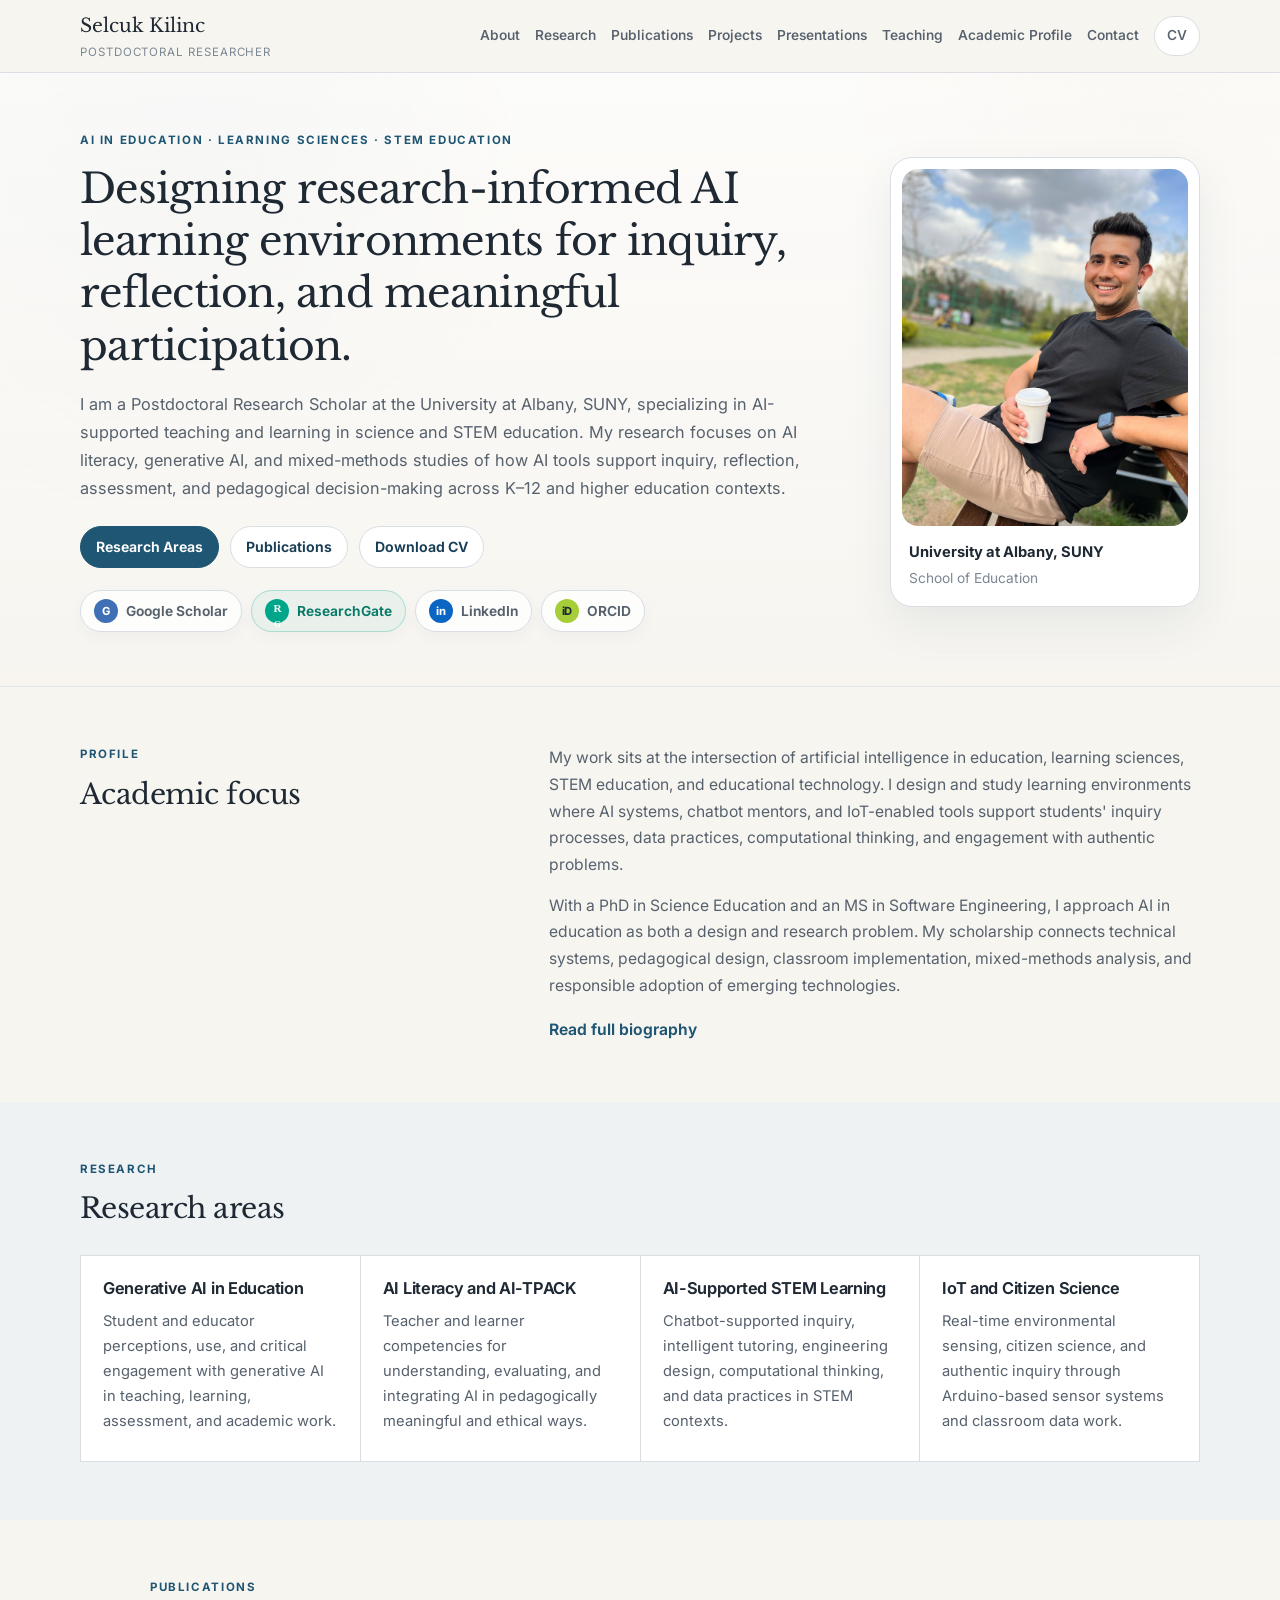
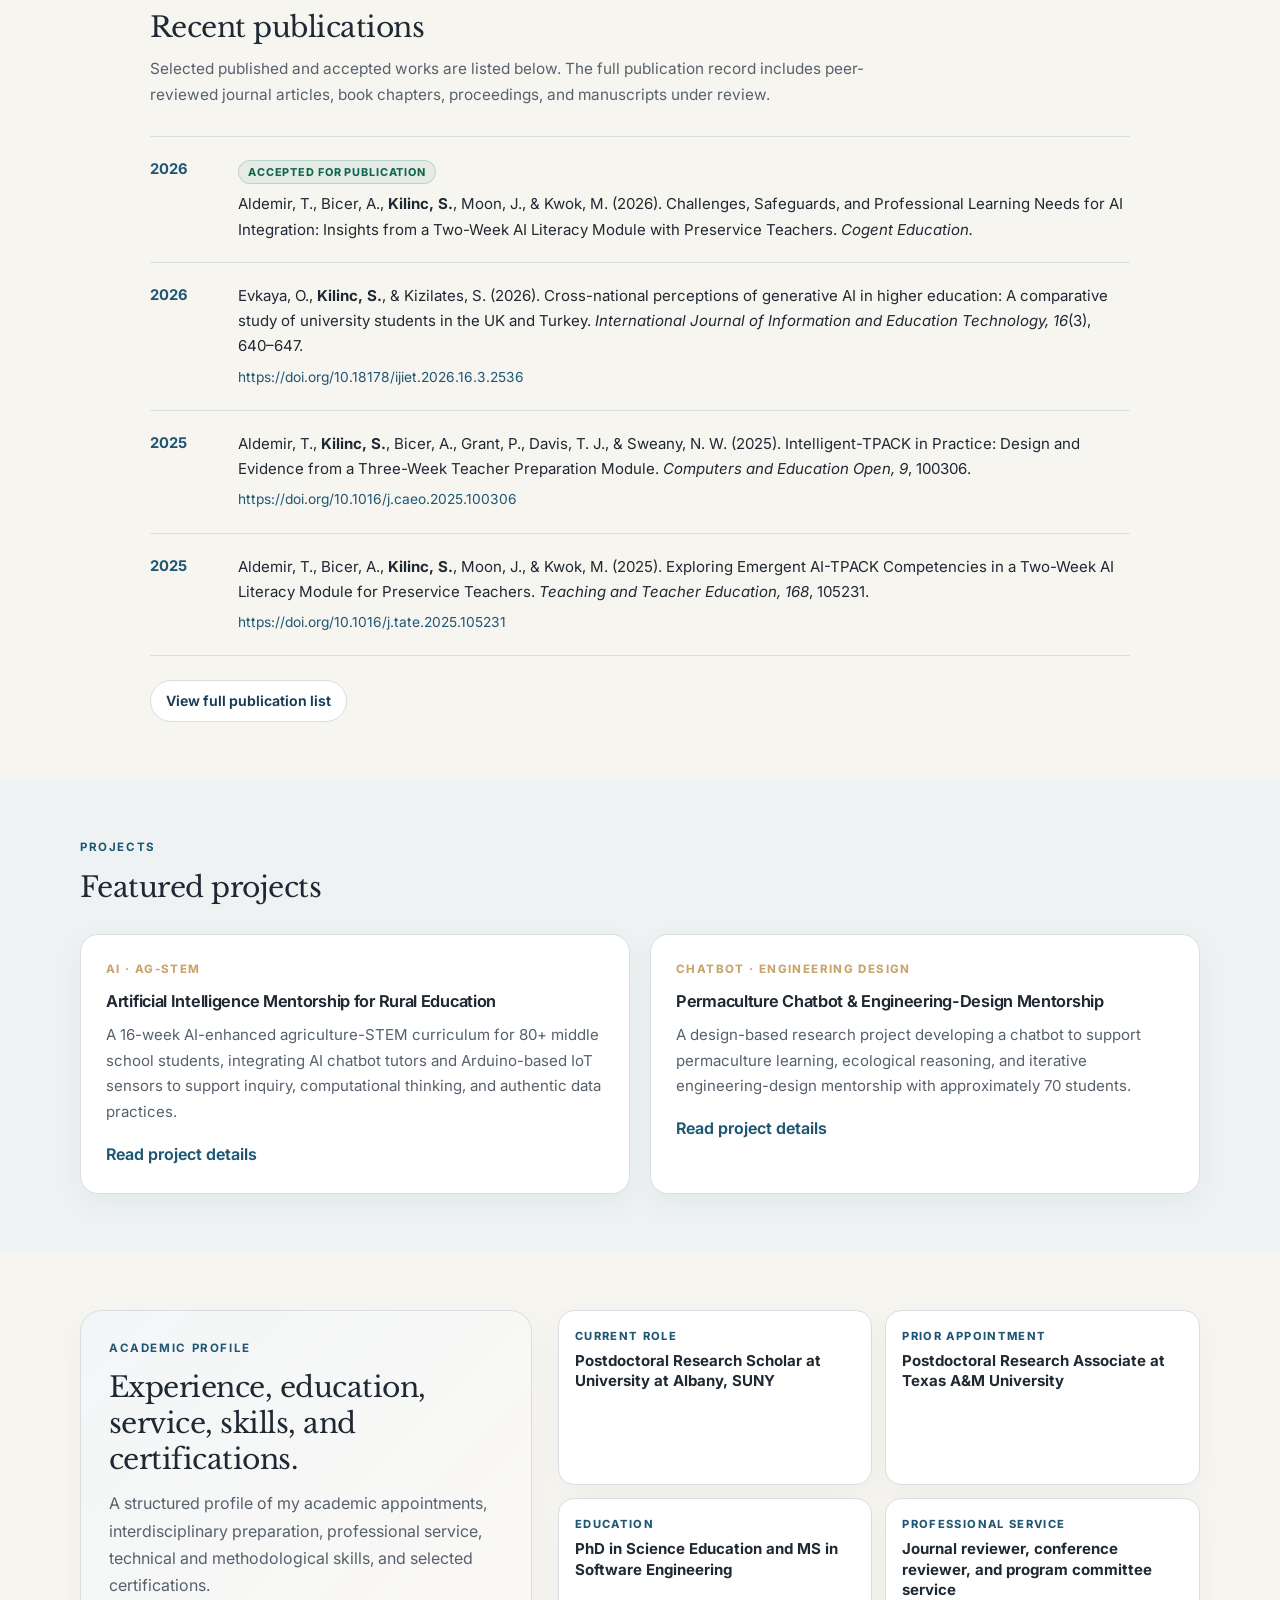
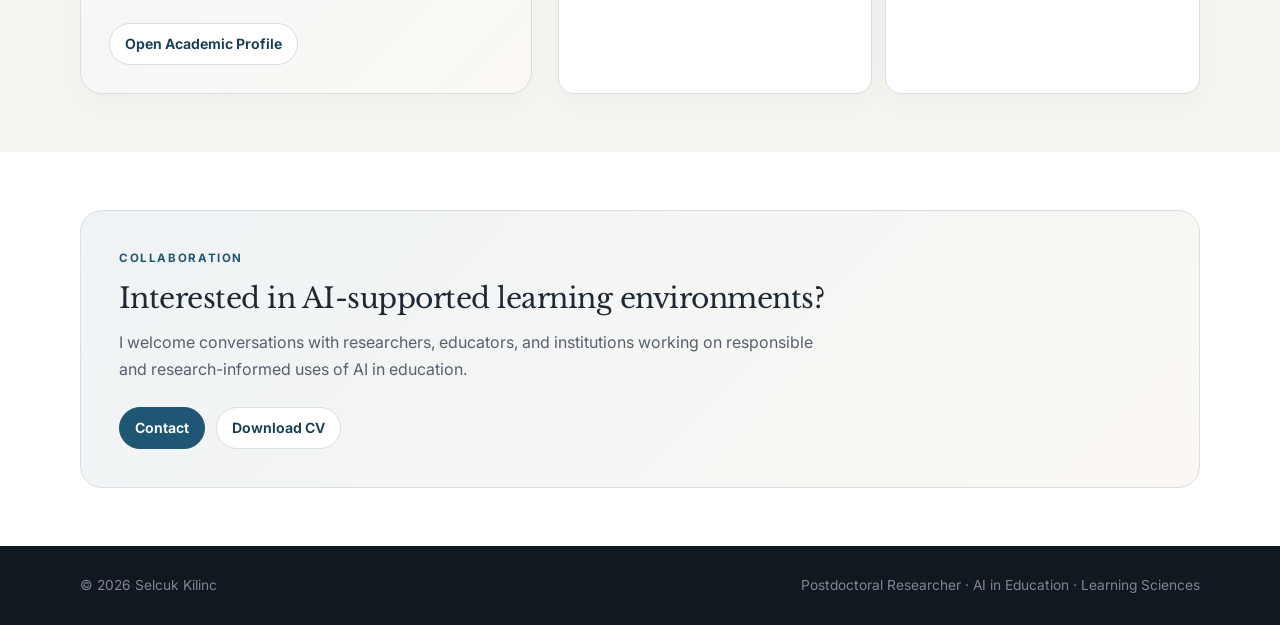
<file: index.html>
<!DOCTYPE html>
<html lang="en">
<head>
  <meta charset="UTF-8" />
  <meta name="viewport" content="width=device-width, initial-scale=1.0" />

  <title>Selcuk Kilinc | Postdoctoral Researcher</title>
  <meta name="description" content="Academic website of Selcuk Kilinc, Postdoctoral Researcher in science and STEM education specializing in AI-supported teaching and learning." />
  <meta name="author" content="Selcuk Kilinc" />

  <meta property="og:title" content="Selcuk Kilinc | Postdoctoral Researcher" />
  <meta property="og:description" content="Academic portfolio of Selcuk Kilinc, Postdoctoral Researcher in science and STEM education specializing in AI-supported teaching and learning." />
  <meta property="og:type" content="website" />
  <meta property="og:image" content="assets/img/profile.jpg" />

  <link rel="preconnect" href="https://fonts.googleapis.com" />
  <link rel="preconnect" href="https://fonts.gstatic.com" crossorigin />
  <link href="https://fonts.googleapis.com/css2?family=Libre+Baskerville:wght@400;700&family=Inter:wght@400;500;600;700&display=swap" rel="stylesheet" />

  <link rel="stylesheet" href="assets/css/style.css" />
</head>

<body data-page="home">
  <header class="site-header" id="site-header">
    <nav class="nav container">
      <a class="brand" href="index.html">
        <span class="brand-name">Selcuk Kilinc</span>
        <span class="brand-subtitle">Postdoctoral Researcher</span>
      </a>

      <button class="nav-toggle" id="nav-toggle" type="button" aria-label="Open navigation">
        <span></span>
        <span></span>
      </button>

      <div class="nav-menu" id="nav-menu">
        <a href="about.html">About</a>
        <a href="research.html">Research</a>
        <a href="publications.html">Publications</a>
        <a href="projects.html">Projects</a>
        <a href="presentations.html">Presentations</a>
        <a href="teaching.html">Teaching</a>
        <a href="academic-profile.html">Academic Profile</a>
        <a href="contact.html">Contact</a>
        <a class="cv-link" href="assets/docs/Selcuk_Kilinc_CV.pdf" target="_blank" rel="noopener">CV</a>
      </div>
    </nav>
  </header>

  <main>
    <section class="hero">
      <div class="container hero-grid">
        <div class="hero-text">
          <p class="section-label">AI in Education · Learning Sciences · STEM Education</p>

          <h1>Designing research-informed AI learning environments for inquiry, reflection, and meaningful participation.</h1>

          <p class="hero-summary">
            I am a Postdoctoral Research Scholar at the University at Albany, SUNY, specializing in AI-supported teaching and learning in science and STEM education. My research focuses on AI literacy, generative AI, and mixed-methods studies of how AI tools support inquiry, reflection, assessment, and pedagogical decision-making across K–12 and higher education contexts.
          </p>

          <div class="hero-actions">
            <a class="button primary" href="research.html">Research Areas</a>
            <a class="button secondary" href="publications.html">Publications</a>
            <a class="button secondary" href="assets/docs/Selcuk_Kilinc_CV.pdf" target="_blank" rel="noopener">Download CV</a>
          </div>

          <div class="social-button-row">
            <a class="social-button scholar" href="https://scholar.google.com/citations?user=oghAi08AAAAJ&amp;hl=tr" target="_blank" rel="noopener">
              <span class="social-icon">G</span>
              <span>Google Scholar</span>
            </a>

            <a class="social-button rg-link" href="https://www.researchgate.net/profile/Selcuk-Kilinc-3" target="_blank" rel="noopener">
              <span class="social-icon rg">R<sup>G</sup></span>
              <span>ResearchGate</span>
            </a>

            <a class="social-button linkedin" href="https://www.linkedin.com/in/selcukilinc/" target="_blank" rel="noopener">
              <span class="social-icon">in</span>
              <span>LinkedIn</span>
            </a>

            <a class="social-button orcid" href="https://orcid.org/0000-0001-8846-7243" target="_blank" rel="noopener">
              <span class="social-icon">iD</span>
              <span>ORCID</span>
            </a>
          </div>
        </div>

        <aside class="profile-panel">
          <img src="assets/img/profile.jpg" alt="Selcuk Kilinc" />
          <div class="profile-meta">
            <strong>University at Albany, SUNY</strong>
            <span>School of Education</span>
          </div>
        </aside>
      </div>
    </section>

    <section class="section">
      <div class="container intro-grid">
        <div>
          <p class="section-label">Profile</p>
          <h2>Academic focus</h2>
        </div>

        <div class="prose">
          <p>
            My work sits at the intersection of artificial intelligence in education, learning sciences, STEM education, and educational technology. I design and study learning environments where AI systems, chatbot mentors, and IoT-enabled tools support students' inquiry processes, data practices, computational thinking, and engagement with authentic problems.
          </p>
          <p>
            With a PhD in Science Education and an MS in Software Engineering, I approach AI in education as both a design and research problem. My scholarship connects technical systems, pedagogical design, classroom implementation, mixed-methods analysis, and responsible adoption of emerging technologies.
          </p>
          <a class="text-link" href="about.html">Read full biography</a>
        </div>
      </div>
    </section>

    <section class="section soft">
      <div class="container">
        <div class="section-heading">
          <p class="section-label">Research</p>
          <h2>Research areas</h2>
        </div>

        <div class="quiet-grid">
          <article>
            <h3>Generative AI in Education</h3>
            <p>Student and educator perceptions, use, and critical engagement with generative AI in teaching, learning, assessment, and academic work.</p>
          </article>

          <article>
            <h3>AI Literacy and AI-TPACK</h3>
            <p>Teacher and learner competencies for understanding, evaluating, and integrating AI in pedagogically meaningful and ethical ways.</p>
          </article>

          <article>
            <h3>AI-Supported STEM Learning</h3>
            <p>Chatbot-supported inquiry, intelligent tutoring, engineering design, computational thinking, and data practices in STEM contexts.</p>
          </article>

          <article>
            <h3>IoT and Citizen Science</h3>
            <p>Real-time environmental sensing, citizen science, and authentic inquiry through Arduino-based sensor systems and classroom data work.</p>
          </article>
        </div>
      </div>
    </section>

    <section class="section">
      <div class="container publication-preview">
        <div class="section-heading">
          <p class="section-label">Publications</p>
          <h2>Recent publications</h2>
          <p class="section-note">
            Selected published and accepted works are listed below. The full publication record includes peer-reviewed journal articles, book chapters, proceedings, and manuscripts under review.
          </p>
        </div>

        <div class="citation-list">
          <article class="citation-item">
            <div class="citation-year">2026</div>
            <div>
              <span class="status-badge accepted">Accepted for publication</span>
              <p class="citation-text">
                Aldemir, T., Bicer, A., <strong>Kilinc, S.</strong>, Moon, J., &amp; Kwok, M. (2026). Challenges, Safeguards, and Professional Learning Needs for AI Integration: Insights from a Two-Week AI Literacy Module with Preservice Teachers. <em>Cogent Education.</em>
              </p>
            </div>
          </article>

          <article class="citation-item">
            <div class="citation-year">2026</div>
            <div>
              <p class="citation-text">
                Evkaya, O., <strong>Kilinc, S.</strong>, &amp; Kizilates, S. (2026). Cross-national perceptions of generative AI in higher education: A comparative study of university students in the UK and Turkey. <em>International Journal of Information and Education Technology, 16</em>(3), 640–647.
              </p>
              <a href="https://doi.org/10.18178/ijiet.2026.16.3.2536" target="_blank" rel="noopener">https://doi.org/10.18178/ijiet.2026.16.3.2536</a>
            </div>
          </article>

          <article class="citation-item">
            <div class="citation-year">2025</div>
            <div>
              <p class="citation-text">
                Aldemir, T., <strong>Kilinc, S.</strong>, Bicer, A., Grant, P., Davis, T. J., &amp; Sweany, N. W. (2025). Intelligent-TPACK in Practice: Design and Evidence from a Three-Week Teacher Preparation Module. <em>Computers and Education Open, 9</em>, 100306.
              </p>
              <a href="https://doi.org/10.1016/j.caeo.2025.100306" target="_blank" rel="noopener">https://doi.org/10.1016/j.caeo.2025.100306</a>
            </div>
          </article>

          <article class="citation-item">
            <div class="citation-year">2025</div>
            <div>
              <p class="citation-text">
                Aldemir, T., Bicer, A., <strong>Kilinc, S.</strong>, Moon, J., &amp; Kwok, M. (2025). Exploring Emergent AI-TPACK Competencies in a Two-Week AI Literacy Module for Preservice Teachers. <em>Teaching and Teacher Education, 168</em>, 105231.
              </p>
              <a href="https://doi.org/10.1016/j.tate.2025.105231" target="_blank" rel="noopener">https://doi.org/10.1016/j.tate.2025.105231</a>
            </div>
          </article>
        </div>

        <a class="button secondary small-button" href="publications.html">View full publication list</a>
      </div>
    </section>

    <section class="section soft">
      <div class="container">
        <div class="section-heading">
          <p class="section-label">Projects</p>
          <h2>Featured projects</h2>
        </div>

        <div class="project-grid">
          <article class="project-card">
            <span class="project-type">AI · Ag-STEM</span>
            <h3>Artificial Intelligence Mentorship for Rural Education</h3>
            <p>
              A 16-week AI-enhanced agriculture-STEM curriculum for 80+ middle school students, integrating AI chatbot tutors and Arduino-based IoT sensors to support inquiry, computational thinking, and authentic data practices.
            </p>
            <a href="projects.html#ai-mentorship">Read project details</a>
          </article>

          <article class="project-card">
            <span class="project-type">Chatbot · Engineering Design</span>
            <h3>Permaculture Chatbot & Engineering-Design Mentorship</h3>
            <p>
              A design-based research project developing a chatbot to support permaculture learning, ecological reasoning, and iterative engineering-design mentorship with approximately 70 students.
            </p>
            <a href="projects.html#permaculture-chatbot">Read project details</a>
          </article>
        </div>
      </div>
    </section>

    <section class="section">
      <div class="container profile-preview-grid">
        <article class="profile-preview-card">
          <p class="section-label">Academic Profile</p>
          <h2>Experience, education, service, skills, and certifications.</h2>
          <p>
            A structured profile of my academic appointments, interdisciplinary preparation, professional service, technical and methodological skills, and selected certifications.
          </p>
          <a class="button secondary small-button" href="academic-profile.html">Open Academic Profile</a>
        </article>

        <div class="profile-preview-list">
          <div class="profile-preview-item">
            <span>Current role</span>
            <strong>Postdoctoral Research Scholar at University at Albany, SUNY</strong>
          </div>

          <div class="profile-preview-item">
            <span>Prior appointment</span>
            <strong>Postdoctoral Research Associate at Texas A&M University</strong>
          </div>

          <div class="profile-preview-item">
            <span>Education</span>
            <strong>PhD in Science Education and MS in Software Engineering</strong>
          </div>

          <div class="profile-preview-item">
            <span>Professional service</span>
            <strong>Journal reviewer, conference reviewer, and program committee service</strong>
          </div>
        </div>
      </div>
    </section>

    <section class="section closing">
      <div class="container closing-box">
        <p class="section-label">Collaboration</p>
        <h2>Interested in AI-supported learning environments?</h2>
        <p>
          I welcome conversations with researchers, educators, and institutions working on responsible and research-informed uses of AI in education.
        </p>
        <div class="hero-actions">
          <a class="button primary" href="contact.html">Contact</a>
          <a class="button secondary" href="assets/docs/Selcuk_Kilinc_CV.pdf" target="_blank" rel="noopener">Download CV</a>
        </div>
      </div>
    </section>
  </main>

  <footer class="site-footer">
    <div class="container footer-inner">
      <p>© <span id="year"></span> Selcuk Kilinc</p>
      <p>Postdoctoral Researcher · AI in Education · Learning Sciences</p>
    </div>
  </footer>

  <script src="assets/js/main.js"></script>
</body>
</html>
</file>
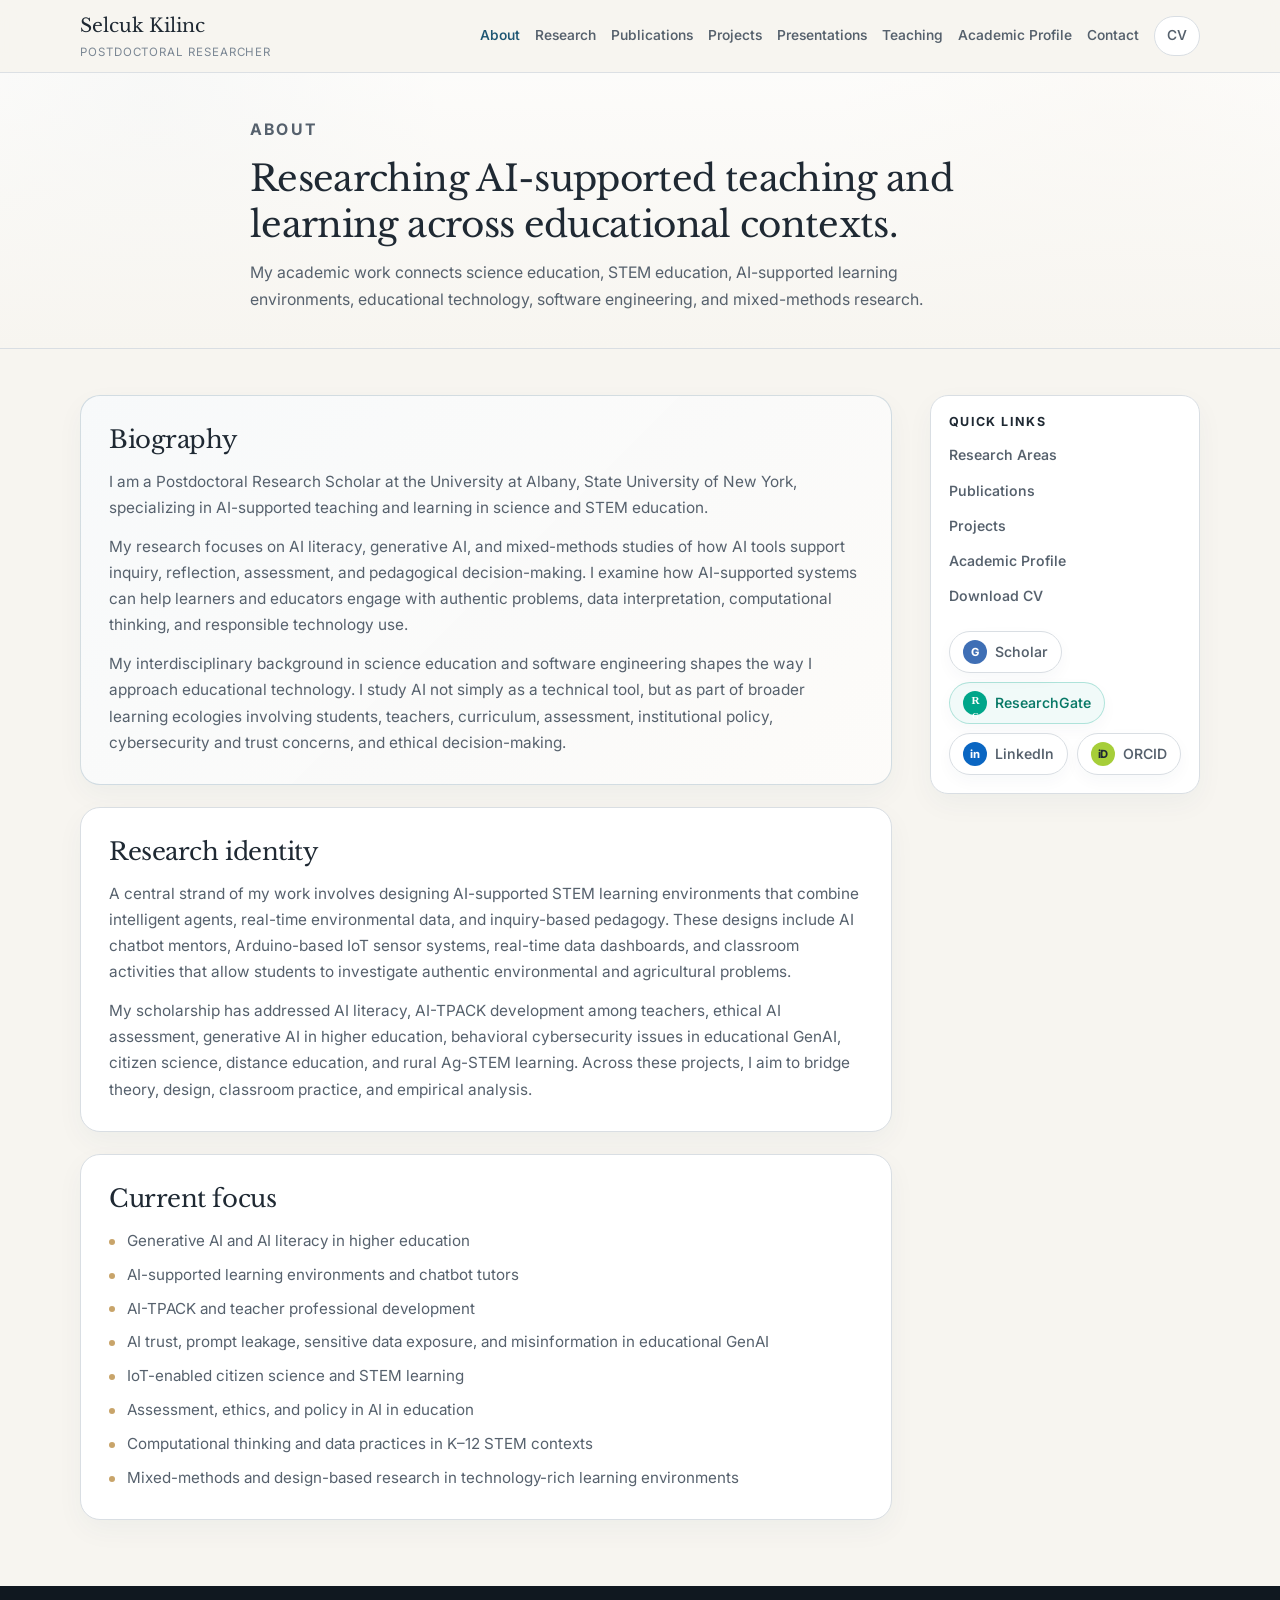
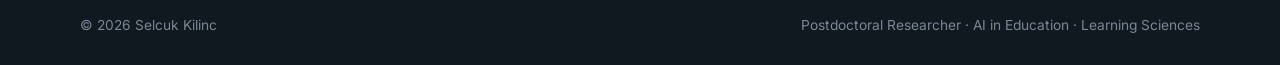
<file: about.html>
<!DOCTYPE html>
<html lang="en">
<head>
  <meta charset="UTF-8" />
  <meta name="viewport" content="width=device-width, initial-scale=1.0" />

  <title>About | Selcuk Kilinc</title>
  <meta name="description" content="About Selcuk Kilinc, Postdoctoral Researcher in science and STEM education specializing in AI-supported teaching and learning." />

  <link rel="preconnect" href="https://fonts.googleapis.com" />
  <link rel="preconnect" href="https://fonts.gstatic.com" crossorigin />
  <link href="https://fonts.googleapis.com/css2?family=Libre+Baskerville:wght@400;700&family=Inter:wght@400;500;600;700&display=swap" rel="stylesheet" />
  <link rel="stylesheet" href="assets/css/style.css" />
</head>

<body data-page="about">
  <header class="site-header" id="site-header">
    <nav class="nav container">
      <a class="brand" href="index.html">
        <span class="brand-name">Selcuk Kilinc</span>
        <span class="brand-subtitle">Postdoctoral Researcher</span>
      </a>

      <button class="nav-toggle" id="nav-toggle" type="button" aria-label="Open navigation">
        <span></span>
        <span></span>
      </button>

      <div class="nav-menu" id="nav-menu">
        <a href="about.html">About</a>
        <a href="research.html">Research</a>
        <a href="publications.html">Publications</a>
        <a href="projects.html">Projects</a>
        <a href="presentations.html">Presentations</a>
        <a href="teaching.html">Teaching</a>
        <a href="academic-profile.html">Academic Profile</a>
        <a href="contact.html">Contact</a>
        <a class="cv-link" href="assets/docs/Selcuk_Kilinc_CV.pdf" target="_blank" rel="noopener">CV</a>
      </div>
    </nav>
  </header>

  <main>
    <section class="page-hero">
      <div class="container page-hero-inner">
        <p class="section-label">About</p>
        <h1>Researching AI-supported teaching and learning across educational contexts.</h1>
        <p>
          My academic work connects science education, STEM education, AI-supported learning environments, educational technology, software engineering, and mixed-methods research.
        </p>
      </div>
    </section>

    <section class="page-main">
      <div class="container page-grid">
        <div class="content-stack">
          <article class="content-block featured-block">
            <h2>Biography</h2>
            <p>
              I am a Postdoctoral Research Scholar at the University at Albany, State University of New York, specializing in AI-supported teaching and learning in science and STEM education.
            </p>
            <p>
              My research focuses on AI literacy, generative AI, and mixed-methods studies of how AI tools support inquiry, reflection, assessment, and pedagogical decision-making. I examine how AI-supported systems can help learners and educators engage with authentic problems, data interpretation, computational thinking, and responsible technology use.
            </p>
            <p>
              My interdisciplinary background in science education and software engineering shapes the way I approach educational technology. I study AI not simply as a technical tool, but as part of broader learning ecologies involving students, teachers, curriculum, assessment, institutional policy, cybersecurity and trust concerns, and ethical decision-making.
            </p>
          </article>

          <article class="content-block">
            <h2>Research identity</h2>
            <p>
              A central strand of my work involves designing AI-supported STEM learning environments that combine intelligent agents, real-time environmental data, and inquiry-based pedagogy. These designs include AI chatbot mentors, Arduino-based IoT sensor systems, real-time data dashboards, and classroom activities that allow students to investigate authentic environmental and agricultural problems.
            </p>
            <p>
              My scholarship has addressed AI literacy, AI-TPACK development among teachers, ethical AI assessment, generative AI in higher education, behavioral cybersecurity issues in educational GenAI, citizen science, distance education, and rural Ag-STEM learning. Across these projects, I aim to bridge theory, design, classroom practice, and empirical analysis.
            </p>
          </article>

          <article class="content-block">
            <h2>Current focus</h2>
            <ul class="detail-list">
              <li>Generative AI and AI literacy in higher education</li>
              <li>AI-supported learning environments and chatbot tutors</li>
              <li>AI-TPACK and teacher professional development</li>
              <li>AI trust, prompt leakage, sensitive data exposure, and misinformation in educational GenAI</li>
              <li>IoT-enabled citizen science and STEM learning</li>
              <li>Assessment, ethics, and policy in AI in education</li>
              <li>Computational thinking and data practices in K–12 STEM contexts</li>
              <li>Mixed-methods and design-based research in technology-rich learning environments</li>
            </ul>
          </article>
        </div>

        <aside class="sidebar">
          <h2>Quick links</h2>
          <ul>
            <li><a href="research.html">Research Areas</a></li>
            <li><a href="publications.html">Publications</a></li>
            <li><a href="projects.html">Projects</a></li>
            <li><a href="academic-profile.html">Academic Profile</a></li>
            <li><a href="assets/docs/Selcuk_Kilinc_CV.pdf" target="_blank" rel="noopener">Download CV</a></li>
          </ul>

          <div class="social-button-row">
            <a class="social-button scholar" href="https://scholar.google.com/citations?user=oghAi08AAAAJ&amp;hl=tr" target="_blank" rel="noopener"><span class="social-icon">G</span><span>Scholar</span></a>
            <a class="social-button rg-link" href="https://www.researchgate.net/profile/Selcuk-Kilinc-3" target="_blank" rel="noopener"><span class="social-icon rg">R<sup>G</sup></span><span>ResearchGate</span></a>
            <a class="social-button linkedin" href="https://www.linkedin.com/in/selcukilinc/" target="_blank" rel="noopener"><span class="social-icon">in</span><span>LinkedIn</span></a>
            <a class="social-button orcid" href="https://orcid.org/0000-0001-8846-7243" target="_blank" rel="noopener"><span class="social-icon">iD</span><span>ORCID</span></a>
          </div>
        </aside>
      </div>
    </section>
  </main>

  <footer class="site-footer">
    <div class="container footer-inner">
      <p>© <span id="year"></span> Selcuk Kilinc</p>
      <p>Postdoctoral Researcher · AI in Education · Learning Sciences</p>
    </div>
  </footer>

  <script src="assets/js/main.js"></script>
</body>
</html>
</file>
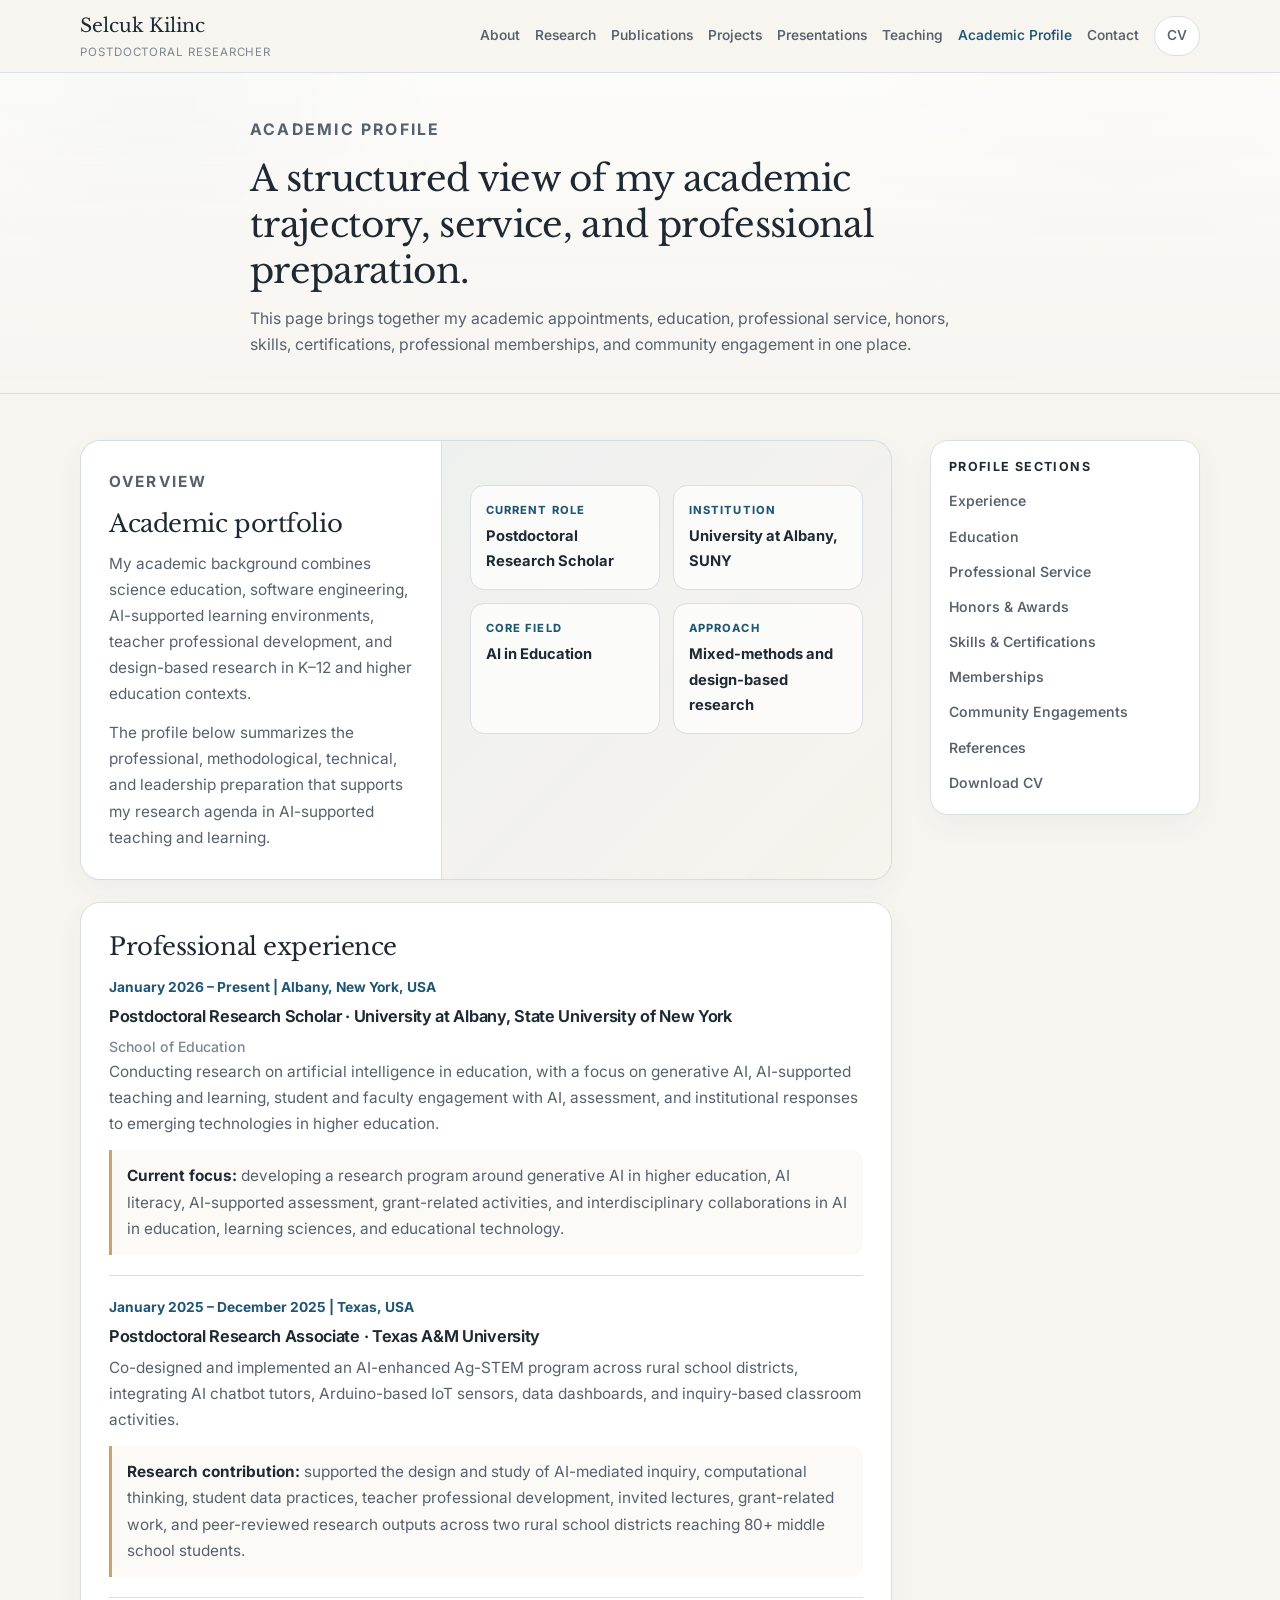
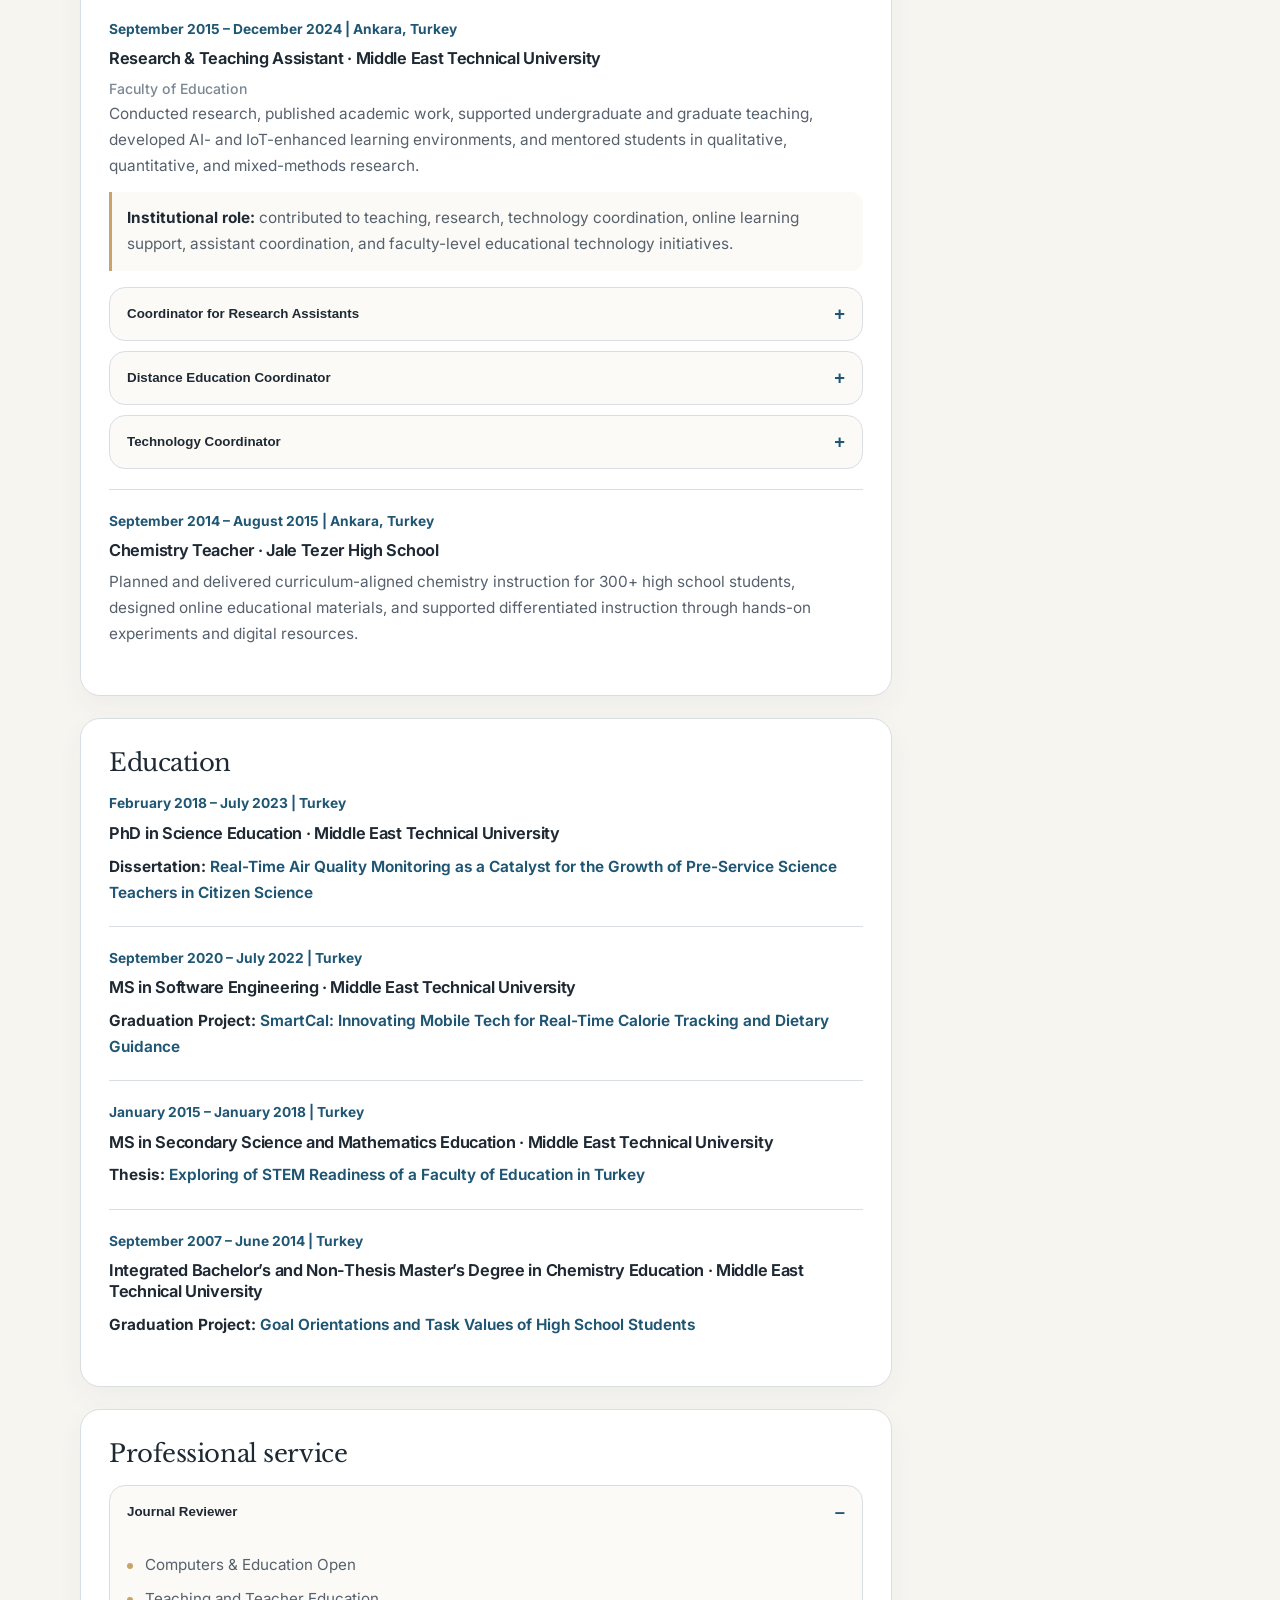
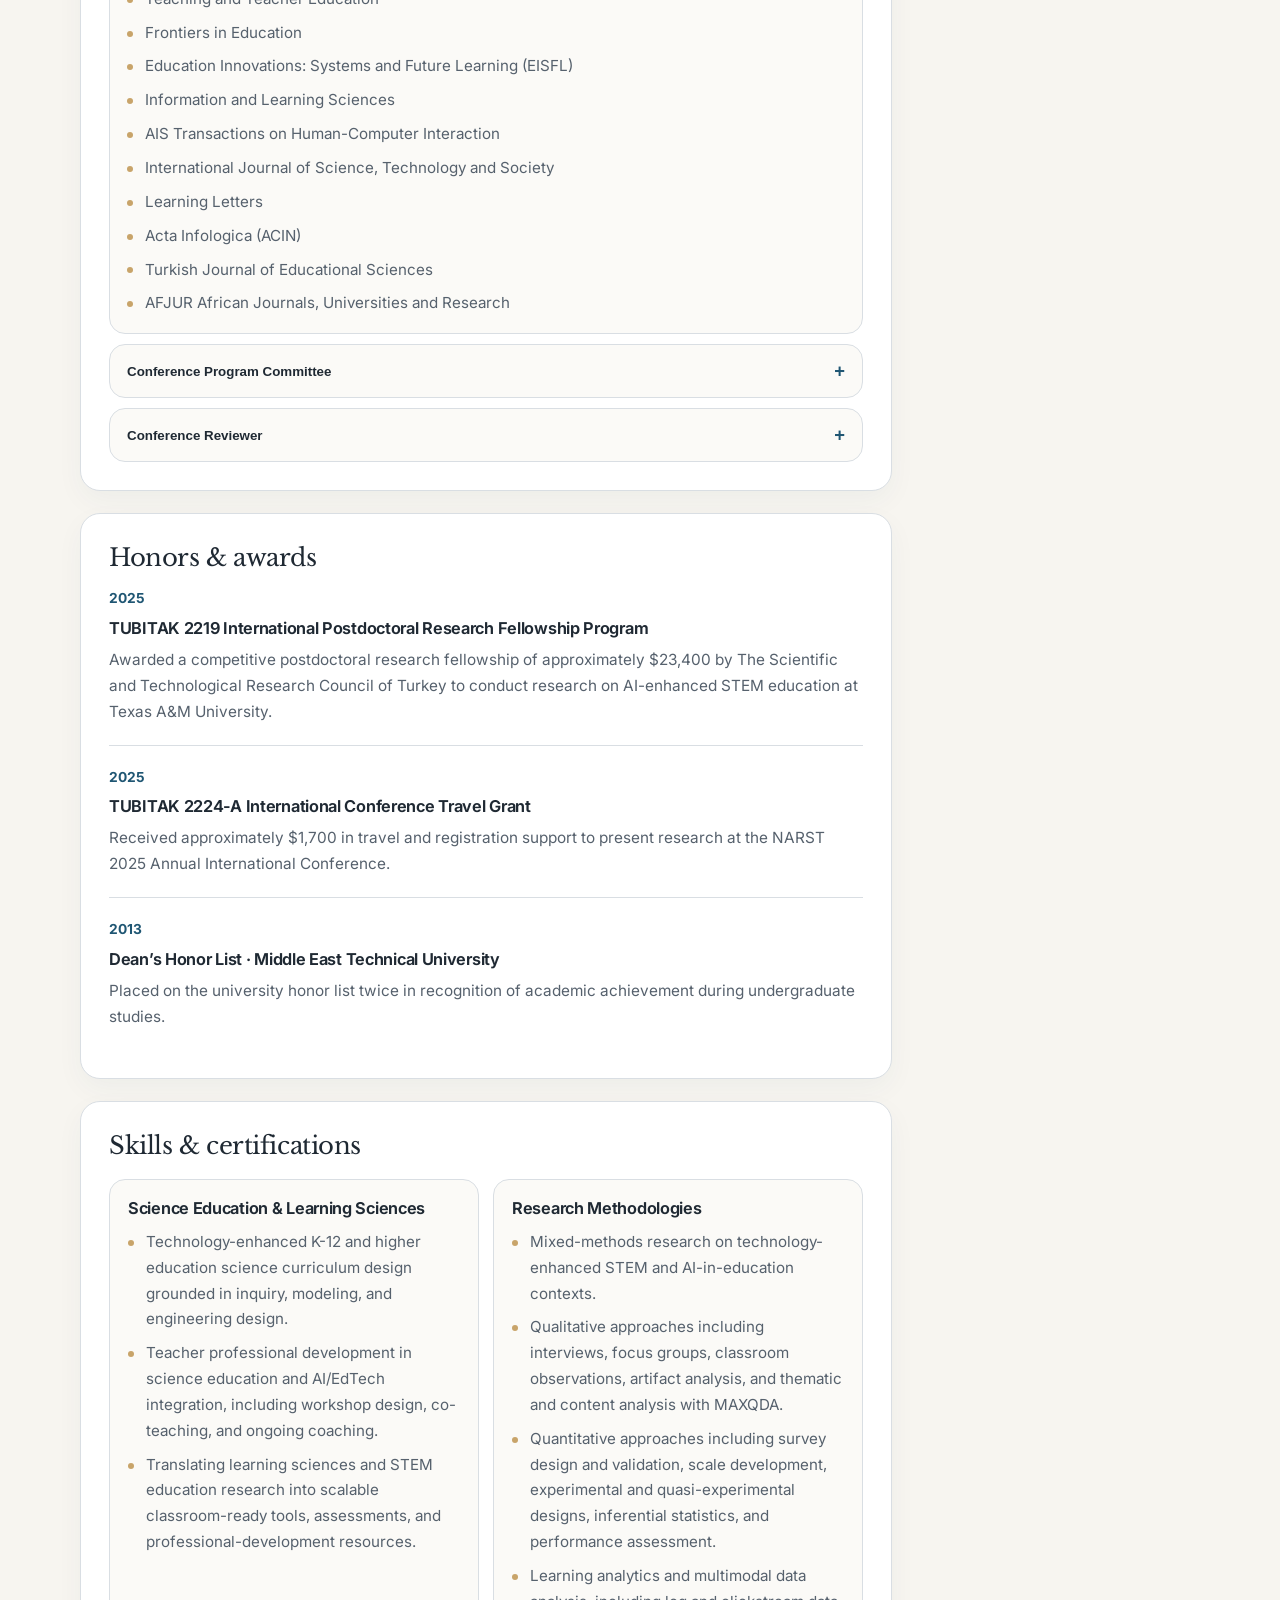
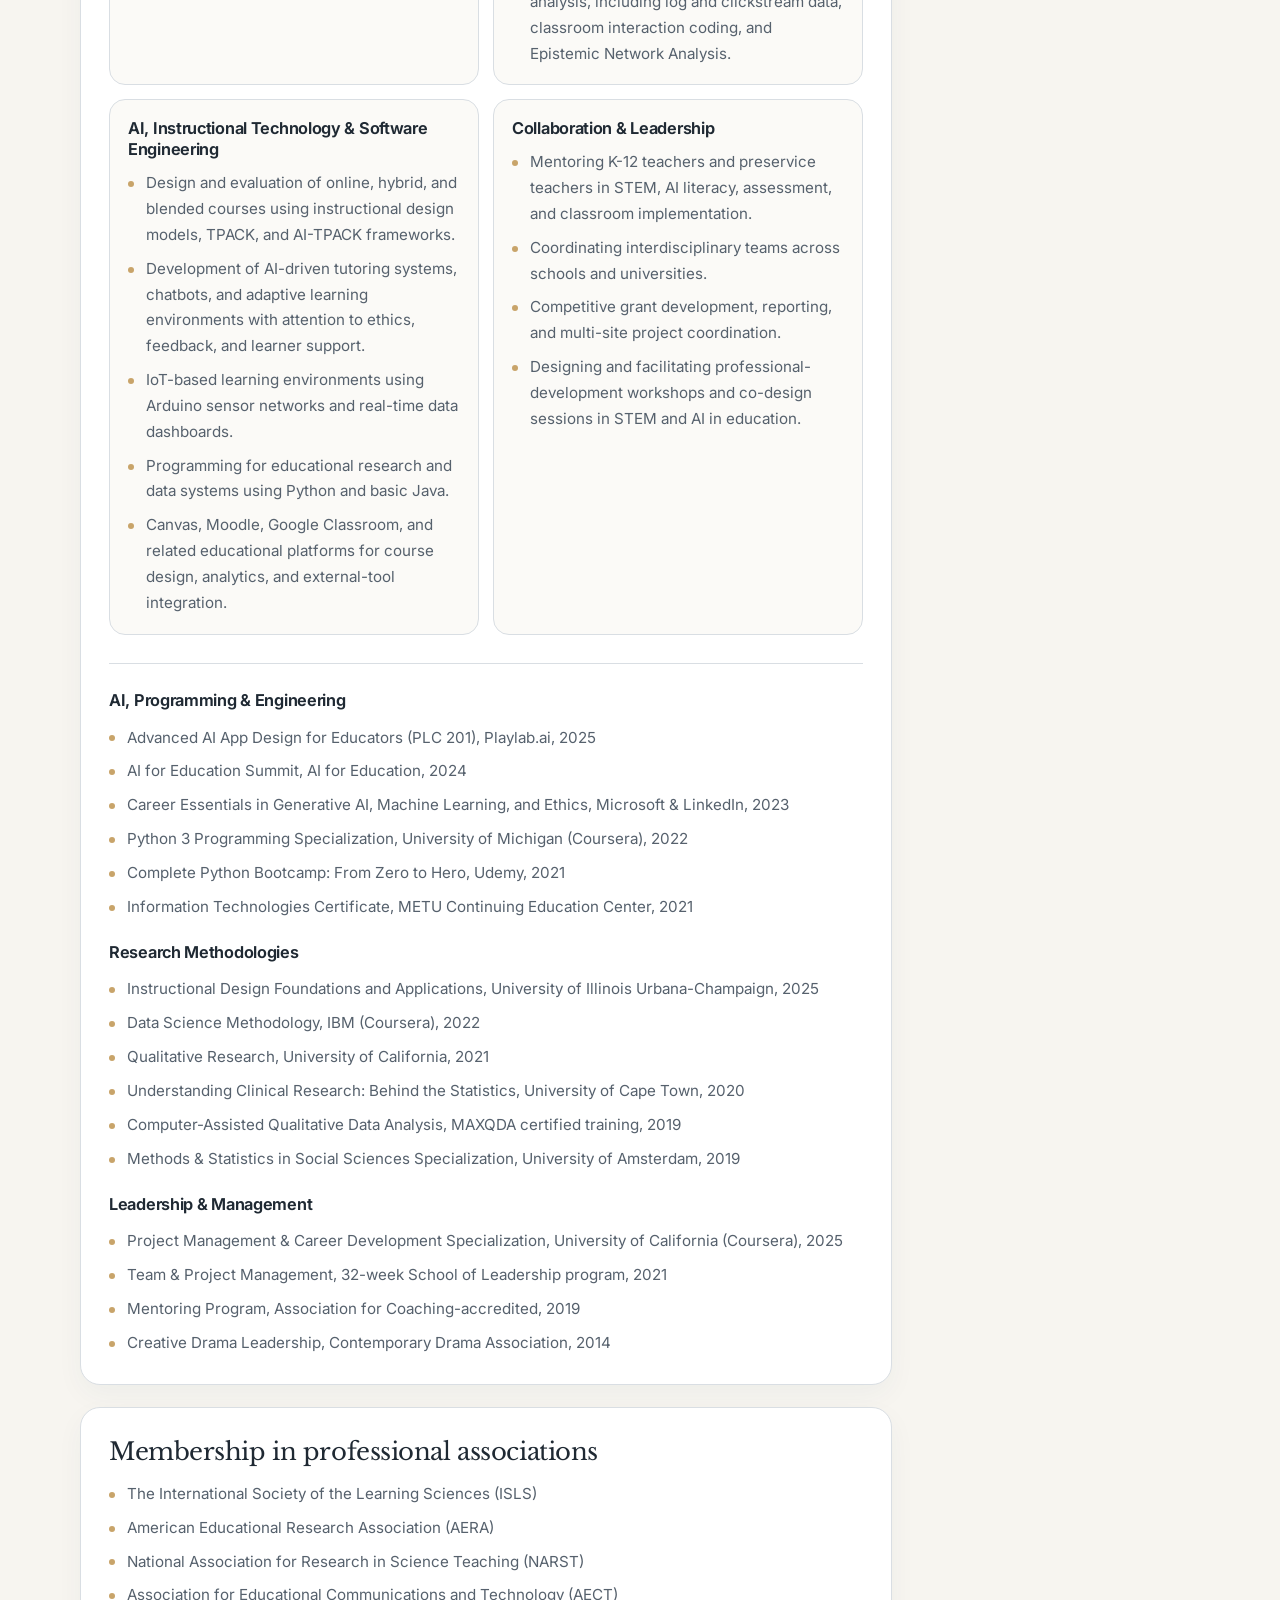
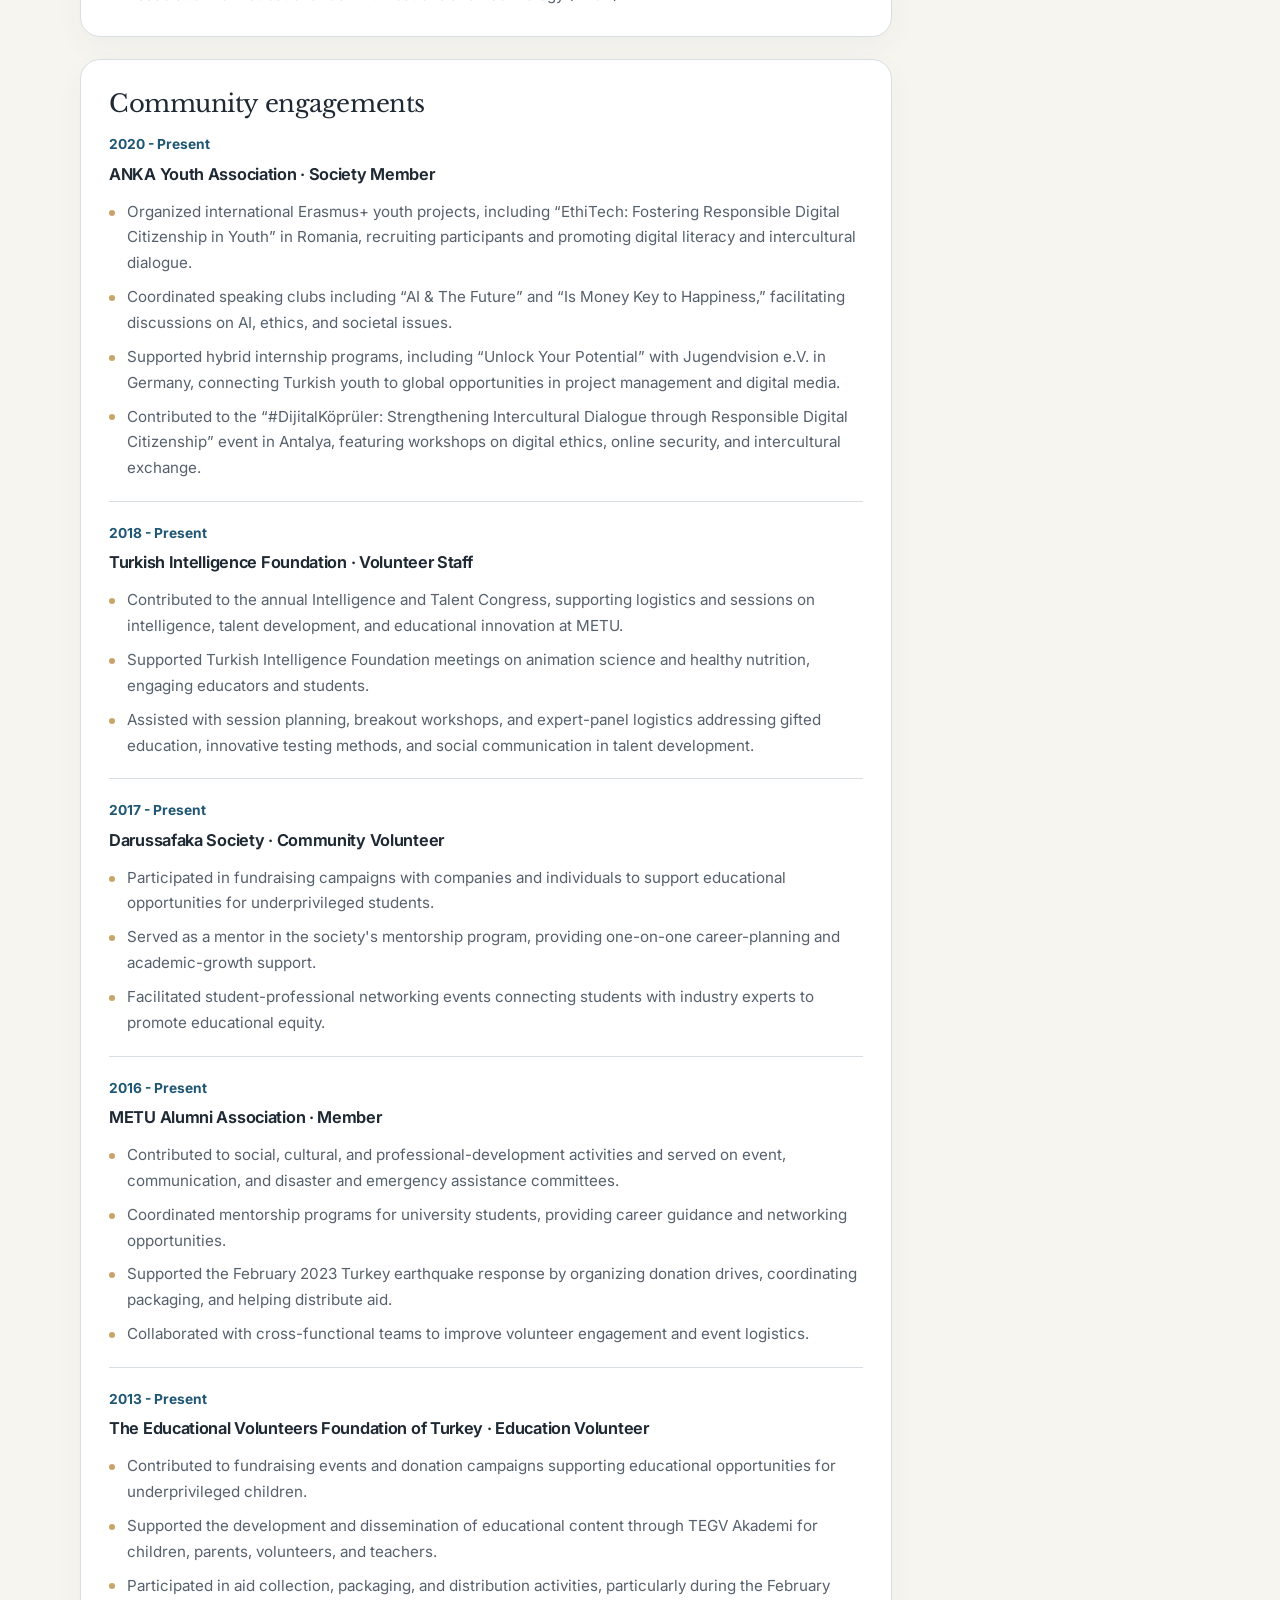
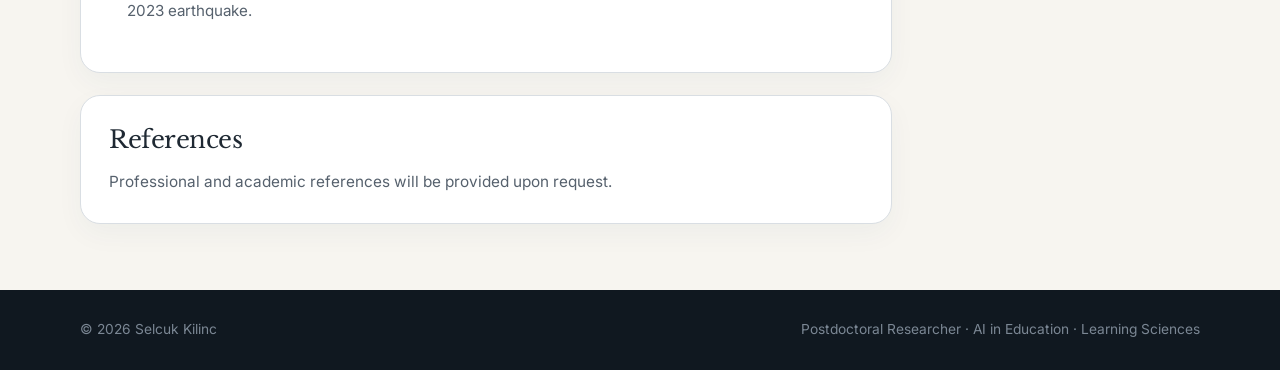
<file: academic-profile.html>
<!DOCTYPE html>
<html lang="en">
<head>
  <meta charset="UTF-8" />
  <meta name="viewport" content="width=device-width, initial-scale=1.0" />

  <title>Academic Profile | Selcuk Kilinc</title>
  <meta name="description" content="Academic profile of Selcuk Kilinc, including professional experience, education, professional service, honors, skills, certifications, memberships, and community engagement." />

  <link rel="preconnect" href="https://fonts.googleapis.com" />
  <link rel="preconnect" href="https://fonts.gstatic.com" crossorigin />
  <link href="https://fonts.googleapis.com/css2?family=Libre+Baskerville:wght@400;700&family=Inter:wght@400;500;600;700&display=swap" rel="stylesheet" />
  <link rel="stylesheet" href="assets/css/style.css" />
</head>

<body data-page="academic-profile">
  <header class="site-header" id="site-header">
    <nav class="nav container">
      <a class="brand" href="index.html">
        <span class="brand-name">Selcuk Kilinc</span>
        <span class="brand-subtitle">Postdoctoral Researcher</span>
      </a>

      <button class="nav-toggle" id="nav-toggle" type="button" aria-label="Open navigation">
        <span></span>
        <span></span>
      </button>

      <div class="nav-menu" id="nav-menu">
        <a href="about.html">About</a>
        <a href="research.html">Research</a>
        <a href="publications.html">Publications</a>
        <a href="projects.html">Projects</a>
        <a href="presentations.html">Presentations</a>
        <a href="teaching.html">Teaching</a>
        <a href="academic-profile.html">Academic Profile</a>
        <a href="contact.html">Contact</a>
        <a class="cv-link" href="assets/docs/Selcuk_Kilinc_CV.pdf" target="_blank" rel="noopener">CV</a>
      </div>
    </nav>
  </header>

  <main>
    <section class="page-hero">
      <div class="container page-hero-inner">
        <p class="section-label">Academic Profile</p>
        <h1>A structured view of my academic trajectory, service, and professional preparation.</h1>
        <p>
          This page brings together my academic appointments, education, professional service, honors, skills, certifications, professional memberships, and community engagement in one place.
        </p>
      </div>
    </section>

    <section class="page-main">
      <div class="container page-grid">
        <div class="content-stack">
          <article class="content-block profile-intro featured-block">
            <div class="profile-intro-grid">
              <div class="profile-intro-panel">
                <p class="section-label">Overview</p>
                <h2>Academic portfolio</h2>
                <p>
                  My academic background combines science education, software engineering, AI-supported learning environments, teacher professional development, and design-based research in K–12 and higher education contexts.
                </p>
                <p>
                  The profile below summarizes the professional, methodological, technical, and leadership preparation that supports my research agenda in AI-supported teaching and learning.
                </p>
              </div>

              <div class="profile-intro-panel soft-panel">
                <div class="profile-microgrid">
                  <div class="profile-microcard">
                    <span>Current role</span>
                    <strong>Postdoctoral Research Scholar</strong>
                  </div>
                  <div class="profile-microcard">
                    <span>Institution</span>
                    <strong>University at Albany, SUNY</strong>
                  </div>
                  <div class="profile-microcard">
                    <span>Core field</span>
                    <strong>AI in Education</strong>
                  </div>
                  <div class="profile-microcard">
                    <span>Approach</span>
                    <strong>Mixed-methods and design-based research</strong>
                  </div>
                </div>
              </div>
            </div>
          </article>

          <article class="content-block" id="experience">
            <h2>Professional experience</h2>

            <div class="profile-entry">
              <span class="date">January 2026 – Present | Albany, New York, USA</span>
              <h3>Postdoctoral Research Scholar · University at Albany, State University of New York</h3>
              <span class="role-subtitle">School of Education</span>
              <p>
                Conducting research on artificial intelligence in education, with a focus on generative AI, AI-supported teaching and learning, student and faculty engagement with AI, assessment, and institutional responses to emerging technologies in higher education.
              </p>
              <p class="role-highlight">
                <strong>Current focus:</strong> developing a research program around generative AI in higher education, AI literacy, AI-supported assessment, grant-related activities, and interdisciplinary collaborations in AI in education, learning sciences, and educational technology.
              </p>
            </div>

            <div class="profile-entry">
              <span class="date">January 2025 – December 2025 | Texas, USA</span>
              <h3>Postdoctoral Research Associate · Texas A&M University</h3>
              <p>
                Co-designed and implemented an AI-enhanced Ag-STEM program across rural school districts, integrating AI chatbot tutors, Arduino-based IoT sensors, data dashboards, and inquiry-based classroom activities.
              </p>
              <p class="role-highlight">
                <strong>Research contribution:</strong> supported the design and study of AI-mediated inquiry, computational thinking, student data practices, teacher professional development, invited lectures, grant-related work, and peer-reviewed research outputs across two rural school districts reaching 80+ middle school students.
              </p>
            </div>

            <div class="profile-entry">
              <span class="date">September 2015 – December 2024 | Ankara, Turkey</span>
              <h3>Research & Teaching Assistant · Middle East Technical University</h3>
              <span class="role-subtitle">Faculty of Education</span>
              <p>
                Conducted research, published academic work, supported undergraduate and graduate teaching, developed AI- and IoT-enhanced learning environments, and mentored students in qualitative, quantitative, and mixed-methods research.
              </p>
              <p class="role-highlight">
                <strong>Institutional role:</strong> contributed to teaching, research, technology coordination, online learning support, assistant coordination, and faculty-level educational technology initiatives.
              </p>

              <div class="accordion">
                <div class="accordion-item">
                  <button class="accordion-button" type="button">Coordinator for Research Assistants</button>
                  <div class="accordion-panel">
                    <p>Led 20+ research assistants, aligned responsibilities with faculty priorities, coordinated workload planning, and supported the timely completion of research and instructional duties.</p>
                  </div>
                </div>

                <div class="accordion-item">
                  <button class="accordion-button" type="button">Distance Education Coordinator</button>
                  <div class="accordion-panel">
                    <p>Helped lead the faculty’s transition to online education during COVID-19, supporting 40+ faculty members and 200+ students while collaborating with instructors on interactive online course design and learning analytics-informed improvements.</p>
                  </div>
                </div>

                <div class="accordion-item">
                  <button class="accordion-button" type="button">Technology Coordinator</button>
                  <div class="accordion-panel">
                    <p>Provided technical support and training on educational technologies for faculty and staff, and supported the redesign and maintenance of the department website to improve navigation and access to key information.</p>
                  </div>
                </div>
              </div>
            </div>

            <div class="profile-entry">
              <span class="date">September 2014 – August 2015 | Ankara, Turkey</span>
              <h3>Chemistry Teacher · Jale Tezer High School</h3>
              <p>
                Planned and delivered curriculum-aligned chemistry instruction for 300+ high school students, designed online educational materials, and supported differentiated instruction through hands-on experiments and digital resources.
              </p>
            </div>
          </article>

          <article class="content-block" id="education">
            <h2>Education</h2>

            <div class="profile-entry">
              <span class="date">February 2018 – July 2023 | Turkey</span>
              <h3>PhD in Science Education · Middle East Technical University</h3>
              <p class="education-work">
                <span class="education-work-label">Dissertation:</span>
                <a href="https://open.metu.edu.tr/handle/11511/104524" target="_blank" rel="noopener">
                  Real-Time Air Quality Monitoring as a Catalyst for the Growth of Pre-Service Science Teachers in Citizen Science
                </a>
              </p>
            </div>

            <div class="profile-entry">
              <span class="date">September 2020 – July 2022 | Turkey</span>
              <h3>MS in Software Engineering · Middle East Technical University</h3>
              <p class="education-work">
                <span class="education-work-label">Graduation Project:</span>
                <a href="https://drive.google.com/file/d/1PQixnSdD_KE5L4O2vGMyDXaNqpjxrIEE/view?usp=sharing" target="_blank" rel="noopener">
                  SmartCal: Innovating Mobile Tech for Real-Time Calorie Tracking and Dietary Guidance
                </a>
              </p>
            </div>

            <div class="profile-entry">
              <span class="date">January 2015 – January 2018 | Turkey</span>
              <h3>MS in Secondary Science and Mathematics Education · Middle East Technical University</h3>
              <p class="education-work">
                <span class="education-work-label">Thesis:</span>
                <a href="https://open.metu.edu.tr/handle/11511/27051" target="_blank" rel="noopener">
                  Exploring of STEM Readiness of a Faculty of Education in Turkey
                </a>
              </p>
            </div>

            <div class="profile-entry">
              <span class="date">September 2007 – June 2014 | Turkey</span>
              <h3>Integrated Bachelor’s and Non-Thesis Master’s Degree in Chemistry Education · Middle East Technical University</h3>
              <p class="education-work">
                <span class="education-work-label">Graduation Project:</span>
                <a href="https://drive.google.com/file/d/1VXlFxCDAcPip1WF_mRp4aXbacQI2zuyP/view?usp=sharing" target="_blank" rel="noopener">
                  Goal Orientations and Task Values of High School Students
                </a>
              </p>
            </div>
          </article>

          <article class="content-block" id="service">
            <h2>Professional service</h2>

            <div class="accordion">
              <div class="accordion-item is-open">
                <button class="accordion-button" type="button">Journal Reviewer</button>
                <div class="accordion-panel">
                  <ul class="clean-list">
                    <li>Computers & Education Open</li>
                    <li>Teaching and Teacher Education</li>
                    <li>Frontiers in Education</li>
                    <li>Education Innovations: Systems and Future Learning (EISFL)</li>
                    <li>Information and Learning Sciences</li>
                    <li>AIS Transactions on Human-Computer Interaction</li>
                    <li>International Journal of Science, Technology and Society</li>
                    <li>Learning Letters</li>
                    <li>Acta Infologica (ACIN)</li>
                    <li>Turkish Journal of Educational Sciences</li>
                    <li>AFJUR African Journals, Universities and Research</li>
                  </ul>
                </div>
              </div>

              <div class="accordion-item">
                <button class="accordion-button" type="button">Conference Program Committee</button>
                <div class="accordion-panel">
                  <ul class="clean-list">
                    <li>ISLS Annual Meeting 2025</li>
                    <li>National Science and Mathematics Education Congress 2024</li>
                    <li>2026 NARST Annual International Conference</li>
                  </ul>
                </div>
              </div>

              <div class="accordion-item">
                <button class="accordion-button" type="button">Conference Reviewer</button>
                <div class="accordion-panel">
                  <ul class="clean-list">
                    <li>National Science and Mathematics Education Congress 2026</li>
                    <li>AECT International Convention 2026</li>
                    <li>International Conference on Artificial Intelligence in Education 2026</li>
                    <li>International Conference of the Learning Sciences 2026</li>
                    <li>CSCL Annual Meeting 2026</li>
                    <li>AECT Online Conference 2026</li>
                    <li>NARST Annual International Conference 2026</li>
                    <li>AERA Annual Meeting 2026</li>
                    <li>NARST Annual International Conference 2025</li>
                    <li>National Science and Mathematics Education Congress 2024</li>
                  </ul>
                </div>
              </div>
            </div>
          </article>

          <article class="content-block" id="honors">
            <h2>Honors & awards</h2>
            <div class="profile-entry">
              <span class="date">2025</span>
              <h3>TUBITAK 2219 International Postdoctoral Research Fellowship Program</h3>
              <p>
                Awarded a competitive postdoctoral research fellowship of approximately $23,400 by The Scientific and Technological Research Council of Turkey to conduct research on AI-enhanced STEM education at Texas A&M University.
              </p>
            </div>

            <div class="profile-entry">
              <span class="date">2025</span>
              <h3>TUBITAK 2224-A International Conference Travel Grant</h3>
              <p>
                Received approximately $1,700 in travel and registration support to present research at the NARST 2025 Annual International Conference.
              </p>
            </div>

            <div class="profile-entry">
              <span class="date">2013</span>
              <h3>Dean’s Honor List · Middle East Technical University</h3>
              <p>
                Placed on the university honor list twice in recognition of academic achievement during undergraduate studies.
              </p>
            </div>
          </article>

          <article class="content-block" id="skills">
            <h2>Skills & certifications</h2>

            <div class="profile-skill-grid">
              <section class="skill-panel">
                <h3>Science Education & Learning Sciences</h3>
                <ul class="detail-list">
                  <li>Technology-enhanced K-12 and higher education science curriculum design grounded in inquiry, modeling, and engineering design.</li>
                  <li>Teacher professional development in science education and AI/EdTech integration, including workshop design, co-teaching, and ongoing coaching.</li>
                  <li>Translating learning sciences and STEM education research into scalable classroom-ready tools, assessments, and professional-development resources.</li>
                </ul>
              </section>

              <section class="skill-panel">
                <h3>Research Methodologies</h3>
                <ul class="detail-list">
                  <li>Mixed-methods research on technology-enhanced STEM and AI-in-education contexts.</li>
                  <li>Qualitative approaches including interviews, focus groups, classroom observations, artifact analysis, and thematic and content analysis with MAXQDA.</li>
                  <li>Quantitative approaches including survey design and validation, scale development, experimental and quasi-experimental designs, inferential statistics, and performance assessment.</li>
                  <li>Learning analytics and multimodal data analysis, including log and clickstream data, classroom interaction coding, and Epistemic Network Analysis.</li>
                </ul>
              </section>

              <section class="skill-panel">
                <h3>AI, Instructional Technology & Software Engineering</h3>
                <ul class="detail-list">
                  <li>Design and evaluation of online, hybrid, and blended courses using instructional design models, TPACK, and AI-TPACK frameworks.</li>
                  <li>Development of AI-driven tutoring systems, chatbots, and adaptive learning environments with attention to ethics, feedback, and learner support.</li>
                  <li>IoT-based learning environments using Arduino sensor networks and real-time data dashboards.</li>
                  <li>Programming for educational research and data systems using Python and basic Java.</li>
                  <li>Canvas, Moodle, Google Classroom, and related educational platforms for course design, analytics, and external-tool integration.</li>
                </ul>
              </section>

              <section class="skill-panel">
                <h3>Collaboration & Leadership</h3>
                <ul class="detail-list">
                  <li>Mentoring K-12 teachers and preservice teachers in STEM, AI literacy, assessment, and classroom implementation.</li>
                  <li>Coordinating interdisciplinary teams across schools and universities.</li>
                  <li>Competitive grant development, reporting, and multi-site project coordination.</li>
                  <li>Designing and facilitating professional-development workshops and co-design sessions in STEM and AI in education.</li>
                </ul>
              </section>
            </div>

            <div class="certification-section">
              <h3>AI, Programming & Engineering</h3>
              <ul class="detail-list">
                <li>Advanced AI App Design for Educators (PLC 201), Playlab.ai, 2025</li>
                <li>AI for Education Summit, AI for Education, 2024</li>
                <li>Career Essentials in Generative AI, Machine Learning, and Ethics, Microsoft &amp; LinkedIn, 2023</li>
                <li>Python 3 Programming Specialization, University of Michigan (Coursera), 2022</li>
                <li>Complete Python Bootcamp: From Zero to Hero, Udemy, 2021</li>
                <li>Information Technologies Certificate, METU Continuing Education Center, 2021</li>
              </ul>

              <h3>Research Methodologies</h3>
              <ul class="detail-list">
                <li>Instructional Design Foundations and Applications, University of Illinois Urbana-Champaign, 2025</li>
                <li>Data Science Methodology, IBM (Coursera), 2022</li>
                <li>Qualitative Research, University of California, 2021</li>
                <li>Understanding Clinical Research: Behind the Statistics, University of Cape Town, 2020</li>
                <li>Computer-Assisted Qualitative Data Analysis, MAXQDA certified training, 2019</li>
                <li>Methods &amp; Statistics in Social Sciences Specialization, University of Amsterdam, 2019</li>
              </ul>

              <h3>Leadership & Management</h3>
              <ul class="detail-list">
                <li>Project Management &amp; Career Development Specialization, University of California (Coursera), 2025</li>
                <li>Team &amp; Project Management, 32-week School of Leadership program, 2021</li>
                <li>Mentoring Program, Association for Coaching-accredited, 2019</li>
                <li>Creative Drama Leadership, Contemporary Drama Association, 2014</li>
              </ul>
            </div>
          </article>

          <article class="content-block" id="memberships">
            <h2>Membership in professional associations</h2>
            <ul class="detail-list">
              <li>The International Society of the Learning Sciences (ISLS)</li>
              <li>American Educational Research Association (AERA)</li>
              <li>National Association for Research in Science Teaching (NARST)</li>
              <li>Association for Educational Communications and Technology (AECT)</li>
            </ul>
          </article>

          <article class="content-block" id="community-engagements">
            <h2>Community engagements</h2>

            <div class="profile-entry">
              <span class="date">2020 - Present</span>
              <h3>ANKA Youth Association · Society Member</h3>
              <ul class="detail-list">
                <li>Organized international Erasmus+ youth projects, including “EthiTech: Fostering Responsible Digital Citizenship in Youth” in Romania, recruiting participants and promoting digital literacy and intercultural dialogue.</li>
                <li>Coordinated speaking clubs including “AI &amp; The Future” and “Is Money Key to Happiness,” facilitating discussions on AI, ethics, and societal issues.</li>
                <li>Supported hybrid internship programs, including “Unlock Your Potential” with Jugendvision e.V. in Germany, connecting Turkish youth to global opportunities in project management and digital media.</li>
                <li>Contributed to the “#DijitalKöprüler: Strengthening Intercultural Dialogue through Responsible Digital Citizenship” event in Antalya, featuring workshops on digital ethics, online security, and intercultural exchange.</li>
              </ul>
            </div>

            <div class="profile-entry">
              <span class="date">2018 - Present</span>
              <h3>Turkish Intelligence Foundation · Volunteer Staff</h3>
              <ul class="detail-list">
                <li>Contributed to the annual Intelligence and Talent Congress, supporting logistics and sessions on intelligence, talent development, and educational innovation at METU.</li>
                <li>Supported Turkish Intelligence Foundation meetings on animation science and healthy nutrition, engaging educators and students.</li>
                <li>Assisted with session planning, breakout workshops, and expert-panel logistics addressing gifted education, innovative testing methods, and social communication in talent development.</li>
              </ul>
            </div>

            <div class="profile-entry">
              <span class="date">2017 - Present</span>
              <h3>Darussafaka Society · Community Volunteer</h3>
              <ul class="detail-list">
                <li>Participated in fundraising campaigns with companies and individuals to support educational opportunities for underprivileged students.</li>
                <li>Served as a mentor in the society's mentorship program, providing one-on-one career-planning and academic-growth support.</li>
                <li>Facilitated student-professional networking events connecting students with industry experts to promote educational equity.</li>
              </ul>
            </div>

            <div class="profile-entry">
              <span class="date">2016 - Present</span>
              <h3>METU Alumni Association · Member</h3>
              <ul class="detail-list">
                <li>Contributed to social, cultural, and professional-development activities and served on event, communication, and disaster and emergency assistance committees.</li>
                <li>Coordinated mentorship programs for university students, providing career guidance and networking opportunities.</li>
                <li>Supported the February 2023 Turkey earthquake response by organizing donation drives, coordinating packaging, and helping distribute aid.</li>
                <li>Collaborated with cross-functional teams to improve volunteer engagement and event logistics.</li>
              </ul>
            </div>

            <div class="profile-entry">
              <span class="date">2013 - Present</span>
              <h3>The Educational Volunteers Foundation of Turkey · Education Volunteer</h3>
              <ul class="detail-list">
                <li>Contributed to fundraising events and donation campaigns supporting educational opportunities for underprivileged children.</li>
                <li>Supported the development and dissemination of educational content through TEGV Akademi for children, parents, volunteers, and teachers.</li>
                <li>Participated in aid collection, packaging, and distribution activities, particularly during the February 2023 earthquake.</li>
              </ul>
            </div>
          </article>

          <article class="content-block" id="references">
            <h2>References</h2>
            <p>Professional and academic references will be provided upon request.</p>
          </article>
        </div>

        <aside class="sidebar">
          <h2>Profile sections</h2>
          <ul>
            <li><a href="#experience">Experience</a></li>
            <li><a href="#education">Education</a></li>
            <li><a href="#service">Professional Service</a></li>
            <li><a href="#honors">Honors & Awards</a></li>
            <li><a href="#skills">Skills & Certifications</a></li>
            <li><a href="#memberships">Memberships</a></li>
            <li><a href="#community-engagements">Community Engagements</a></li>
            <li><a href="#references">References</a></li>
            <li><a href="assets/docs/Selcuk_Kilinc_CV.pdf" target="_blank" rel="noopener">Download CV</a></li>
          </ul>
        </aside>
      </div>
    </section>
  </main>

  <footer class="site-footer">
    <div class="container footer-inner">
      <p>© <span id="year"></span> Selcuk Kilinc</p>
      <p>Postdoctoral Researcher · AI in Education · Learning Sciences</p>
    </div>
  </footer>

  <script src="assets/js/main.js"></script>
</body>
</html>
</file>
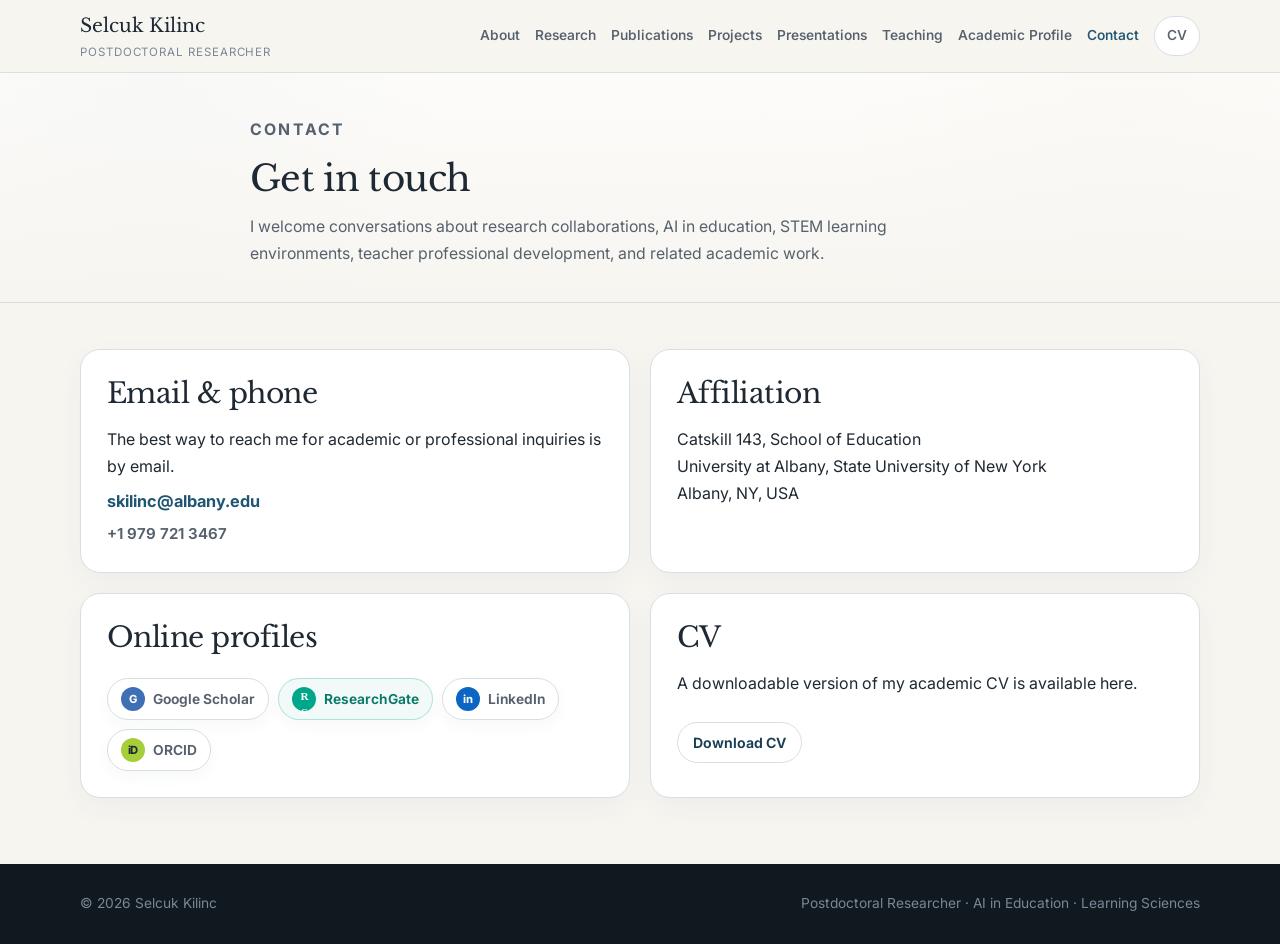
<file: contact.html>
<!DOCTYPE html>
<html lang="en">
<head>
  <meta charset="UTF-8" />
  <meta name="viewport" content="width=device-width, initial-scale=1.0" />

  <title>Contact | Selcuk Kilinc</title>
  <meta name="description" content="Contact Selcuk Kilinc, Postdoctoral Researcher at the University at Albany." />

  <link rel="preconnect" href="https://fonts.googleapis.com" />
  <link rel="preconnect" href="https://fonts.gstatic.com" crossorigin />
  <link href="https://fonts.googleapis.com/css2?family=Libre+Baskerville:wght@400;700&family=Inter:wght@400;500;600;700&display=swap" rel="stylesheet" />
  <link rel="stylesheet" href="assets/css/style.css" />
</head>

<body data-page="contact">
  <header class="site-header" id="site-header">
    <nav class="nav container">
      <a class="brand" href="index.html">
        <span class="brand-name">Selcuk Kilinc</span>
        <span class="brand-subtitle">Postdoctoral Researcher</span>
      </a>

      <button class="nav-toggle" id="nav-toggle" type="button" aria-label="Open navigation">
        <span></span>
        <span></span>
      </button>

      <div class="nav-menu" id="nav-menu">
        <a href="about.html">About</a>
        <a href="research.html">Research</a>
        <a href="publications.html">Publications</a>
        <a href="projects.html">Projects</a>
        <a href="presentations.html">Presentations</a>
        <a href="teaching.html">Teaching</a>
        <a href="academic-profile.html">Academic Profile</a>
        <a href="contact.html">Contact</a>
        <a class="cv-link" href="assets/docs/Selcuk_Kilinc_CV.pdf" target="_blank" rel="noopener">CV</a>
      </div>
    </nav>
  </header>

  <main>
    <section class="page-hero">
      <div class="container page-hero-inner">
        <p class="section-label">Contact</p>
        <h1>Get in touch</h1>
        <p>
          I welcome conversations about research collaborations, AI in education, STEM learning environments, teacher professional development, and related academic work.
        </p>
      </div>
    </section>

    <section class="page-main">
      <div class="container contact-grid">
        <article class="contact-card">
          <h2>Email & phone</h2>
          <p>
            The best way to reach me for academic or professional inquiries is by email.
          </p>
          <div class="contact-links">
            <a class="email-link" href="mailto:skilinc@albany.edu">skilinc@albany.edu</a>
            <a class="phone-link" href="tel:+19797213467">+1 979 721 3467</a>
          </div>
        </article>

        <article class="contact-card">
          <h2>Affiliation</h2>
          <p>
            Catskill 143, School of Education<br />
            University at Albany, State University of New York<br />
            Albany, NY, USA
          </p>
        </article>

        <article class="contact-card">
          <h2>Online profiles</h2>
          <div class="social-button-row">
            <a class="social-button scholar" href="https://scholar.google.com/citations?user=oghAi08AAAAJ&amp;hl=tr" target="_blank" rel="noopener">
              <span class="social-icon">G</span>
              <span>Google Scholar</span>
            </a>

            <a class="social-button rg-link" href="https://www.researchgate.net/profile/Selcuk-Kilinc-3" target="_blank" rel="noopener">
              <span class="social-icon rg">R<sup>G</sup></span>
              <span>ResearchGate</span>
            </a>

            <a class="social-button linkedin" href="https://www.linkedin.com/in/selcukilinc/" target="_blank" rel="noopener">
              <span class="social-icon">in</span>
              <span>LinkedIn</span>
            </a>

            <a class="social-button orcid" href="https://orcid.org/0000-0001-8846-7243" target="_blank" rel="noopener">
              <span class="social-icon">iD</span>
              <span>ORCID</span>
            </a>
          </div>
        </article>

        <article class="contact-card">
          <h2>CV</h2>
          <p>
            A downloadable version of my academic CV is available here.
          </p>
          <a class="button secondary small-button" href="assets/docs/Selcuk_Kilinc_CV.pdf" target="_blank" rel="noopener">Download CV</a>
        </article>
      </div>
    </section>
  </main>

  <footer class="site-footer">
    <div class="container footer-inner">
      <p>© <span id="year"></span> Selcuk Kilinc</p>
      <p>Postdoctoral Researcher · AI in Education · Learning Sciences</p>
    </div>
  </footer>

  <script src="assets/js/main.js"></script>
</body>
</html>
</file>
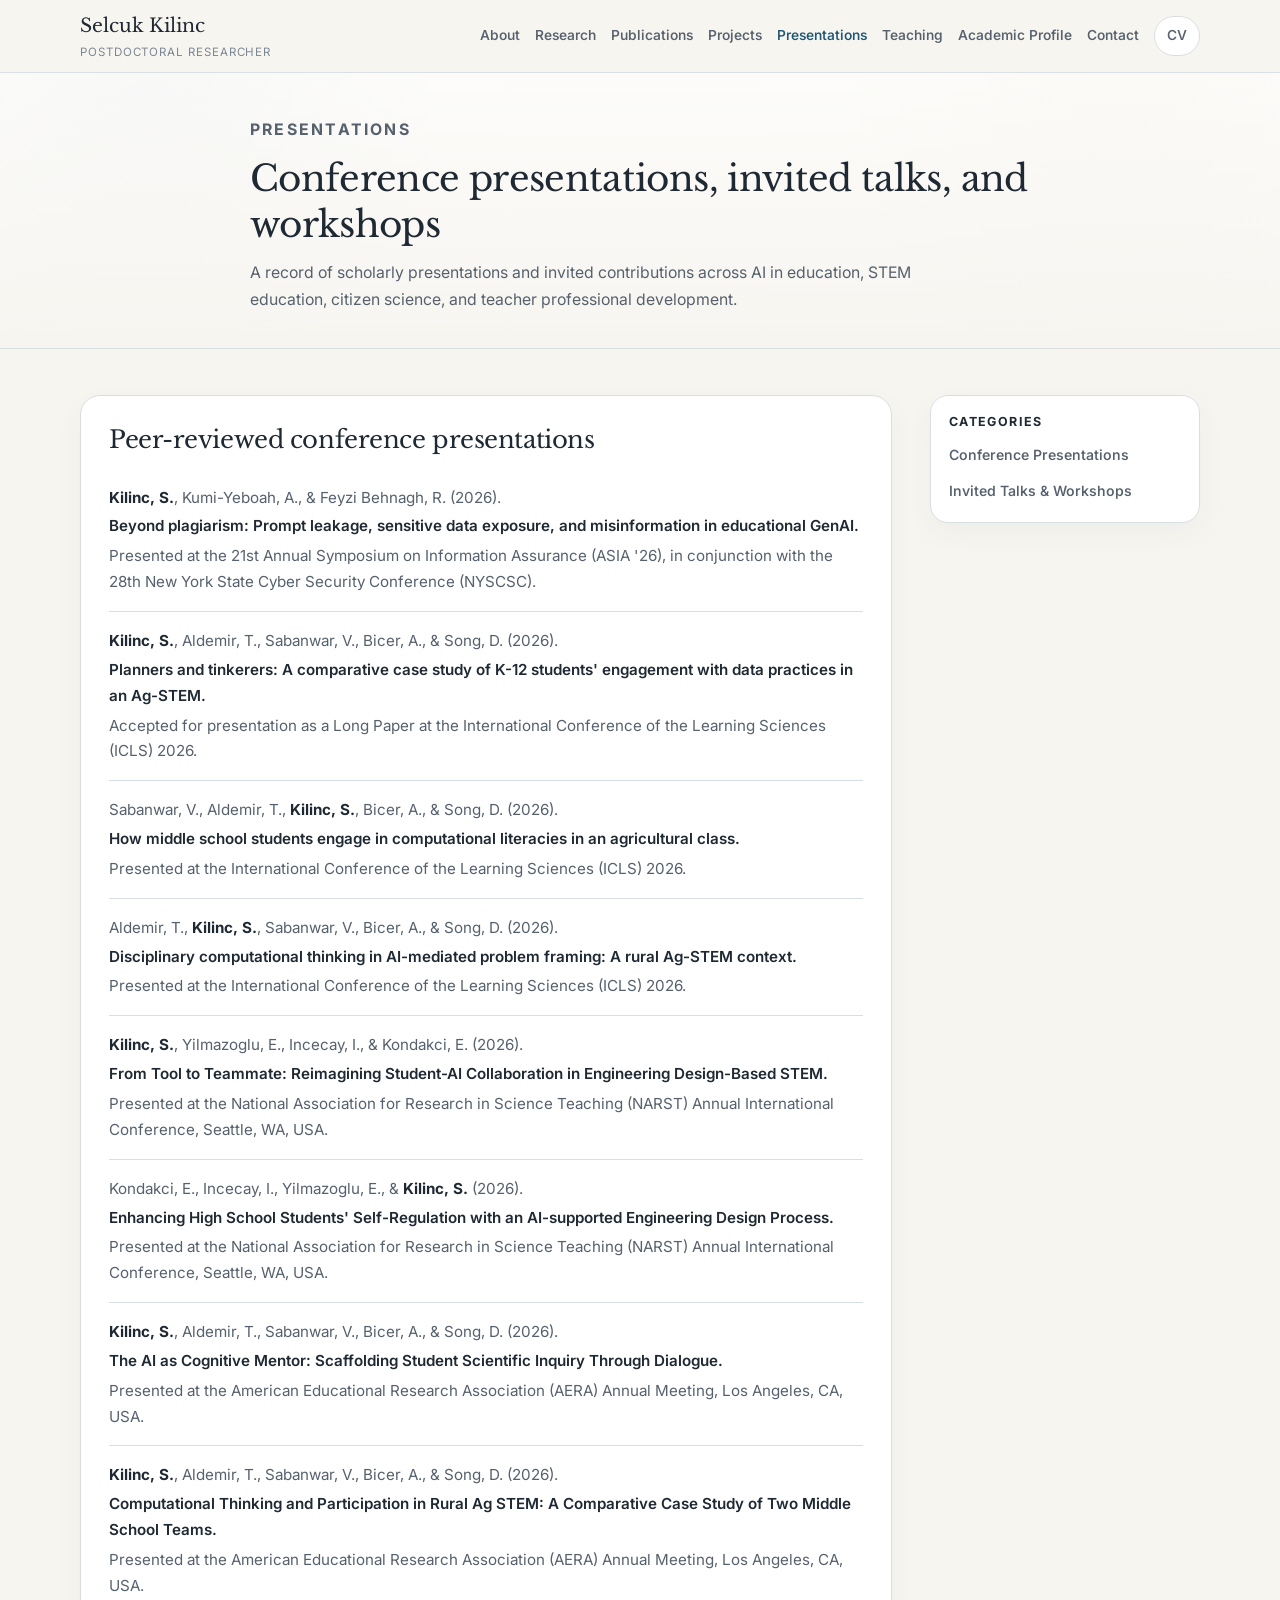
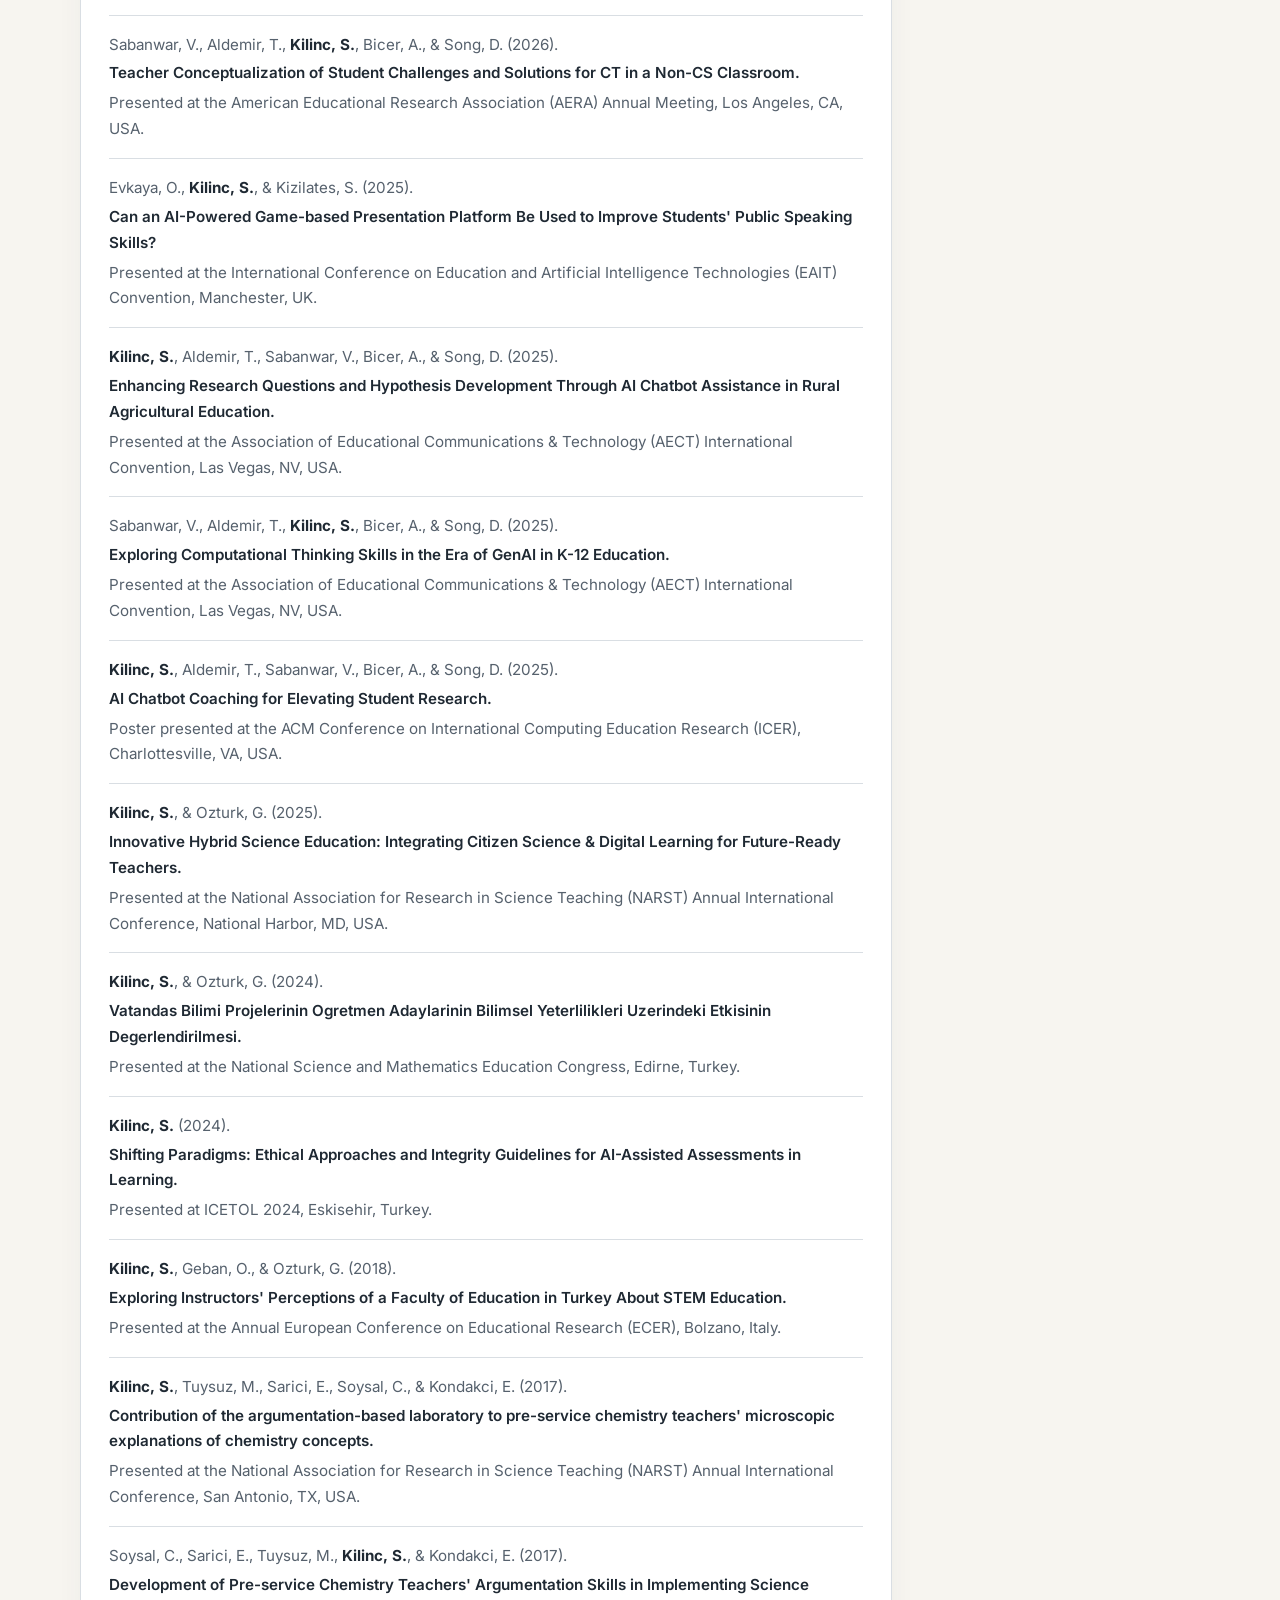
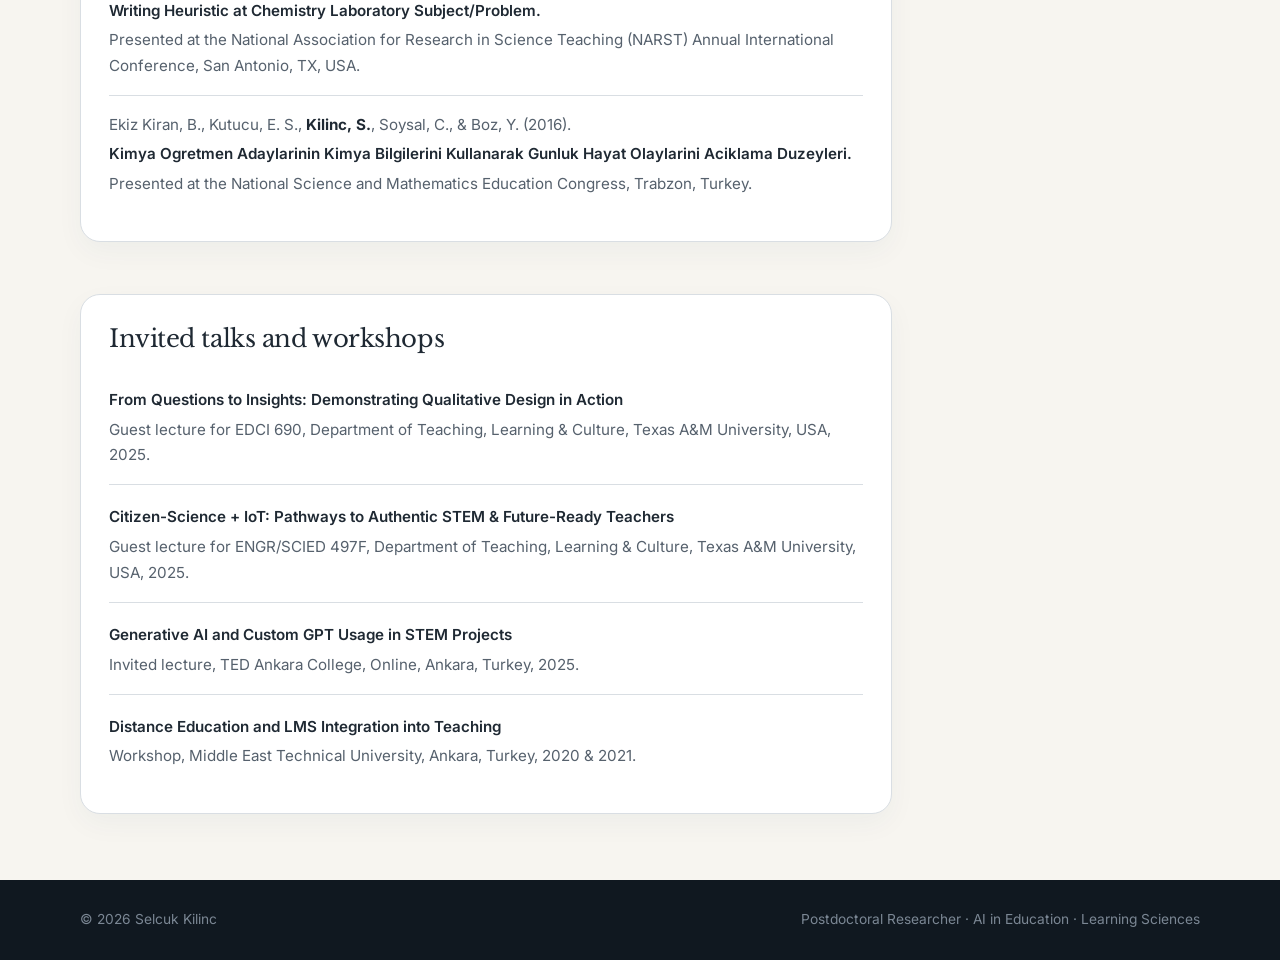
<file: presentations.html>
<!DOCTYPE html>
<html lang="en">
<head>
  <meta charset="UTF-8" />
  <meta name="viewport" content="width=device-width, initial-scale=1.0" />

  <title>Presentations | Selcuk Kilinc</title>
  <meta name="description" content="Conference presentations, invited talks, and workshops by Selcuk Kilinc." />

  <link rel="preconnect" href="https://fonts.googleapis.com" />
  <link rel="preconnect" href="https://fonts.gstatic.com" crossorigin />
  <link href="https://fonts.googleapis.com/css2?family=Libre+Baskerville:wght@400;700&family=Inter:wght@400;500;600;700&display=swap" rel="stylesheet" />
  <link rel="stylesheet" href="assets/css/style.css" />
</head>

<body data-page="presentations">
  <header class="site-header" id="site-header">
    <nav class="nav container">
      <a class="brand" href="index.html">
        <span class="brand-name">Selcuk Kilinc</span>
        <span class="brand-subtitle">Postdoctoral Researcher</span>
      </a>

      <button class="nav-toggle" id="nav-toggle" type="button" aria-label="Open navigation">
        <span></span>
        <span></span>
      </button>

      <div class="nav-menu" id="nav-menu">
        <a href="about.html">About</a>
        <a href="research.html">Research</a>
        <a href="publications.html">Publications</a>
        <a href="projects.html">Projects</a>
        <a href="presentations.html">Presentations</a>
        <a href="teaching.html">Teaching</a>
        <a href="academic-profile.html">Academic Profile</a>
        <a href="contact.html">Contact</a>
        <a class="cv-link" href="assets/docs/Selcuk_Kilinc_CV.pdf" target="_blank" rel="noopener">CV</a>
      </div>
    </nav>
  </header>

  <main>
    <section class="page-hero">
      <div class="container page-hero-inner">
        <p class="section-label">Presentations</p>
        <h1>Conference presentations, invited talks, and workshops</h1>
        <p>
          A record of scholarly presentations and invited contributions across AI in education, STEM education, citizen science, and teacher professional development.
        </p>
      </div>
    </section>

    <section class="page-main">
      <div class="container page-grid">
        <div class="content-stack">
          <article class="content-block presentation-group" id="conference-presentations">
            <h2>Peer-reviewed conference presentations</h2>

            <ul class="presentation-list">
              <li>
                <span class="presentation-authors"><span class="author-me">Kilinc, S.</span>, Kumi-Yeboah, A., & Feyzi Behnagh, R. (2026).</span>
                <span class="presentation-title">Beyond plagiarism: Prompt leakage, sensitive data exposure, and misinformation in educational GenAI.</span>
                <span class="presentation-venue">Presented at the 21st Annual Symposium on Information Assurance (ASIA '26), in conjunction with the 28th New York State Cyber Security Conference (NYSCSC).</span>
              </li>

              <li>
                <span class="presentation-authors"><span class="author-me">Kilinc, S.</span>, Aldemir, T., Sabanwar, V., Bicer, A., & Song, D. (2026).</span>
                <span class="presentation-title">Planners and tinkerers: A comparative case study of K-12 students' engagement with data practices in an Ag-STEM.</span>
                <span class="presentation-venue">Accepted for presentation as a Long Paper at the International Conference of the Learning Sciences (ICLS) 2026.</span>
              </li>

              <li>
                <span class="presentation-authors">Sabanwar, V., Aldemir, T., <span class="author-me">Kilinc, S.</span>, Bicer, A., & Song, D. (2026).</span>
                <span class="presentation-title">How middle school students engage in computational literacies in an agricultural class.</span>
                <span class="presentation-venue">Presented at the International Conference of the Learning Sciences (ICLS) 2026.</span>
              </li>

              <li>
                <span class="presentation-authors">Aldemir, T., <span class="author-me">Kilinc, S.</span>, Sabanwar, V., Bicer, A., & Song, D. (2026).</span>
                <span class="presentation-title">Disciplinary computational thinking in AI-mediated problem framing: A rural Ag-STEM context.</span>
                <span class="presentation-venue">Presented at the International Conference of the Learning Sciences (ICLS) 2026.</span>
              </li>

              <li>
                <span class="presentation-authors"><span class="author-me">Kilinc, S.</span>, Yilmazoglu, E., Incecay, I., & Kondakci, E. (2026).</span>
                <span class="presentation-title">From Tool to Teammate: Reimagining Student-AI Collaboration in Engineering Design-Based STEM.</span>
                <span class="presentation-venue">Presented at the National Association for Research in Science Teaching (NARST) Annual International Conference, Seattle, WA, USA.</span>
              </li>

              <li>
                <span class="presentation-authors">Kondakci, E., Incecay, I., Yilmazoglu, E., & <span class="author-me">Kilinc, S.</span> (2026).</span>
                <span class="presentation-title">Enhancing High School Students' Self-Regulation with an AI-supported Engineering Design Process.</span>
                <span class="presentation-venue">Presented at the National Association for Research in Science Teaching (NARST) Annual International Conference, Seattle, WA, USA.</span>
              </li>

              <li>
                <span class="presentation-authors"><span class="author-me">Kilinc, S.</span>, Aldemir, T., Sabanwar, V., Bicer, A., & Song, D. (2026).</span>
                <span class="presentation-title">The AI as Cognitive Mentor: Scaffolding Student Scientific Inquiry Through Dialogue.</span>
                <span class="presentation-venue">Presented at the American Educational Research Association (AERA) Annual Meeting, Los Angeles, CA, USA.</span>
              </li>

              <li>
                <span class="presentation-authors"><span class="author-me">Kilinc, S.</span>, Aldemir, T., Sabanwar, V., Bicer, A., & Song, D. (2026).</span>
                <span class="presentation-title">Computational Thinking and Participation in Rural Ag STEM: A Comparative Case Study of Two Middle School Teams.</span>
                <span class="presentation-venue">Presented at the American Educational Research Association (AERA) Annual Meeting, Los Angeles, CA, USA.</span>
              </li>

              <li>
                <span class="presentation-authors">Sabanwar, V., Aldemir, T., <span class="author-me">Kilinc, S.</span>, Bicer, A., & Song, D. (2026).</span>
                <span class="presentation-title">Teacher Conceptualization of Student Challenges and Solutions for CT in a Non-CS Classroom.</span>
                <span class="presentation-venue">Presented at the American Educational Research Association (AERA) Annual Meeting, Los Angeles, CA, USA.</span>
              </li>

              <li>
                <span class="presentation-authors">Evkaya, O., <span class="author-me">Kilinc, S.</span>, & Kizilates, S. (2025).</span>
                <span class="presentation-title">Can an AI-Powered Game-based Presentation Platform Be Used to Improve Students' Public Speaking Skills?</span>
                <span class="presentation-venue">Presented at the International Conference on Education and Artificial Intelligence Technologies (EAIT) Convention, Manchester, UK.</span>
              </li>

              <li>
                <span class="presentation-authors"><span class="author-me">Kilinc, S.</span>, Aldemir, T., Sabanwar, V., Bicer, A., & Song, D. (2025).</span>
                <span class="presentation-title">Enhancing Research Questions and Hypothesis Development Through AI Chatbot Assistance in Rural Agricultural Education.</span>
                <span class="presentation-venue">Presented at the Association of Educational Communications &amp; Technology (AECT) International Convention, Las Vegas, NV, USA.</span>
              </li>

              <li>
                <span class="presentation-authors">Sabanwar, V., Aldemir, T., <span class="author-me">Kilinc, S.</span>, Bicer, A., & Song, D. (2025).</span>
                <span class="presentation-title">Exploring Computational Thinking Skills in the Era of GenAI in K-12 Education.</span>
                <span class="presentation-venue">Presented at the Association of Educational Communications &amp; Technology (AECT) International Convention, Las Vegas, NV, USA.</span>
              </li>

              <li>
                <span class="presentation-authors"><span class="author-me">Kilinc, S.</span>, Aldemir, T., Sabanwar, V., Bicer, A., & Song, D. (2025).</span>
                <span class="presentation-title">AI Chatbot Coaching for Elevating Student Research.</span>
                <span class="presentation-venue">Poster presented at the ACM Conference on International Computing Education Research (ICER), Charlottesville, VA, USA.</span>
              </li>

              <li>
                <span class="presentation-authors"><span class="author-me">Kilinc, S.</span>, & Ozturk, G. (2025).</span>
                <span class="presentation-title">Innovative Hybrid Science Education: Integrating Citizen Science & Digital Learning for Future-Ready Teachers.</span>
                <span class="presentation-venue">Presented at the National Association for Research in Science Teaching (NARST) Annual International Conference, National Harbor, MD, USA.</span>
              </li>

              <li>
                <span class="presentation-authors"><span class="author-me">Kilinc, S.</span>, & Ozturk, G. (2024).</span>
                <span class="presentation-title">Vatandas Bilimi Projelerinin Ogretmen Adaylarinin Bilimsel Yeterlilikleri Uzerindeki Etkisinin Degerlendirilmesi.</span>
                <span class="presentation-venue">Presented at the National Science and Mathematics Education Congress, Edirne, Turkey.</span>
              </li>

              <li>
                <span class="presentation-authors"><span class="author-me">Kilinc, S.</span> (2024).</span>
                <span class="presentation-title">Shifting Paradigms: Ethical Approaches and Integrity Guidelines for AI-Assisted Assessments in Learning.</span>
                <span class="presentation-venue">Presented at ICETOL 2024, Eskisehir, Turkey.</span>
              </li>

              <li>
                <span class="presentation-authors"><span class="author-me">Kilinc, S.</span>, Geban, O., & Ozturk, G. (2018).</span>
                <span class="presentation-title">Exploring Instructors' Perceptions of a Faculty of Education in Turkey About STEM Education.</span>
                <span class="presentation-venue">Presented at the Annual European Conference on Educational Research (ECER), Bolzano, Italy.</span>
              </li>

              <li>
                <span class="presentation-authors"><span class="author-me">Kilinc, S.</span>, Tuysuz, M., Sarici, E., Soysal, C., &amp; Kondakci, E. (2017).</span>
                <span class="presentation-title">Contribution of the argumentation-based laboratory to pre-service chemistry teachers' microscopic explanations of chemistry concepts.</span>
                <span class="presentation-venue">Presented at the National Association for Research in Science Teaching (NARST) Annual International Conference, San Antonio, TX, USA.</span>
              </li>

              <li>
                <span class="presentation-authors">Soysal, C., Sarici, E., Tuysuz, M., <span class="author-me">Kilinc, S.</span>, &amp; Kondakci, E. (2017).</span>
                <span class="presentation-title">Development of Pre-service Chemistry Teachers' Argumentation Skills in Implementing Science Writing Heuristic at Chemistry Laboratory Subject/Problem.</span>
                <span class="presentation-venue">Presented at the National Association for Research in Science Teaching (NARST) Annual International Conference, San Antonio, TX, USA.</span>
              </li>

              <li>
                <span class="presentation-authors">Ekiz Kiran, B., Kutucu, E. S., <span class="author-me">Kilinc, S.</span>, Soysal, C., & Boz, Y. (2016).</span>
                <span class="presentation-title">Kimya Ogretmen Adaylarinin Kimya Bilgilerini Kullanarak Gunluk Hayat Olaylarini Aciklama Duzeyleri.</span>
                <span class="presentation-venue">Presented at the National Science and Mathematics Education Congress, Trabzon, Turkey.</span>
              </li>
            </ul>
          </article>

          <article class="content-block presentation-group" id="invited-talks">
            <h2>Invited talks and workshops</h2>

            <ul class="presentation-list">
              <li>
                <span class="presentation-title">From Questions to Insights: Demonstrating Qualitative Design in Action</span>
                <span class="presentation-venue">Guest lecture for EDCI 690, Department of Teaching, Learning & Culture, Texas A&M University, USA, 2025.</span>
              </li>

              <li>
                <span class="presentation-title">Citizen-Science + IoT: Pathways to Authentic STEM & Future-Ready Teachers</span>
                <span class="presentation-venue">Guest lecture for ENGR/SCIED 497F, Department of Teaching, Learning & Culture, Texas A&M University, USA, 2025.</span>
              </li>

              <li>
                <span class="presentation-title">Generative AI and Custom GPT Usage in STEM Projects</span>
                <span class="presentation-venue">Invited lecture, TED Ankara College, Online, Ankara, Turkey, 2025.</span>
              </li>

              <li>
                <span class="presentation-title">Distance Education and LMS Integration into Teaching</span>
                <span class="presentation-venue">Workshop, Middle East Technical University, Ankara, Turkey, 2020 &amp; 2021.</span>
              </li>
            </ul>
          </article>
        </div>

        <aside class="sidebar">
          <h2>Categories</h2>
          <ul>
            <li><a href="#conference-presentations">Conference Presentations</a></li>
            <li><a href="#invited-talks">Invited Talks & Workshops</a></li>
          </ul>
        </aside>
      </div>
    </section>
  </main>

  <footer class="site-footer">
    <div class="container footer-inner">
      <p>© <span id="year"></span> Selcuk Kilinc</p>
      <p>Postdoctoral Researcher · AI in Education · Learning Sciences</p>
    </div>
  </footer>

  <script src="assets/js/main.js"></script>
</body>
</html>
</file>
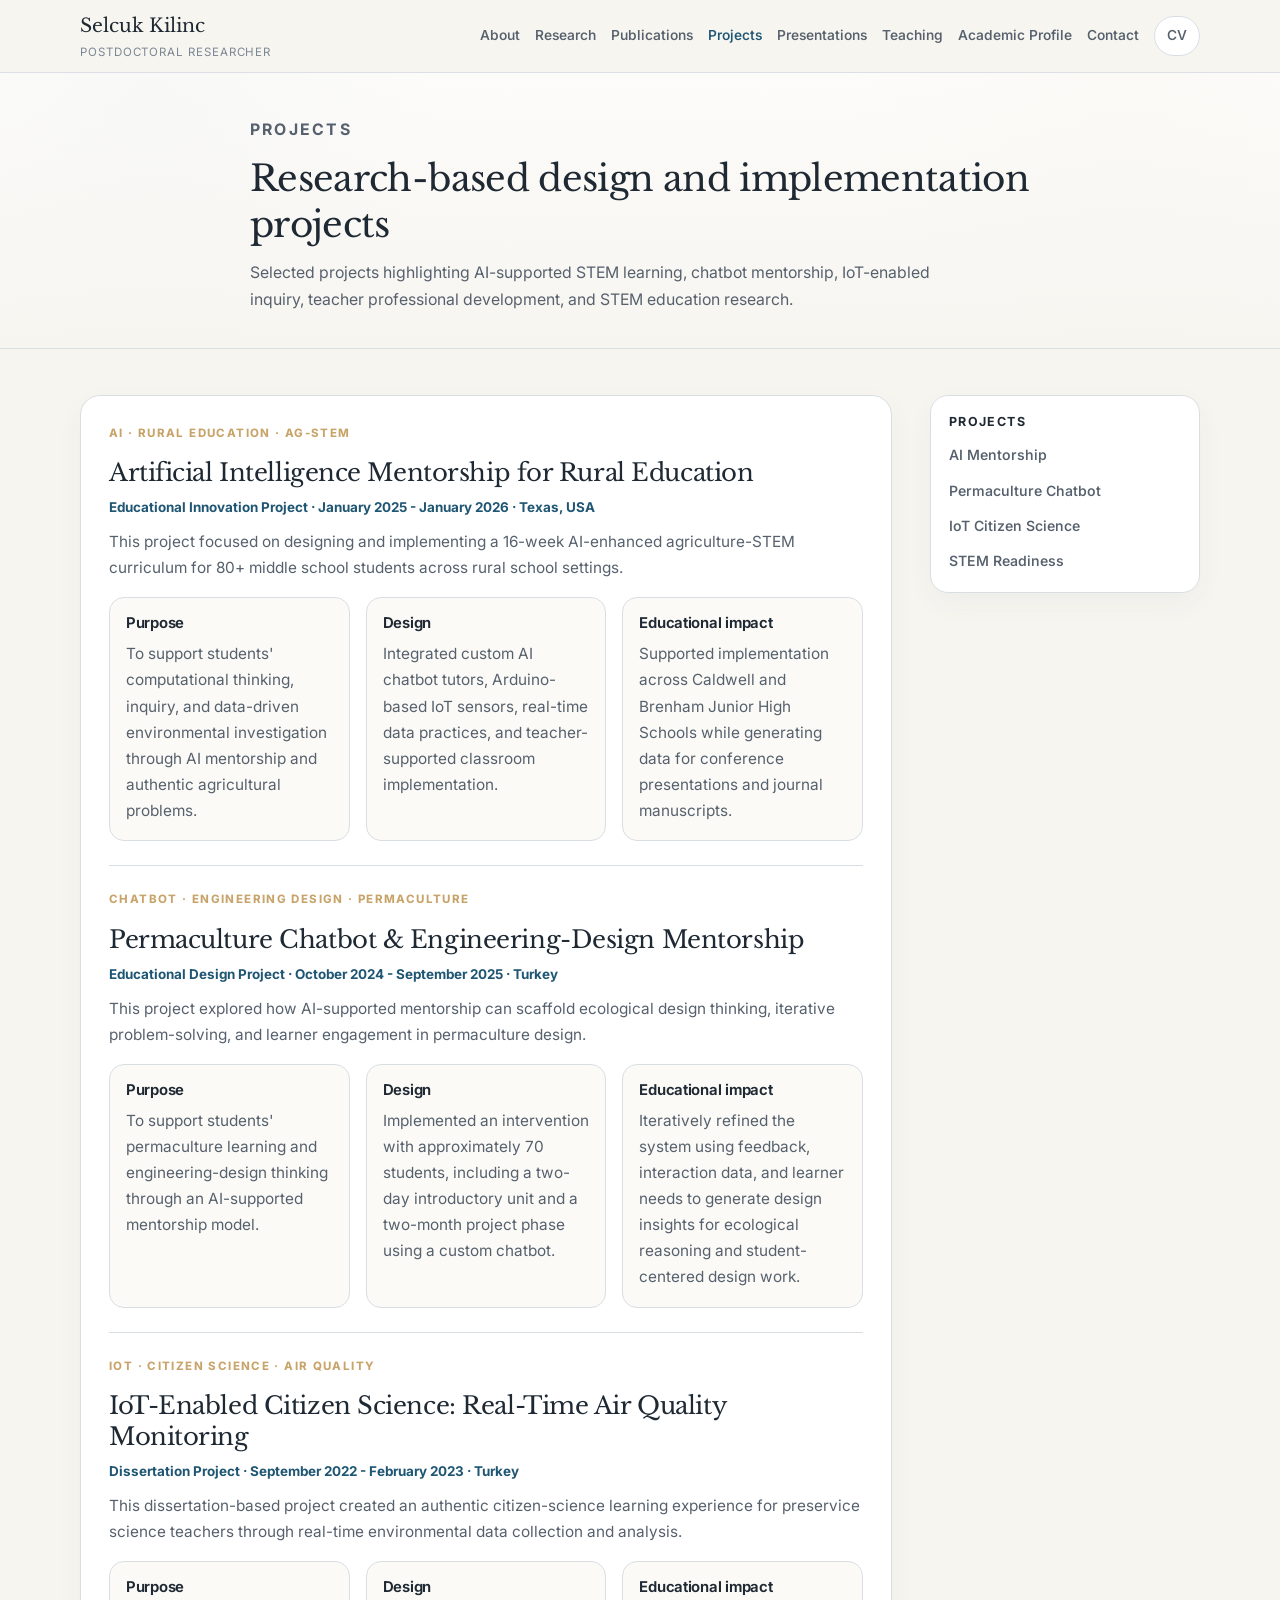
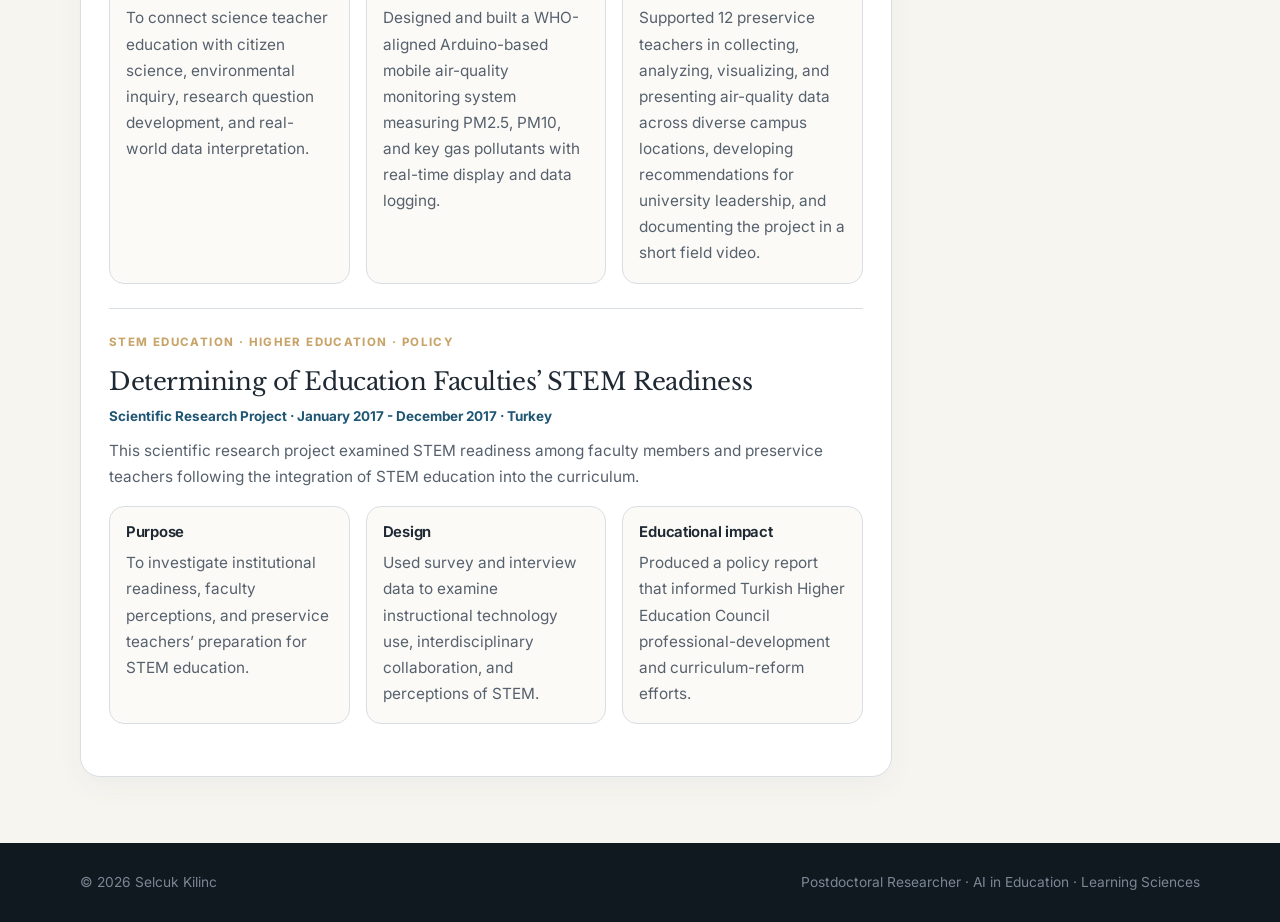
<file: projects.html>
<!DOCTYPE html>
<html lang="en">
<head>
  <meta charset="UTF-8" />
  <meta name="viewport" content="width=device-width, initial-scale=1.0" />

  <title>Projects | Selcuk Kilinc</title>
  <meta name="description" content="Research and design projects by Selcuk Kilinc in AI-supported STEM learning, chatbot mentorship, IoT-enabled citizen science, and STEM readiness." />

  <link rel="preconnect" href="https://fonts.googleapis.com" />
  <link rel="preconnect" href="https://fonts.gstatic.com" crossorigin />
  <link href="https://fonts.googleapis.com/css2?family=Libre+Baskerville:wght@400;700&family=Inter:wght@400;500;600;700&display=swap" rel="stylesheet" />
  <link rel="stylesheet" href="assets/css/style.css" />
</head>

<body data-page="projects">
  <header class="site-header" id="site-header">
    <nav class="nav container">
      <a class="brand" href="index.html">
        <span class="brand-name">Selcuk Kilinc</span>
        <span class="brand-subtitle">Postdoctoral Researcher</span>
      </a>

      <button class="nav-toggle" id="nav-toggle" type="button" aria-label="Open navigation">
        <span></span>
        <span></span>
      </button>

      <div class="nav-menu" id="nav-menu">
        <a href="about.html">About</a>
        <a href="research.html">Research</a>
        <a href="publications.html">Publications</a>
        <a href="projects.html">Projects</a>
        <a href="presentations.html">Presentations</a>
        <a href="teaching.html">Teaching</a>
        <a href="academic-profile.html">Academic Profile</a>
        <a href="contact.html">Contact</a>
        <a class="cv-link" href="assets/docs/Selcuk_Kilinc_CV.pdf" target="_blank" rel="noopener">CV</a>
      </div>
    </nav>
  </header>

  <main>
    <section class="page-hero">
      <div class="container page-hero-inner">
        <p class="section-label">Projects</p>
        <h1>Research-based design and implementation projects</h1>
        <p>
          Selected projects highlighting AI-supported STEM learning, chatbot mentorship, IoT-enabled inquiry, teacher professional development, and STEM education research.
        </p>
      </div>
    </section>

    <section class="page-main">
      <div class="container page-grid">
        <div class="content-stack">
          <article class="content-block">
            <section class="project-detail" id="ai-mentorship">
              <span class="project-type">AI · Rural Education · Ag-STEM</span>
              <h2>Artificial Intelligence Mentorship for Rural Education</h2>
              <span class="meta-line">Educational Innovation Project · January 2025 - January 2026 · Texas, USA</span>
              <p>
                This project focused on designing and implementing a 16-week AI-enhanced agriculture-STEM curriculum for 80+ middle school students across rural school settings.
              </p>

              <div class="project-columns">
                <div>
                  <h3>Purpose</h3>
                  <p>To support students' computational thinking, inquiry, and data-driven environmental investigation through AI mentorship and authentic agricultural problems.</p>
                </div>
                <div>
                  <h3>Design</h3>
                  <p>Integrated custom AI chatbot tutors, Arduino-based IoT sensors, real-time data practices, and teacher-supported classroom implementation.</p>
                </div>
                <div>
                  <h3>Educational impact</h3>
                  <p>Supported implementation across Caldwell and Brenham Junior High Schools while generating data for conference presentations and journal manuscripts.</p>
                </div>
              </div>
            </section>

            <section class="project-detail" id="permaculture-chatbot">
              <span class="project-type">Chatbot · Engineering Design · Permaculture</span>
              <h2>Permaculture Chatbot & Engineering-Design Mentorship</h2>
              <span class="meta-line">Educational Design Project · October 2024 - September 2025 · Turkey</span>
              <p>
                This project explored how AI-supported mentorship can scaffold ecological design thinking, iterative problem-solving, and learner engagement in permaculture design.
              </p>

              <div class="project-columns">
                <div>
                  <h3>Purpose</h3>
                  <p>To support students' permaculture learning and engineering-design thinking through an AI-supported mentorship model.</p>
                </div>
                <div>
                  <h3>Design</h3>
                  <p>Implemented an intervention with approximately 70 students, including a two-day introductory unit and a two-month project phase using a custom chatbot.</p>
                </div>
                <div>
                  <h3>Educational impact</h3>
                  <p>Iteratively refined the system using feedback, interaction data, and learner needs to generate design insights for ecological reasoning and student-centered design work.</p>
                </div>
              </div>
            </section>

            <section class="project-detail" id="iot-citizen-science">
              <span class="project-type">IoT · Citizen Science · Air Quality</span>
              <h2>IoT-Enabled Citizen Science: Real-Time Air Quality Monitoring</h2>
              <span class="meta-line">Dissertation Project · September 2022 - February 2023 · Turkey</span>
              <p>
                This dissertation-based project created an authentic citizen-science learning experience for preservice science teachers through real-time environmental data collection and analysis.
              </p>

              <div class="project-columns">
                <div>
                  <h3>Purpose</h3>
                  <p>To connect science teacher education with citizen science, environmental inquiry, research question development, and real-world data interpretation.</p>
                </div>
                <div>
                  <h3>Design</h3>
                  <p>Designed and built a WHO-aligned Arduino-based mobile air-quality monitoring system measuring PM2.5, PM10, and key gas pollutants with real-time display and data logging.</p>
                </div>
                <div>
                  <h3>Educational impact</h3>
                  <p>Supported 12 preservice teachers in collecting, analyzing, visualizing, and presenting air-quality data across diverse campus locations, developing recommendations for university leadership, and documenting the project in a short field video.</p>
                </div>
              </div>
            </section>

            <section class="project-detail" id="stem-readiness">
              <span class="project-type">STEM Education · Higher Education · Policy</span>
              <h2>Determining of Education Faculties’ STEM Readiness</h2>
              <span class="meta-line">Scientific Research Project · January 2017 - December 2017 · Turkey</span>
              <p>
                This scientific research project examined STEM readiness among faculty members and preservice teachers following the integration of STEM education into the curriculum.
              </p>

              <div class="project-columns">
                <div>
                  <h3>Purpose</h3>
                  <p>To investigate institutional readiness, faculty perceptions, and preservice teachers’ preparation for STEM education.</p>
                </div>
                <div>
                  <h3>Design</h3>
                  <p>Used survey and interview data to examine instructional technology use, interdisciplinary collaboration, and perceptions of STEM.</p>
                </div>
                <div>
                  <h3>Educational impact</h3>
                  <p>Produced a policy report that informed Turkish Higher Education Council professional-development and curriculum-reform efforts.</p>
                </div>
              </div>
            </section>
          </article>
        </div>

        <aside class="sidebar">
          <h2>Projects</h2>
          <ul>
            <li><a href="#ai-mentorship">AI Mentorship</a></li>
            <li><a href="#permaculture-chatbot">Permaculture Chatbot</a></li>
            <li><a href="#iot-citizen-science">IoT Citizen Science</a></li>
            <li><a href="#stem-readiness">STEM Readiness</a></li>
          </ul>
        </aside>
      </div>
    </section>
  </main>

  <footer class="site-footer">
    <div class="container footer-inner">
      <p>© <span id="year"></span> Selcuk Kilinc</p>
      <p>Postdoctoral Researcher · AI in Education · Learning Sciences</p>
    </div>
  </footer>

  <script src="assets/js/main.js"></script>
</body>
</html>
</file>
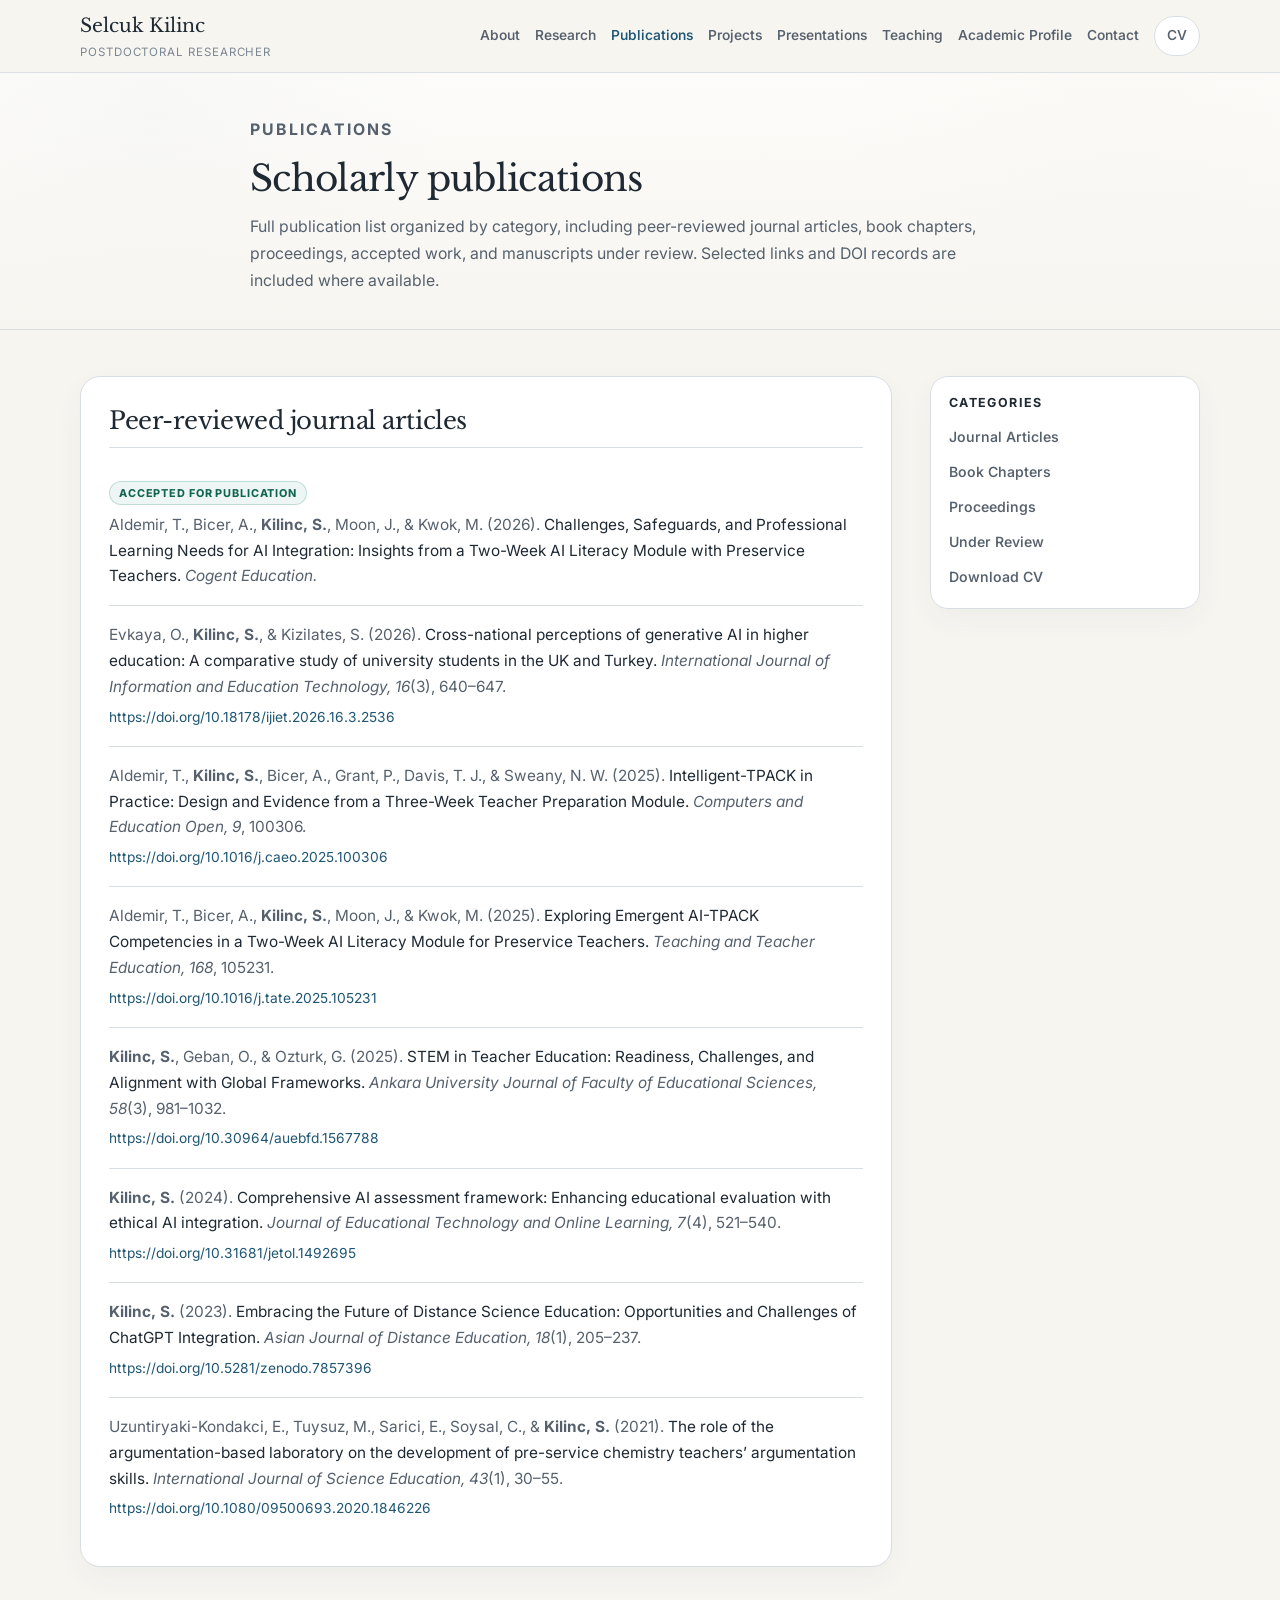
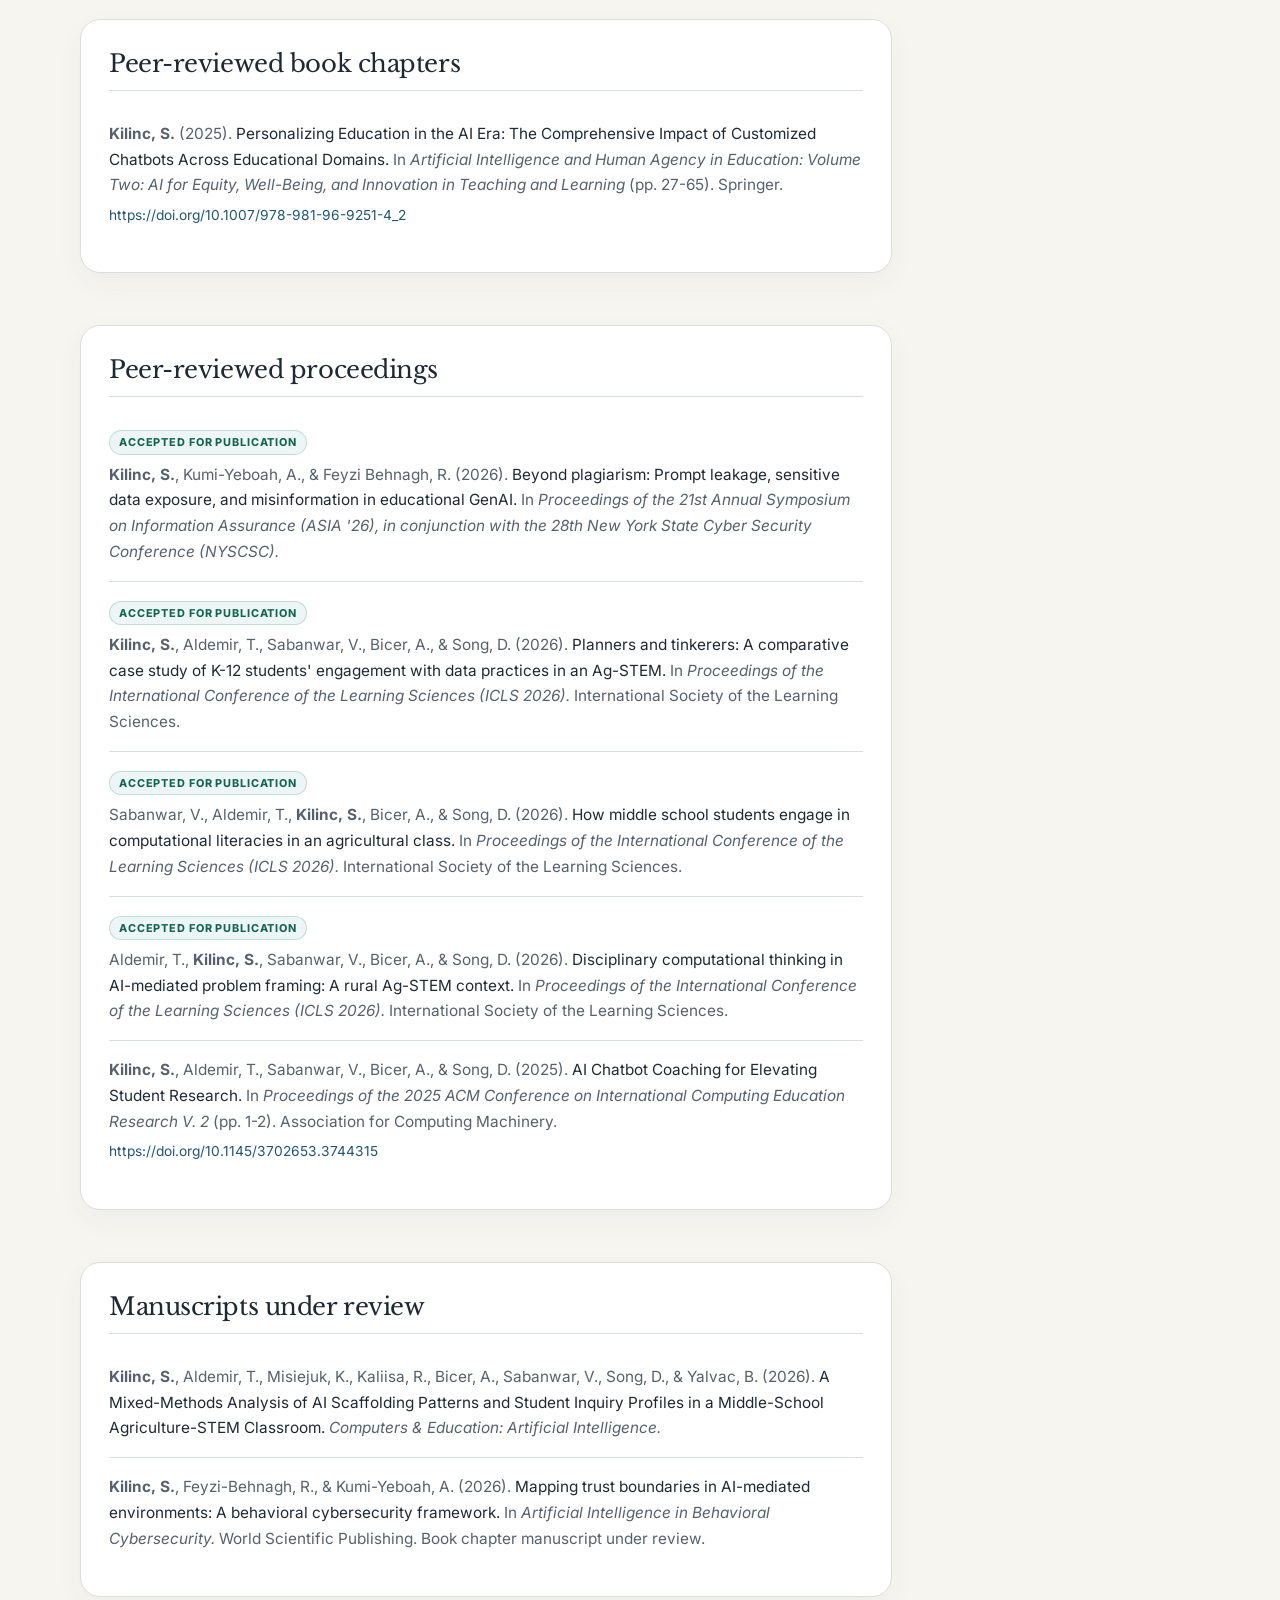
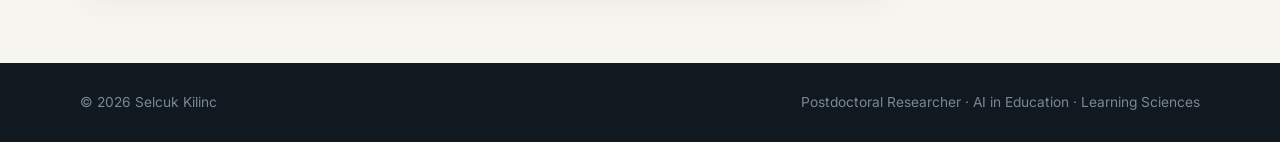
<file: publications.html>
<!DOCTYPE html>
<html lang="en">
<head>
  <meta charset="UTF-8" />
  <meta name="viewport" content="width=device-width, initial-scale=1.0" />

  <title>Publications | Selcuk Kilinc</title>
  <meta name="description" content="Full publication list of Selcuk Kilinc, including peer-reviewed journal articles, book chapters, proceedings, accepted work, and manuscripts under review." />

  <link rel="preconnect" href="https://fonts.googleapis.com" />
  <link rel="preconnect" href="https://fonts.gstatic.com" crossorigin />
  <link href="https://fonts.googleapis.com/css2?family=Libre+Baskerville:wght@400;700&family=Inter:wght@400;500;600;700&display=swap" rel="stylesheet" />
  <link rel="stylesheet" href="assets/css/style.css" />
</head>

<body data-page="publications">
  <header class="site-header" id="site-header">
    <nav class="nav container">
      <a class="brand" href="index.html">
        <span class="brand-name">Selcuk Kilinc</span>
        <span class="brand-subtitle">Postdoctoral Researcher</span>
      </a>

      <button class="nav-toggle" id="nav-toggle" type="button" aria-label="Open navigation">
        <span></span>
        <span></span>
      </button>

      <div class="nav-menu" id="nav-menu">
        <a href="about.html">About</a>
        <a href="research.html">Research</a>
        <a href="publications.html">Publications</a>
        <a href="projects.html">Projects</a>
        <a href="presentations.html">Presentations</a>
        <a href="teaching.html">Teaching</a>
        <a href="academic-profile.html">Academic Profile</a>
        <a href="contact.html">Contact</a>
        <a class="cv-link" href="assets/docs/Selcuk_Kilinc_CV.pdf" target="_blank" rel="noopener">CV</a>
      </div>
    </nav>
  </header>

  <main>
    <section class="page-hero">
      <div class="container page-hero-inner">
        <p class="section-label">Publications</p>
        <h1>Scholarly publications</h1>
        <p>
          Full publication list organized by category, including peer-reviewed journal articles, book chapters, proceedings, accepted work, and manuscripts under review. Selected links and DOI records are included where available.
        </p>
      </div>
    </section>

    <section class="page-main">
      <div class="container page-grid">
        <div class="content-stack">
          <article class="content-block publication-category" id="journal-articles">
            <h2>Peer-reviewed journal articles</h2>
            <ol class="full-citation-list">
              <li>
                <span class="status-badge accepted">Accepted for publication</span>
                <p class="citation-text">Aldemir, T., Bicer, A., <strong>Kilinc, S.</strong>, Moon, J., &amp; Kwok, M. (2026). <span class="citation-title">Challenges, Safeguards, and Professional Learning Needs for AI Integration: Insights from a Two-Week AI Literacy Module with Preservice Teachers.</span> <em>Cogent Education.</em></p>
              </li>

              <li>
                <p class="citation-text">Evkaya, O., <strong>Kilinc, S.</strong>, & Kizilates, S. (2026). <span class="citation-title">Cross-national perceptions of generative AI in higher education: A comparative study of university students in the UK and Turkey.</span> <em>International Journal of Information and Education Technology, 16</em>(3), 640–647.</p>
                <a class="citation-link" href="https://doi.org/10.18178/ijiet.2026.16.3.2536" target="_blank" rel="noopener">https://doi.org/10.18178/ijiet.2026.16.3.2536</a>
              </li>

              <li>
                <p class="citation-text">Aldemir, T., <strong>Kilinc, S.</strong>, Bicer, A., Grant, P., Davis, T. J., & Sweany, N. W. (2025). <span class="citation-title">Intelligent-TPACK in Practice: Design and Evidence from a Three-Week Teacher Preparation Module.</span> <em>Computers and Education Open, 9</em>, 100306.</p>
                <a class="citation-link" href="https://doi.org/10.1016/j.caeo.2025.100306" target="_blank" rel="noopener">https://doi.org/10.1016/j.caeo.2025.100306</a>
              </li>

              <li>
                <p class="citation-text">Aldemir, T., Bicer, A., <strong>Kilinc, S.</strong>, Moon, J., & Kwok, M. (2025). <span class="citation-title">Exploring Emergent AI-TPACK Competencies in a Two-Week AI Literacy Module for Preservice Teachers.</span> <em>Teaching and Teacher Education, 168</em>, 105231.</p>
                <a class="citation-link" href="https://doi.org/10.1016/j.tate.2025.105231" target="_blank" rel="noopener">https://doi.org/10.1016/j.tate.2025.105231</a>
              </li>

              <li>
                <p class="citation-text"><strong>Kilinc, S.</strong>, Geban, O., & Ozturk, G. (2025). <span class="citation-title">STEM in Teacher Education: Readiness, Challenges, and Alignment with Global Frameworks.</span> <em>Ankara University Journal of Faculty of Educational Sciences, 58</em>(3), 981–1032.</p>
                <a class="citation-link" href="https://doi.org/10.30964/auebfd.1567788" target="_blank" rel="noopener">https://doi.org/10.30964/auebfd.1567788</a>
              </li>

              <li>
                <p class="citation-text"><strong>Kilinc, S.</strong> (2024). <span class="citation-title">Comprehensive AI assessment framework: Enhancing educational evaluation with ethical AI integration.</span> <em>Journal of Educational Technology and Online Learning, 7</em>(4), 521–540.</p>
                <a class="citation-link" href="https://doi.org/10.31681/jetol.1492695" target="_blank" rel="noopener">https://doi.org/10.31681/jetol.1492695</a>
              </li>

              <li>
                <p class="citation-text"><strong>Kilinc, S.</strong> (2023). <span class="citation-title">Embracing the Future of Distance Science Education: Opportunities and Challenges of ChatGPT Integration.</span> <em>Asian Journal of Distance Education, 18</em>(1), 205–237.</p>
                <a class="citation-link" href="https://doi.org/10.5281/zenodo.7857396" target="_blank" rel="noopener">https://doi.org/10.5281/zenodo.7857396</a>
              </li>

              <li>
                <p class="citation-text">Uzuntiryaki-Kondakci, E., Tuysuz, M., Sarici, E., Soysal, C., & <strong>Kilinc, S.</strong> (2021). <span class="citation-title">The role of the argumentation-based laboratory on the development of pre-service chemistry teachers’ argumentation skills.</span> <em>International Journal of Science Education, 43</em>(1), 30–55.</p>
                <a class="citation-link" href="https://doi.org/10.1080/09500693.2020.1846226" target="_blank" rel="noopener">https://doi.org/10.1080/09500693.2020.1846226</a>
              </li>
            </ol>
          </article>

          <article class="content-block publication-category" id="book-chapters">
            <h2>Peer-reviewed book chapters</h2>
            <ol class="full-citation-list">
              <li>
                <p class="citation-text"><strong>Kilinc, S.</strong> (2025). <span class="citation-title">Personalizing Education in the AI Era: The Comprehensive Impact of Customized Chatbots Across Educational Domains.</span> In <em>Artificial Intelligence and Human Agency in Education: Volume Two: AI for Equity, Well-Being, and Innovation in Teaching and Learning</em> (pp. 27-65). Springer.</p>
                <a class="citation-link" href="https://doi.org/10.1007/978-981-96-9251-4_2" target="_blank" rel="noopener">https://doi.org/10.1007/978-981-96-9251-4_2</a>
              </li>
            </ol>
          </article>

          <article class="content-block publication-category" id="proceedings">
            <h2>Peer-reviewed proceedings</h2>
            <ol class="full-citation-list">
              <li>
                <span class="status-badge accepted">Accepted for publication</span>
                <p class="citation-text"><strong>Kilinc, S.</strong>, Kumi-Yeboah, A., &amp; Feyzi Behnagh, R. (2026). <span class="citation-title">Beyond plagiarism: Prompt leakage, sensitive data exposure, and misinformation in educational GenAI.</span> In <em>Proceedings of the 21st Annual Symposium on Information Assurance (ASIA '26), in conjunction with the 28th New York State Cyber Security Conference (NYSCSC).</em></p>
              </li>

              <li>
                <span class="status-badge accepted">Accepted for publication</span>
                <p class="citation-text"><strong>Kilinc, S.</strong>, Aldemir, T., Sabanwar, V., Bicer, A., &amp; Song, D. (2026). <span class="citation-title">Planners and tinkerers: A comparative case study of K-12 students' engagement with data practices in an Ag-STEM.</span> In <em>Proceedings of the International Conference of the Learning Sciences (ICLS 2026).</em> International Society of the Learning Sciences.</p>
              </li>

              <li>
                <span class="status-badge accepted">Accepted for publication</span>
                <p class="citation-text">Sabanwar, V., Aldemir, T., <strong>Kilinc, S.</strong>, Bicer, A., &amp; Song, D. (2026). <span class="citation-title">How middle school students engage in computational literacies in an agricultural class.</span> In <em>Proceedings of the International Conference of the Learning Sciences (ICLS 2026).</em> International Society of the Learning Sciences.</p>
              </li>

              <li>
                <span class="status-badge accepted">Accepted for publication</span>
                <p class="citation-text">Aldemir, T., <strong>Kilinc, S.</strong>, Sabanwar, V., Bicer, A., &amp; Song, D. (2026). <span class="citation-title">Disciplinary computational thinking in AI-mediated problem framing: A rural Ag-STEM context.</span> In <em>Proceedings of the International Conference of the Learning Sciences (ICLS 2026).</em> International Society of the Learning Sciences.</p>
              </li>

              <li>
                <p class="citation-text"><strong>Kilinc, S.</strong>, Aldemir, T., Sabanwar, V., Bicer, A., & Song, D. (2025). <span class="citation-title">AI Chatbot Coaching for Elevating Student Research.</span> In <em>Proceedings of the 2025 ACM Conference on International Computing Education Research V. 2</em> (pp. 1-2). Association for Computing Machinery.</p>
                <a class="citation-link" href="https://doi.org/10.1145/3702653.3744315" target="_blank" rel="noopener">https://doi.org/10.1145/3702653.3744315</a>
              </li>
            </ol>
          </article>

          <article class="content-block publication-category" id="under-review">
            <h2>Manuscripts under review</h2>
            <ol class="full-citation-list">
              <li>
                <p class="citation-text"><strong>Kilinc, S.</strong>, Aldemir, T., Misiejuk, K., Kaliisa, R., Bicer, A., Sabanwar, V., Song, D., & Yalvac, B. (2026). <span class="citation-title">A Mixed-Methods Analysis of AI Scaffolding Patterns and Student Inquiry Profiles in a Middle-School Agriculture-STEM Classroom.</span> <em>Computers &amp; Education: Artificial Intelligence.</em></p>
              </li>

              <li>
                <p class="citation-text"><strong>Kilinc, S.</strong>, Feyzi-Behnagh, R., &amp; Kumi-Yeboah, A. (2026). <span class="citation-title">Mapping trust boundaries in AI-mediated environments: A behavioral cybersecurity framework.</span> In <em>Artificial Intelligence in Behavioral Cybersecurity.</em> World Scientific Publishing. Book chapter manuscript under review.</p>
              </li>
            </ol>
          </article>
        </div>

        <aside class="sidebar">
          <h2>Categories</h2>
          <ul>
            <li><a href="#journal-articles">Journal Articles</a></li>
            <li><a href="#book-chapters">Book Chapters</a></li>
            <li><a href="#proceedings">Proceedings</a></li>
            <li><a href="#under-review">Under Review</a></li>
            <li><a href="assets/docs/Selcuk_Kilinc_CV.pdf" target="_blank" rel="noopener">Download CV</a></li>
          </ul>
        </aside>
      </div>
    </section>
  </main>

  <footer class="site-footer">
    <div class="container footer-inner">
      <p>© <span id="year"></span> Selcuk Kilinc</p>
      <p>Postdoctoral Researcher · AI in Education · Learning Sciences</p>
    </div>
  </footer>

  <script src="assets/js/main.js"></script>
</body>
</html>
</file>
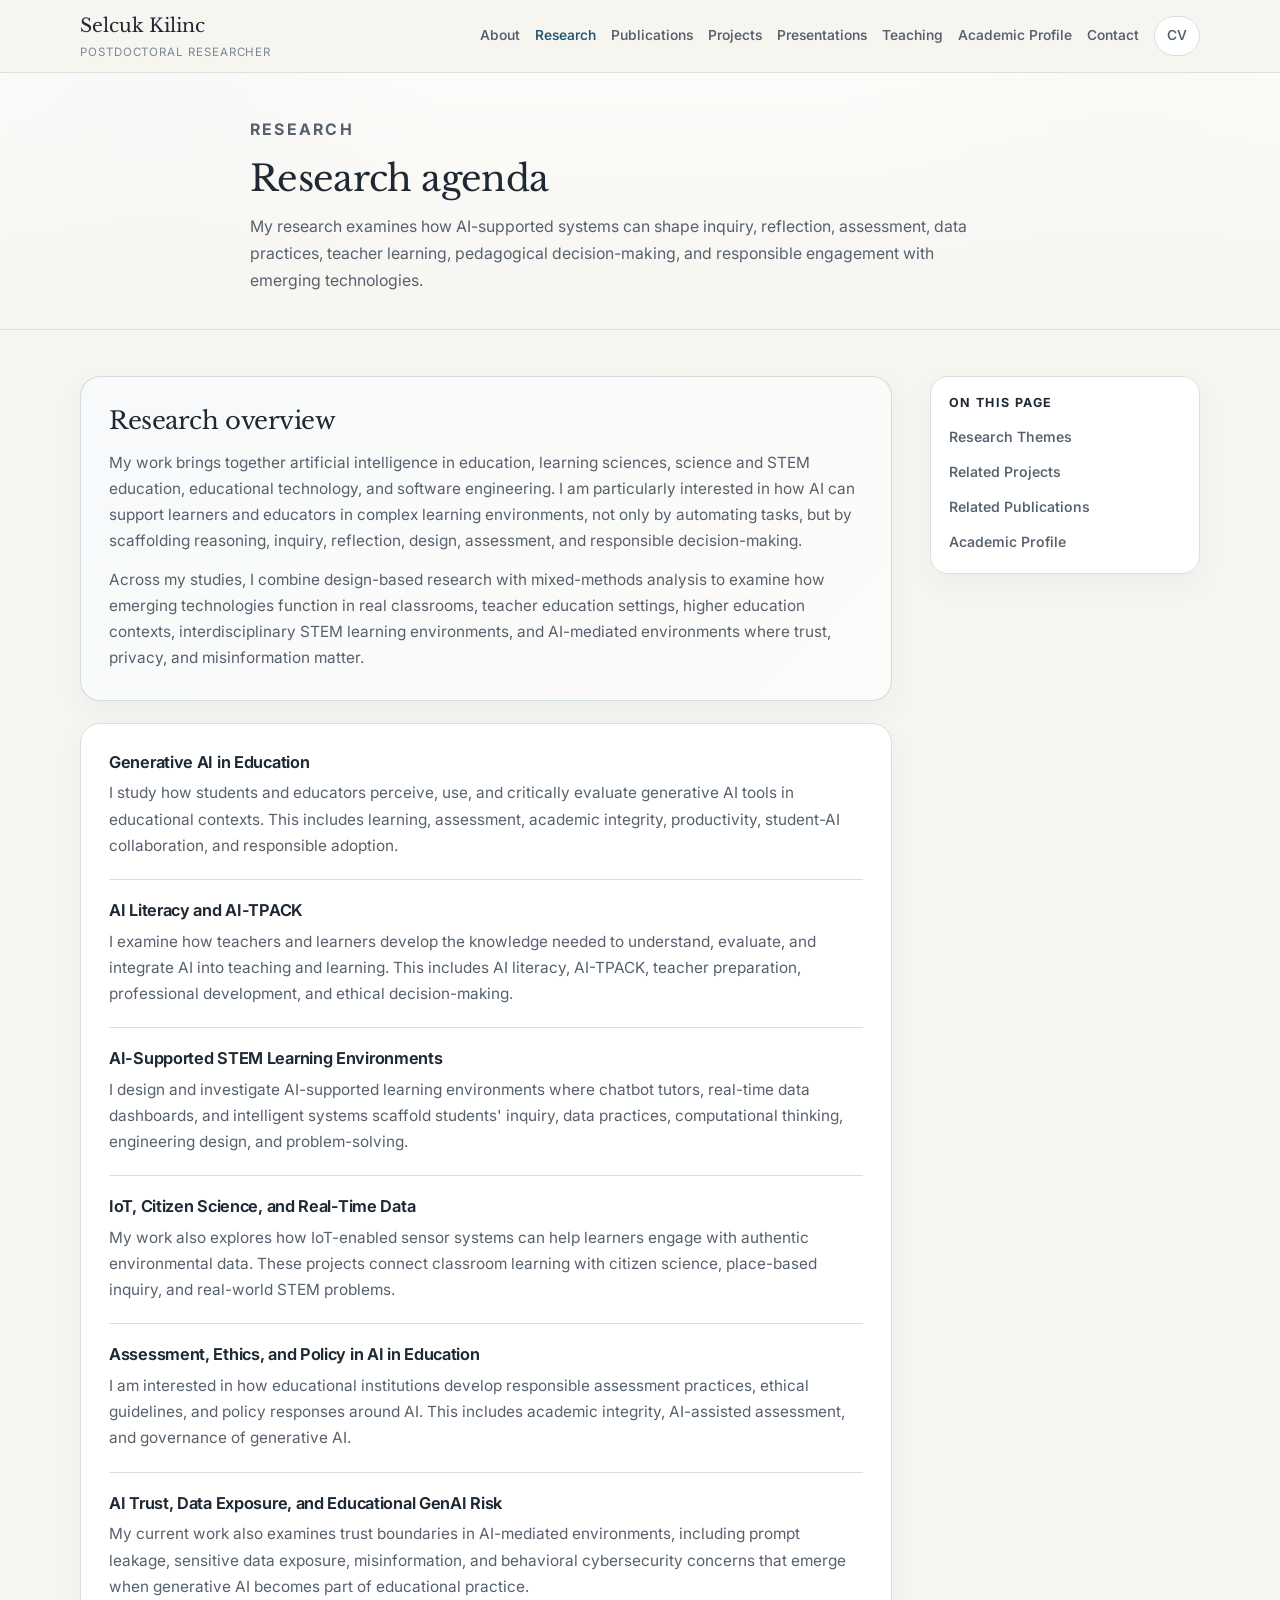
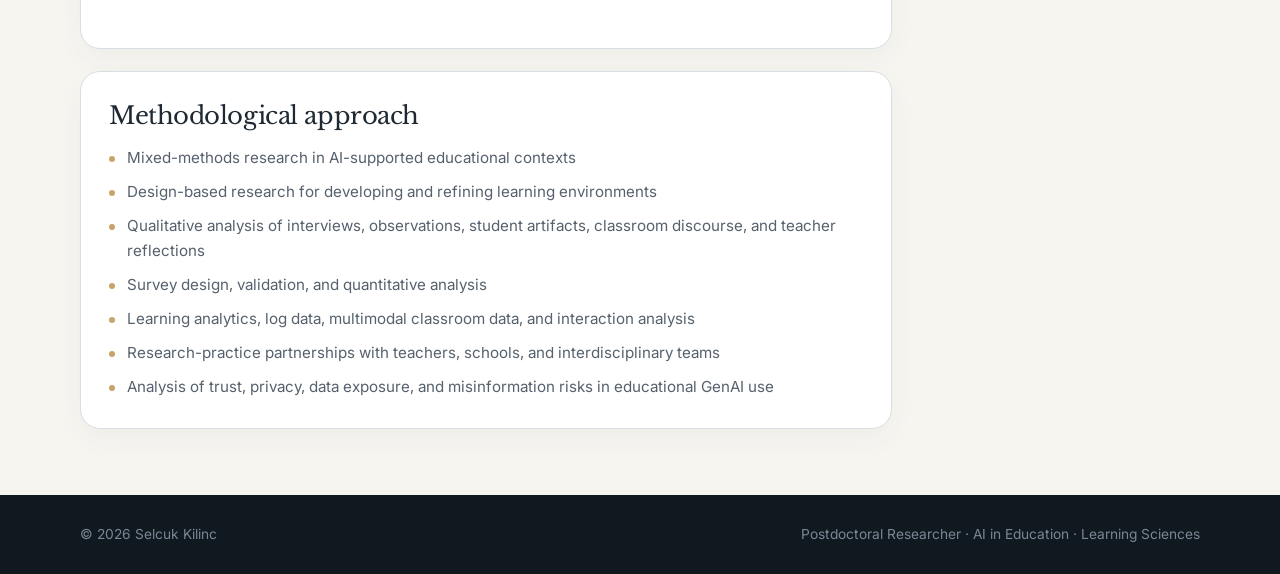
<file: research.html>
<!DOCTYPE html>
<html lang="en">
<head>
  <meta charset="UTF-8" />
  <meta name="viewport" content="width=device-width, initial-scale=1.0" />

  <title>Research | Selcuk Kilinc</title>
  <meta name="description" content="Research areas of Selcuk Kilinc in AI-supported teaching and learning, STEM education, learning sciences, generative AI, AI literacy, IoT-supported learning, and educational GenAI trust." />

  <link rel="preconnect" href="https://fonts.googleapis.com" />
  <link rel="preconnect" href="https://fonts.gstatic.com" crossorigin />
  <link href="https://fonts.googleapis.com/css2?family=Libre+Baskerville:wght@400;700&family=Inter:wght@400;500;600;700&display=swap" rel="stylesheet" />
  <link rel="stylesheet" href="assets/css/style.css" />
</head>

<body data-page="research">
  <header class="site-header" id="site-header">
    <nav class="nav container">
      <a class="brand" href="index.html">
        <span class="brand-name">Selcuk Kilinc</span>
        <span class="brand-subtitle">Postdoctoral Researcher</span>
      </a>

      <button class="nav-toggle" id="nav-toggle" type="button" aria-label="Open navigation">
        <span></span>
        <span></span>
      </button>

      <div class="nav-menu" id="nav-menu">
        <a href="about.html">About</a>
        <a href="research.html">Research</a>
        <a href="publications.html">Publications</a>
        <a href="projects.html">Projects</a>
        <a href="presentations.html">Presentations</a>
        <a href="teaching.html">Teaching</a>
        <a href="academic-profile.html">Academic Profile</a>
        <a href="contact.html">Contact</a>
        <a class="cv-link" href="assets/docs/Selcuk_Kilinc_CV.pdf" target="_blank" rel="noopener">CV</a>
      </div>
    </nav>
  </header>

  <main>
    <section class="page-hero">
      <div class="container page-hero-inner">
        <p class="section-label">Research</p>
        <h1>Research agenda</h1>
        <p>
          My research examines how AI-supported systems can shape inquiry, reflection, assessment, data practices, teacher learning, pedagogical decision-making, and responsible engagement with emerging technologies.
        </p>
      </div>
    </section>

    <section class="page-main">
      <div class="container page-grid">
        <div class="content-stack">
          <article class="content-block featured-block">
            <h2>Research overview</h2>
            <p>
              My work brings together artificial intelligence in education, learning sciences, science and STEM education, educational technology, and software engineering. I am particularly interested in how AI can support learners and educators in complex learning environments, not only by automating tasks, but by scaffolding reasoning, inquiry, reflection, design, assessment, and responsible decision-making.
            </p>
            <p>
              Across my studies, I combine design-based research with mixed-methods analysis to examine how emerging technologies function in real classrooms, teacher education settings, higher education contexts, interdisciplinary STEM learning environments, and AI-mediated environments where trust, privacy, and misinformation matter.
            </p>
          </article>

          <article class="content-block" id="ai-education">
            <div class="research-topic">
              <h3>Generative AI in Education</h3>
              <p>
                I study how students and educators perceive, use, and critically evaluate generative AI tools in educational contexts. This includes learning, assessment, academic integrity, productivity, student-AI collaboration, and responsible adoption.
              </p>
            </div>

            <div class="research-topic">
              <h3>AI Literacy and AI-TPACK</h3>
              <p>
                I examine how teachers and learners develop the knowledge needed to understand, evaluate, and integrate AI into teaching and learning. This includes AI literacy, AI-TPACK, teacher preparation, professional development, and ethical decision-making.
              </p>
            </div>

            <div class="research-topic">
              <h3>AI-Supported STEM Learning Environments</h3>
              <p>
                I design and investigate AI-supported learning environments where chatbot tutors, real-time data dashboards, and intelligent systems scaffold students' inquiry, data practices, computational thinking, engineering design, and problem-solving.
              </p>
            </div>

            <div class="research-topic">
              <h3>IoT, Citizen Science, and Real-Time Data</h3>
              <p>
                My work also explores how IoT-enabled sensor systems can help learners engage with authentic environmental data. These projects connect classroom learning with citizen science, place-based inquiry, and real-world STEM problems.
              </p>
            </div>

            <div class="research-topic">
              <h3>Assessment, Ethics, and Policy in AI in Education</h3>
              <p>
                I am interested in how educational institutions develop responsible assessment practices, ethical guidelines, and policy responses around AI. This includes academic integrity, AI-assisted assessment, and governance of generative AI.
              </p>
            </div>

            <div class="research-topic">
              <h3>AI Trust, Data Exposure, and Educational GenAI Risk</h3>
              <p>
                My current work also examines trust boundaries in AI-mediated environments, including prompt leakage, sensitive data exposure, misinformation, and behavioral cybersecurity concerns that emerge when generative AI becomes part of educational practice.
              </p>
            </div>
          </article>

          <article class="content-block">
            <h2>Methodological approach</h2>
            <ul class="detail-list">
              <li>Mixed-methods research in AI-supported educational contexts</li>
              <li>Design-based research for developing and refining learning environments</li>
              <li>Qualitative analysis of interviews, observations, student artifacts, classroom discourse, and teacher reflections</li>
              <li>Survey design, validation, and quantitative analysis</li>
              <li>Learning analytics, log data, multimodal classroom data, and interaction analysis</li>
              <li>Research-practice partnerships with teachers, schools, and interdisciplinary teams</li>
              <li>Analysis of trust, privacy, data exposure, and misinformation risks in educational GenAI use</li>
            </ul>
          </article>
        </div>

        <aside class="sidebar">
          <h2>On this page</h2>
          <ul>
            <li><a href="#ai-education">Research Themes</a></li>
            <li><a href="projects.html">Related Projects</a></li>
            <li><a href="publications.html">Related Publications</a></li>
            <li><a href="academic-profile.html">Academic Profile</a></li>
          </ul>
        </aside>
      </div>
    </section>
  </main>

  <footer class="site-footer">
    <div class="container footer-inner">
      <p>© <span id="year"></span> Selcuk Kilinc</p>
      <p>Postdoctoral Researcher · AI in Education · Learning Sciences</p>
    </div>
  </footer>

  <script src="assets/js/main.js"></script>
</body>
</html>
</file>
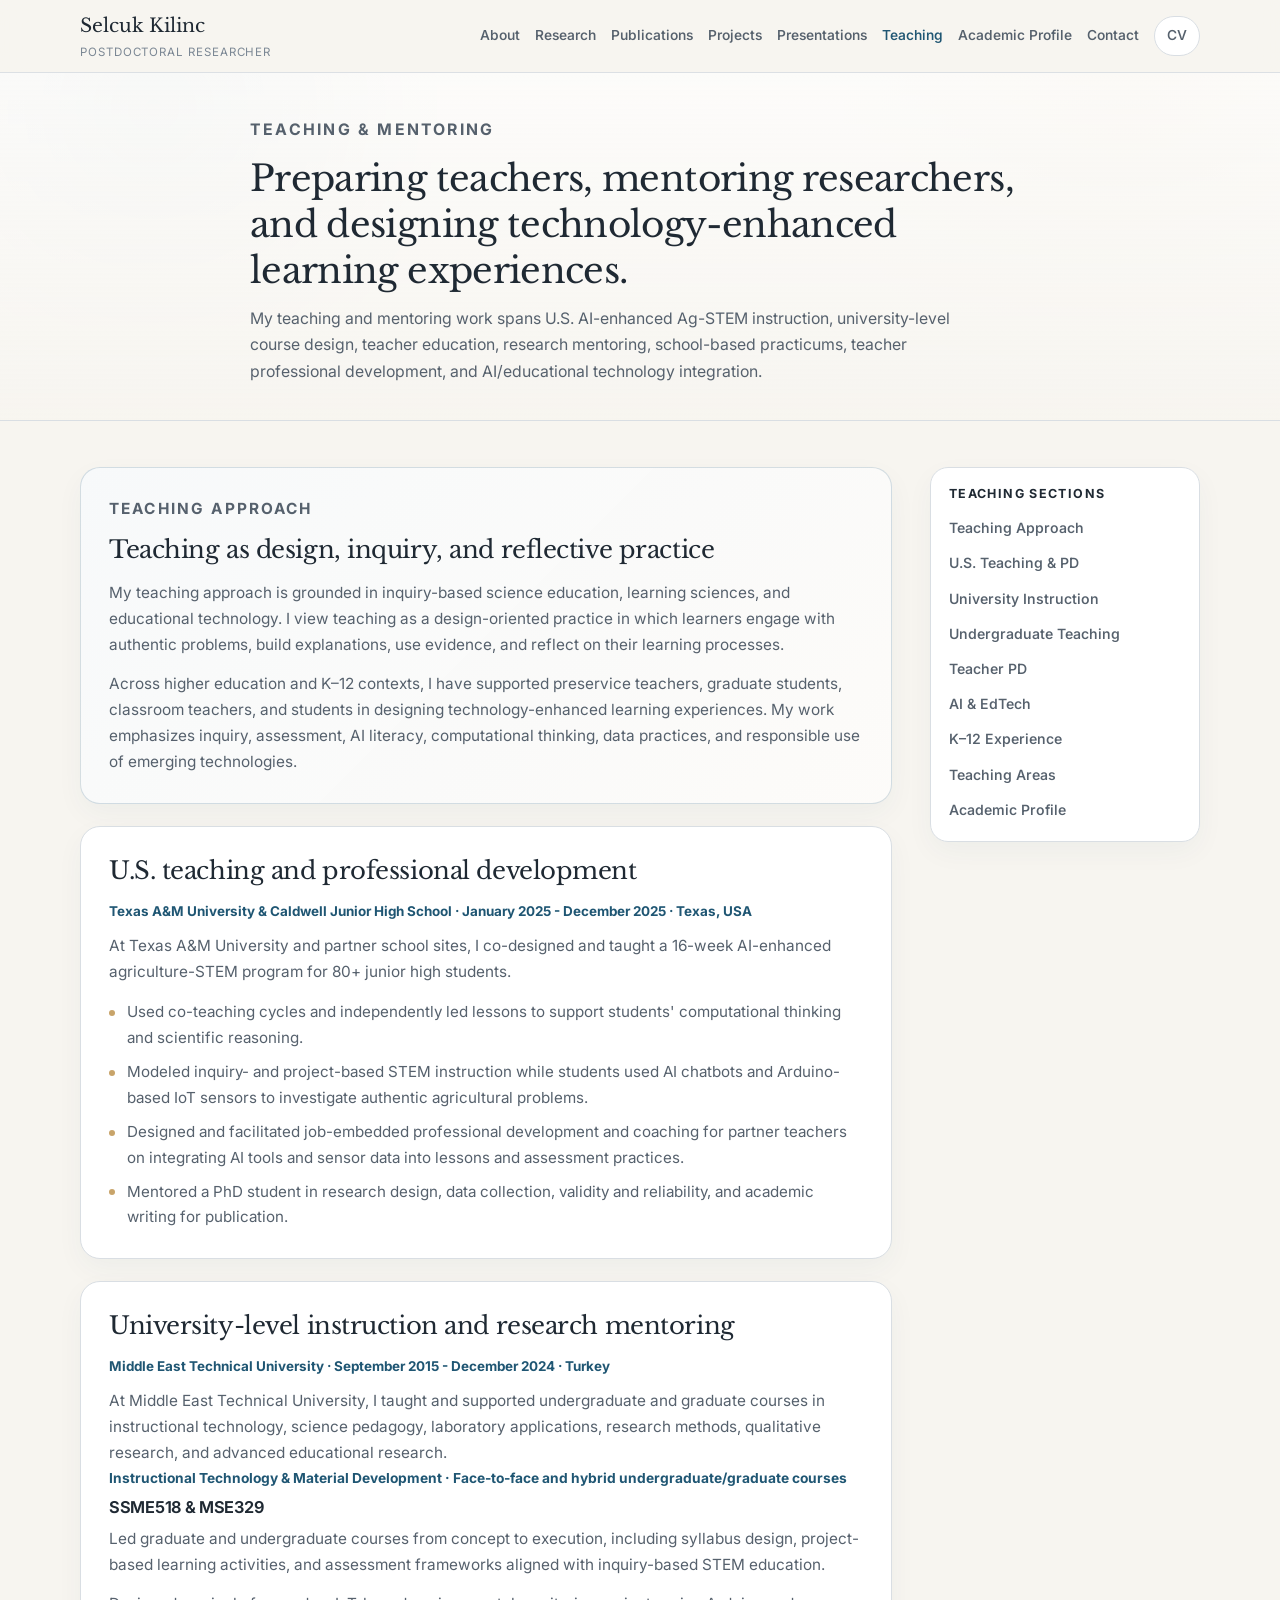
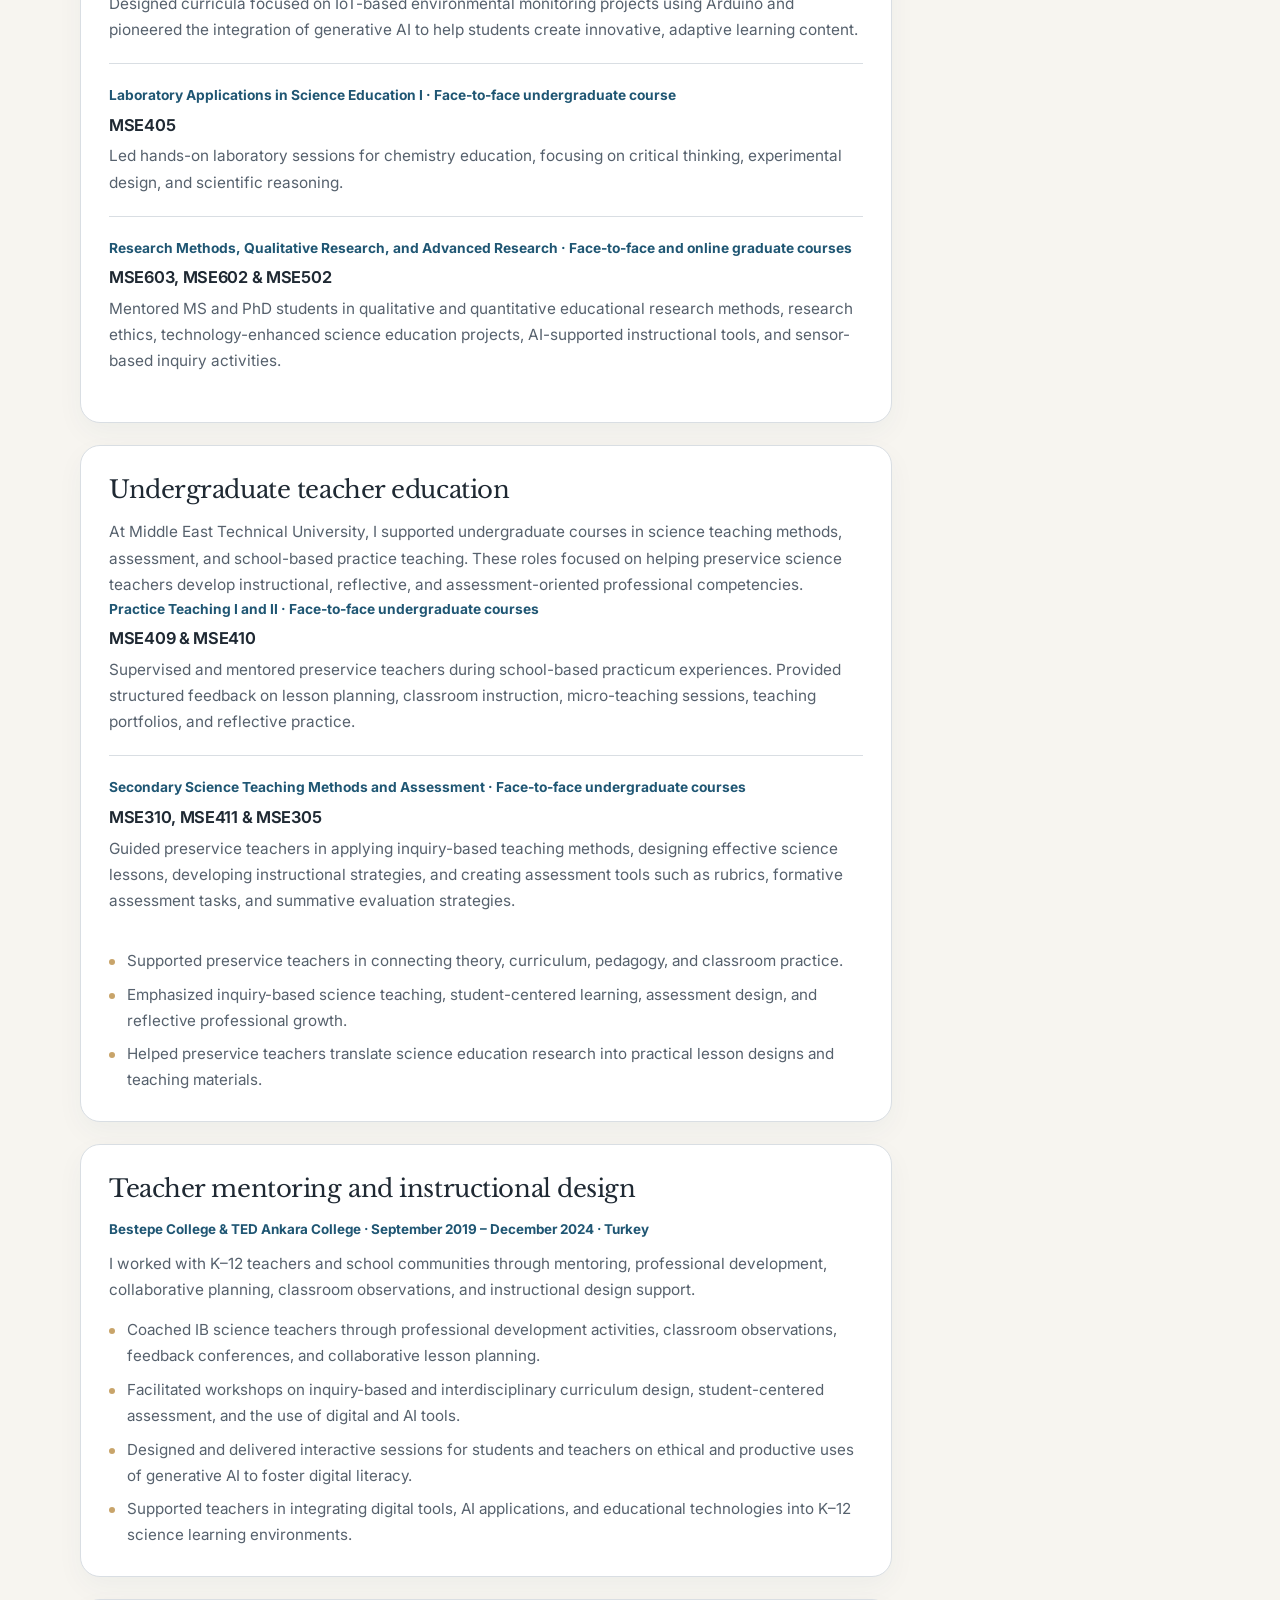
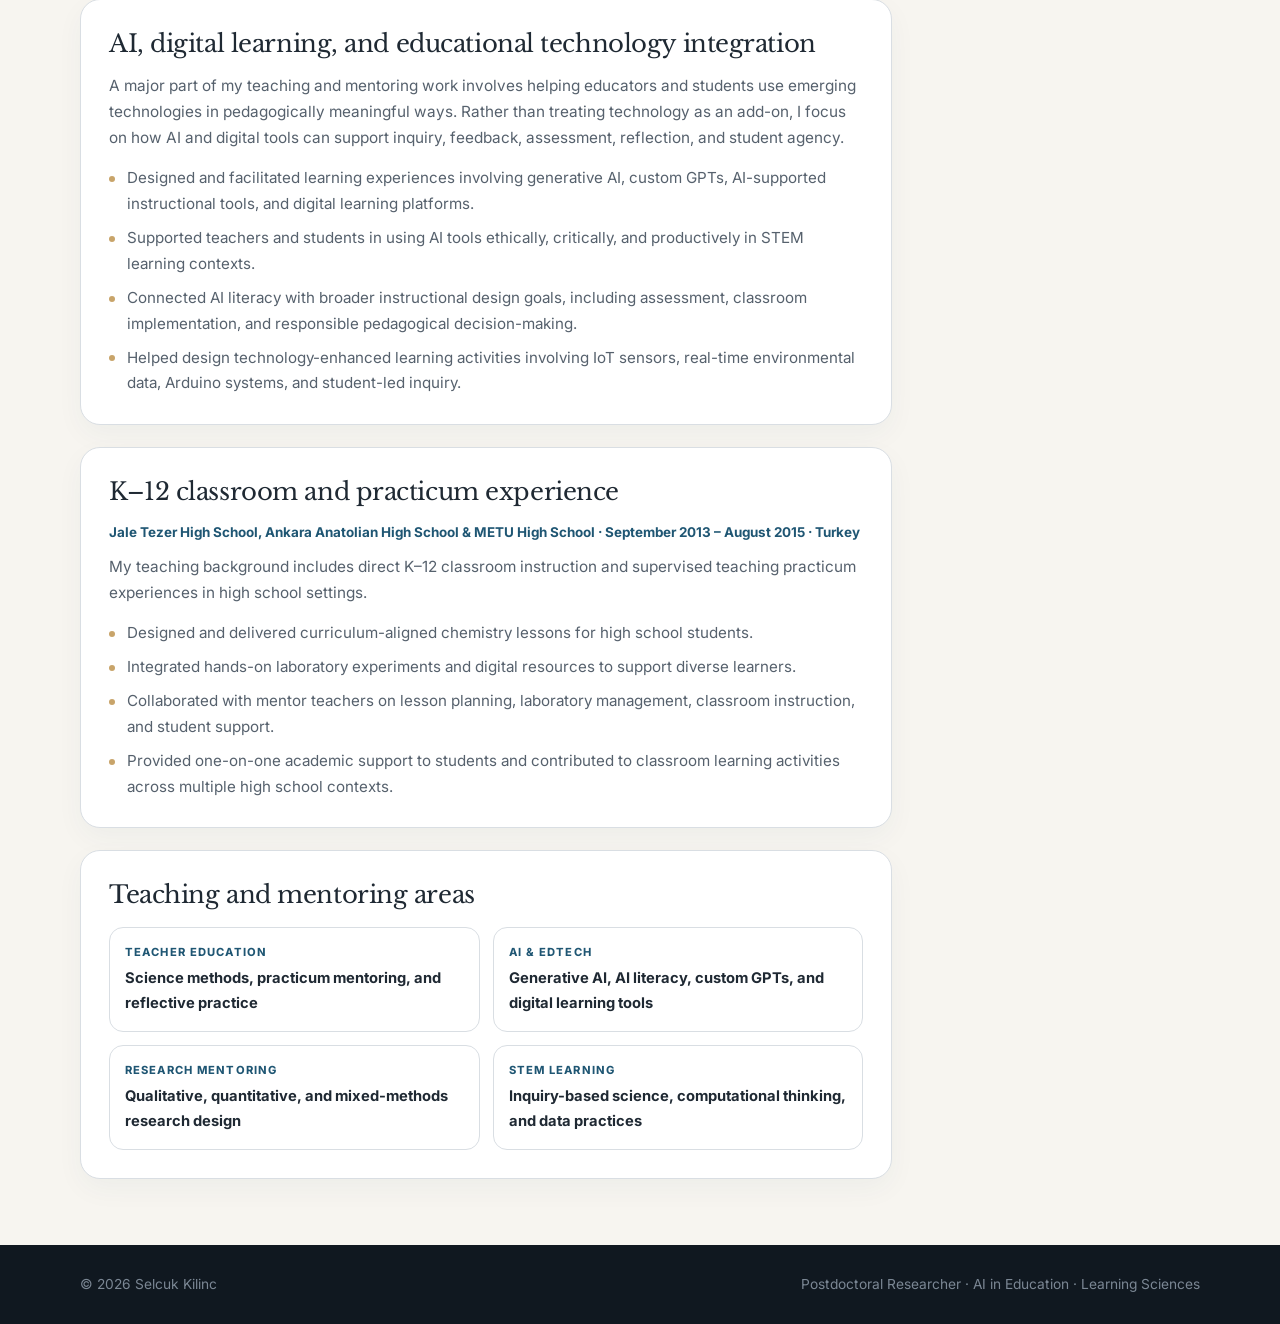
<file: teaching.html>
<!DOCTYPE html>
<html lang="en">
<head>
  <meta charset="UTF-8" />
  <meta name="viewport" content="width=device-width, initial-scale=1.0" />

  <title>Teaching & Mentoring | Selcuk Kilinc</title>
  <meta name="description" content="Teaching, mentoring, instructional design, and professional development experience of Selcuk Kilinc across higher education, teacher education, K–12 STEM contexts, and AI-supported learning." />

  <link rel="preconnect" href="https://fonts.googleapis.com" />
  <link rel="preconnect" href="https://fonts.gstatic.com" crossorigin />
  <link href="https://fonts.googleapis.com/css2?family=Libre+Baskerville:wght@400;700&family=Inter:wght@400;500;600;700&display=swap" rel="stylesheet" />
  <link rel="stylesheet" href="assets/css/style.css" />
</head>

<body data-page="teaching">
  <header class="site-header" id="site-header">
    <nav class="nav container">
      <a class="brand" href="index.html">
        <span class="brand-name">Selcuk Kilinc</span>
        <span class="brand-subtitle">Postdoctoral Researcher</span>
      </a>

      <button class="nav-toggle" id="nav-toggle" type="button" aria-label="Open navigation">
        <span></span>
        <span></span>
      </button>

      <div class="nav-menu" id="nav-menu">
        <a href="about.html">About</a>
        <a href="research.html">Research</a>
        <a href="publications.html">Publications</a>
        <a href="projects.html">Projects</a>
        <a href="presentations.html">Presentations</a>
        <a href="teaching.html">Teaching</a>
        <a href="academic-profile.html">Academic Profile</a>
        <a href="contact.html">Contact</a>
        <a class="cv-link" href="assets/docs/Selcuk_Kilinc_CV.pdf" target="_blank" rel="noopener">CV</a>
      </div>
    </nav>
  </header>

  <main>
    <section class="page-hero">
      <div class="container page-hero-inner">
        <p class="section-label">Teaching & Mentoring</p>
        <h1>Preparing teachers, mentoring researchers, and designing technology-enhanced learning experiences.</h1>
        <p>
          My teaching and mentoring work spans U.S. AI-enhanced Ag-STEM instruction, university-level course design, teacher education, research mentoring, school-based practicums, teacher professional development, and AI/educational technology integration.
        </p>
      </div>
    </section>

    <section class="page-main">
      <div class="container page-grid">
        <div class="content-stack">
          <article class="content-block featured-block" id="teaching-philosophy">
            <p class="section-label">Teaching approach</p>
            <h2>Teaching as design, inquiry, and reflective practice</h2>
            <p>
              My teaching approach is grounded in inquiry-based science education, learning sciences, and educational technology. I view teaching as a design-oriented practice in which learners engage with authentic problems, build explanations, use evidence, and reflect on their learning processes.
            </p>
            <p>
              Across higher education and K–12 contexts, I have supported preservice teachers, graduate students, classroom teachers, and students in designing technology-enhanced learning experiences. My work emphasizes inquiry, assessment, AI literacy, computational thinking, data practices, and responsible use of emerging technologies.
            </p>
          </article>

          <article class="content-block" id="us-teaching">
            <h2>U.S. teaching and professional development</h2>
            <span class="meta-line">Texas A&amp;M University & Caldwell Junior High School · January 2025 - December 2025 · Texas, USA</span>
            <p>
              At Texas A&amp;M University and partner school sites, I co-designed and taught a 16-week AI-enhanced agriculture-STEM program for 80+ junior high students.
            </p>

            <ul class="detail-list">
              <li>Used co-teaching cycles and independently led lessons to support students' computational thinking and scientific reasoning.</li>
              <li>Modeled inquiry- and project-based STEM instruction while students used AI chatbots and Arduino-based IoT sensors to investigate authentic agricultural problems.</li>
              <li>Designed and facilitated job-embedded professional development and coaching for partner teachers on integrating AI tools and sensor data into lessons and assessment practices.</li>
              <li>Mentored a PhD student in research design, data collection, validity and reliability, and academic writing for publication.</li>
            </ul>
          </article>

          <article class="content-block" id="university-teaching">
            <h2>University-level instruction and research mentoring</h2>
            <span class="meta-line">Middle East Technical University · September 2015 - December 2024 · Turkey</span>
            <p>
              At Middle East Technical University, I taught and supported undergraduate and graduate courses in instructional technology, science pedagogy, laboratory applications, research methods, qualitative research, and advanced educational research.
            </p>

            <div class="profile-entry">
              <span class="date">Instructional Technology & Material Development · Face-to-face and hybrid undergraduate/graduate courses</span>
              <h3>SSME518 & MSE329</h3>
              <p>
                Led graduate and undergraduate courses from concept to execution, including syllabus design, project-based learning activities, and assessment frameworks aligned with inquiry-based STEM education.
              </p>
              <p>
                Designed curricula focused on IoT-based environmental monitoring projects using Arduino and pioneered the integration of generative AI to help students create innovative, adaptive learning content.
              </p>
            </div>

            <div class="profile-entry">
              <span class="date">Laboratory Applications in Science Education I · Face-to-face undergraduate course</span>
              <h3>MSE405</h3>
              <p>
                Led hands-on laboratory sessions for chemistry education, focusing on critical thinking, experimental design, and scientific reasoning.
              </p>
            </div>

            <div class="profile-entry">
              <span class="date">Research Methods, Qualitative Research, and Advanced Research · Face-to-face and online graduate courses</span>
              <h3>MSE603, MSE602 & MSE502</h3>
              <p>
                Mentored MS and PhD students in qualitative and quantitative educational research methods, research ethics, technology-enhanced science education projects, AI-supported instructional tools, and sensor-based inquiry activities.
              </p>
            </div>
          </article>

          <article class="content-block" id="undergraduate-teaching">
            <h2>Undergraduate teacher education</h2>
            <p>
              At Middle East Technical University, I supported undergraduate courses in science teaching methods, assessment, and school-based practice teaching. These roles focused on helping preservice science teachers develop instructional, reflective, and assessment-oriented professional competencies.
            </p>

            <div class="profile-entry">
              <span class="date">Practice Teaching I and II · Face-to-face undergraduate courses</span>
              <h3>MSE409 & MSE410</h3>
              <p>
                Supervised and mentored preservice teachers during school-based practicum experiences. Provided structured feedback on lesson planning, classroom instruction, micro-teaching sessions, teaching portfolios, and reflective practice.
              </p>
            </div>

            <div class="profile-entry">
              <span class="date">Secondary Science Teaching Methods and Assessment · Face-to-face undergraduate courses</span>
              <h3>MSE310, MSE411 & MSE305</h3>
              <p>
                Guided preservice teachers in applying inquiry-based teaching methods, designing effective science lessons, developing instructional strategies, and creating assessment tools such as rubrics, formative assessment tasks, and summative evaluation strategies.
              </p>
            </div>

            <ul class="detail-list">
              <li>Supported preservice teachers in connecting theory, curriculum, pedagogy, and classroom practice.</li>
              <li>Emphasized inquiry-based science teaching, student-centered learning, assessment design, and reflective professional growth.</li>
              <li>Helped preservice teachers translate science education research into practical lesson designs and teaching materials.</li>
            </ul>
          </article>

          <article class="content-block" id="teacher-pd">
            <h2>Teacher mentoring and instructional design</h2>
            <span class="meta-line">Bestepe College & TED Ankara College · September 2019 – December 2024 · Turkey</span>
            <p>
              I worked with K–12 teachers and school communities through mentoring, professional development, collaborative planning, classroom observations, and instructional design support.
            </p>

            <ul class="detail-list">
              <li>Coached IB science teachers through professional development activities, classroom observations, feedback conferences, and collaborative lesson planning.</li>
              <li>Facilitated workshops on inquiry-based and interdisciplinary curriculum design, student-centered assessment, and the use of digital and AI tools.</li>
              <li>Designed and delivered interactive sessions for students and teachers on ethical and productive uses of generative AI to foster digital literacy.</li>
              <li>Supported teachers in integrating digital tools, AI applications, and educational technologies into K–12 science learning environments.</li>
            </ul>
          </article>

          <article class="content-block" id="ai-edtech">
            <h2>AI, digital learning, and educational technology integration</h2>
            <p>
              A major part of my teaching and mentoring work involves helping educators and students use emerging technologies in pedagogically meaningful ways. Rather than treating technology as an add-on, I focus on how AI and digital tools can support inquiry, feedback, assessment, reflection, and student agency.
            </p>

            <ul class="detail-list">
              <li>Designed and facilitated learning experiences involving generative AI, custom GPTs, AI-supported instructional tools, and digital learning platforms.</li>
              <li>Supported teachers and students in using AI tools ethically, critically, and productively in STEM learning contexts.</li>
              <li>Connected AI literacy with broader instructional design goals, including assessment, classroom implementation, and responsible pedagogical decision-making.</li>
              <li>Helped design technology-enhanced learning activities involving IoT sensors, real-time environmental data, Arduino systems, and student-led inquiry.</li>
            </ul>
          </article>

          <article class="content-block" id="k12-classroom">
            <h2>K–12 classroom and practicum experience</h2>
            <span class="meta-line">Jale Tezer High School, Ankara Anatolian High School & METU High School · September 2013 – August 2015 · Turkey</span>
            <p>
              My teaching background includes direct K–12 classroom instruction and supervised teaching practicum experiences in high school settings.
            </p>

            <ul class="detail-list">
              <li>Designed and delivered curriculum-aligned chemistry lessons for high school students.</li>
              <li>Integrated hands-on laboratory experiments and digital resources to support diverse learners.</li>
              <li>Collaborated with mentor teachers on lesson planning, laboratory management, classroom instruction, and student support.</li>
              <li>Provided one-on-one academic support to students and contributed to classroom learning activities across multiple high school contexts.</li>
            </ul>
          </article>

          <article class="content-block" id="teaching-areas">
            <h2>Teaching and mentoring areas</h2>
            <div class="profile-microgrid">
              <div class="profile-microcard">
                <span>Teacher education</span>
                <strong>Science methods, practicum mentoring, and reflective practice</strong>
              </div>

              <div class="profile-microcard">
                <span>AI & EdTech</span>
                <strong>Generative AI, AI literacy, custom GPTs, and digital learning tools</strong>
              </div>

              <div class="profile-microcard">
                <span>Research mentoring</span>
                <strong>Qualitative, quantitative, and mixed-methods research design</strong>
              </div>

              <div class="profile-microcard">
                <span>STEM learning</span>
                <strong>Inquiry-based science, computational thinking, and data practices</strong>
              </div>
            </div>
          </article>
        </div>

        <aside class="sidebar">
          <h2>Teaching sections</h2>
          <ul>
            <li><a href="#teaching-philosophy">Teaching Approach</a></li>
            <li><a href="#us-teaching">U.S. Teaching & PD</a></li>
            <li><a href="#university-teaching">University Instruction</a></li>
            <li><a href="#undergraduate-teaching">Undergraduate Teaching</a></li>
            <li><a href="#teacher-pd">Teacher PD</a></li>
            <li><a href="#ai-edtech">AI & EdTech</a></li>
            <li><a href="#k12-classroom">K–12 Experience</a></li>
            <li><a href="#teaching-areas">Teaching Areas</a></li>
            <li><a href="academic-profile.html">Academic Profile</a></li>
          </ul>
        </aside>
      </div>
    </section>
  </main>

  <footer class="site-footer">
    <div class="container footer-inner">
      <p>© <span id="year"></span> Selcuk Kilinc</p>
      <p>Postdoctoral Researcher · AI in Education · Learning Sciences</p>
    </div>
  </footer>

  <script src="assets/js/main.js"></script>
</body>
</html>
</file>
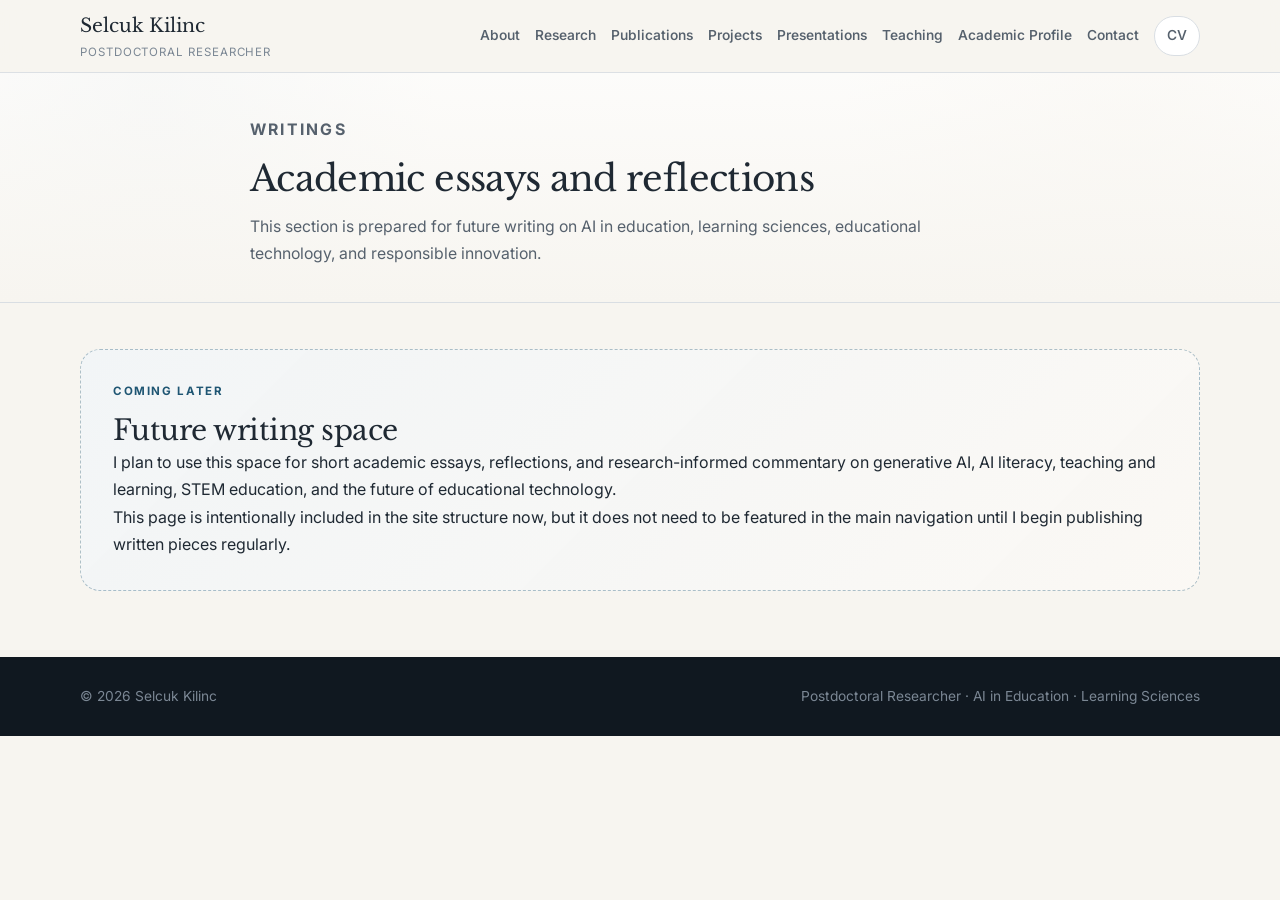
<file: writings.html>
<!DOCTYPE html>
<html lang="en">
<head>
  <meta charset="UTF-8" />
  <meta name="viewport" content="width=device-width, initial-scale=1.0" />

  <title>Writings | Selcuk Kilinc</title>
  <meta name="description" content="Future writings and academic reflections by Selcuk Kilinc." />

  <link rel="preconnect" href="https://fonts.googleapis.com" />
  <link rel="preconnect" href="https://fonts.gstatic.com" crossorigin />
  <link href="https://fonts.googleapis.com/css2?family=Libre+Baskerville:wght@400;700&family=Inter:wght@400;500;600;700&display=swap" rel="stylesheet" />
  <link rel="stylesheet" href="assets/css/style.css" />
</head>

<body data-page="writings">
  <header class="site-header" id="site-header">
    <nav class="nav container">
      <a class="brand" href="index.html">
        <span class="brand-name">Selcuk Kilinc</span>
        <span class="brand-subtitle">Postdoctoral Researcher</span>
      </a>

      <button class="nav-toggle" id="nav-toggle" type="button" aria-label="Open navigation">
        <span></span>
        <span></span>
      </button>

      <div class="nav-menu" id="nav-menu">
        <a href="about.html">About</a>
        <a href="research.html">Research</a>
        <a href="publications.html">Publications</a>
        <a href="projects.html">Projects</a>
        <a href="presentations.html">Presentations</a>
        <a href="teaching.html">Teaching</a>
        <a href="academic-profile.html">Academic Profile</a>
        <a href="contact.html">Contact</a>
        <a class="cv-link" href="assets/docs/Selcuk_Kilinc_CV.pdf" target="_blank" rel="noopener">CV</a>
      </div>
    </nav>
  </header>

  <main>
    <section class="page-hero">
      <div class="container page-hero-inner">
        <p class="section-label">Writings</p>
        <h1>Academic essays and reflections</h1>
        <p>
          This section is prepared for future writing on AI in education, learning sciences, educational technology, and responsible innovation.
        </p>
      </div>
    </section>

    <section class="page-main">
      <div class="container">
        <article class="writing-placeholder">
          <p class="section-label">Coming later</p>
          <h2>Future writing space</h2>
          <p>
            I plan to use this space for short academic essays, reflections, and research-informed commentary on generative AI, AI literacy, teaching and learning, STEM education, and the future of educational technology.
          </p>
          <p>
            This page is intentionally included in the site structure now, but it does not need to be featured in the main navigation until I begin publishing written pieces regularly.
          </p>
        </article>
      </div>
    </section>
  </main>

  <footer class="site-footer">
    <div class="container footer-inner">
      <p>© <span id="year"></span> Selcuk Kilinc</p>
      <p>Postdoctoral Researcher · AI in Education · Learning Sciences</p>
    </div>
  </footer>

  <script src="assets/js/main.js"></script>
</body>
</html>
</file>
<file: assets/css/style.css>
:root {
  --bg: #f7f5f0;
  --paper: #ffffff;
  --soft: #eef2f3;
  --ink: #1f2933;
  --muted: #56616d;
  --light: #7b8794;
  --line: #d9dee3;
  --blue: #1f5673;
  --blue-dark: #183d55;
  --sand: #c8a46a;
  --sand-soft: #efe4d2;
  --rg: #00a68a;
  --linkedin: #0a66c2;
  --orcid: #a6ce39;
  --scholar: #3f6fb5;
  --shadow: 0 18px 45px rgba(24, 61, 85, 0.08);
  --shadow-soft: 0 10px 28px rgba(24, 61, 85, 0.045);

  --serif: "Libre Baskerville", Georgia, serif;
  --sans: "Inter", system-ui, -apple-system, BlinkMacSystemFont, "Segoe UI", sans-serif;
}

* {
  box-sizing: border-box;
}

html {
  scroll-behavior: smooth;
}

body {
  margin: 0;
  color: var(--ink);
  background: var(--bg);
  font-family: var(--sans);
  font-size: 16px;
  line-height: 1.7;
}

body.nav-open {
  overflow: hidden;
}

a {
  color: var(--blue);
  text-decoration: none;
}

a:hover {
  color: var(--blue-dark);
  text-decoration: underline;
  text-underline-offset: 4px;
}

a:focus-visible,
button:focus-visible {
  outline: 3px solid rgba(31, 86, 115, 0.28);
  outline-offset: 3px;
}

img {
  max-width: 100%;
  display: block;
}

h1,
h2,
h3 {
  margin: 0;
  color: var(--ink);
  line-height: 1.28;
  letter-spacing: -0.018em;
}

/* Refined academic heading scale */
h1 {
  font-family: var(--serif);
  font-size: clamp(2rem, 3.2vw, 3.15rem);
  font-weight: 400;
  max-width: 850px;
}

h2 {
  font-family: var(--serif);
  font-size: clamp(1.45rem, 2.2vw, 2.1rem);
  font-weight: 400;
}

h3 {
  font-size: 1.02rem;
  font-weight: 650;
}

p {
  margin: 0;
}

strong {
  font-weight: 700;
}

em {
  font-style: italic;
}

.container {
  width: min(1120px, calc(100% - 40px));
  margin: 0 auto;
}

/* Header */

.site-header {
  position: sticky;
  top: 0;
  z-index: 100;
  background: rgba(247, 245, 240, 0.94);
  border-bottom: 1px solid rgba(217, 222, 227, 0.9);
  backdrop-filter: blur(14px);
}

.nav {
  min-height: 72px;
  display: flex;
  align-items: center;
  justify-content: space-between;
  gap: 28px;
}

.brand {
  display: grid;
  gap: 1px;
  color: var(--ink);
}

.brand:hover {
  text-decoration: none;
}

.brand-name {
  font-family: var(--serif);
  font-size: 1.18rem;
  color: var(--ink);
}

.brand-subtitle {
  color: var(--light);
  font-size: 0.72rem;
  letter-spacing: 0.08em;
  text-transform: uppercase;
}

.nav-menu {
  display: flex;
  align-items: center;
  gap: 15px;
}

.nav-menu a {
  color: var(--muted);
  font-size: 0.86rem;
  font-weight: 550;
}

.nav-menu a:hover,
.nav-menu a.is-active {
  color: var(--blue);
  text-decoration: none;
}

.cv-link {
  padding: 7px 12px;
  border: 1px solid var(--line);
  border-radius: 999px;
  background: var(--paper);
}

.nav-toggle {
  display: none;
  width: 40px;
  height: 40px;
  border: 1px solid var(--line);
  border-radius: 999px;
  background: var(--paper);
  cursor: pointer;
}

.nav-toggle span {
  display: block;
  width: 18px;
  height: 2px;
  margin: 5px auto;
  background: var(--ink);
}

/* Home hero */

.hero {
  padding: 58px 0 54px;
  background:
    linear-gradient(180deg, rgba(255,255,255,0.65), rgba(247,245,240,0.95)),
    radial-gradient(circle at 15% 20%, rgba(31,86,115,0.075), transparent 28%),
    radial-gradient(circle at 90% 10%, rgba(200,164,106,0.10), transparent 24%);
  border-bottom: 1px solid rgba(217, 222, 227, 0.65);
}

.hero-grid {
  display: grid;
  grid-template-columns: minmax(0, 1.22fr) 310px;
  gap: 56px;
  align-items: center;
}

.hero h1 {
  max-width: 760px;
}

.section-label {
  display: block;
  margin-bottom: 12px;
  color: var(--blue);
  font-size: 0.72rem;
  font-weight: 700;
  letter-spacing: 0.14em;
  text-transform: uppercase;
}

.hero-summary {
  max-width: 720px;
  margin-top: 18px;
  color: var(--muted);
  font-size: 1.02rem;
  line-height: 1.72;
}

.hero-actions {
  display: flex;
  flex-wrap: wrap;
  gap: 11px;
  margin-top: 24px;
}

.button {
  display: inline-flex;
  align-items: center;
  justify-content: center;
  min-height: 40px;
  padding: 8px 15px;
  border-radius: 999px;
  border: 1px solid var(--line);
  font-size: 0.88rem;
  font-weight: 650;
  transition: 180ms ease;
}

.button:hover {
  text-decoration: none;
  transform: translateY(-1px);
}

.button.primary {
  color: white;
  background: var(--blue);
  border-color: var(--blue);
}

.button.primary:hover {
  background: var(--blue-dark);
  border-color: var(--blue-dark);
}

.button.secondary {
  color: var(--blue-dark);
  background: var(--paper);
}

.small-button {
  margin-top: 24px;
}

/* Social buttons */

.social-button-row {
  display: flex;
  flex-wrap: wrap;
  gap: 9px;
  margin-top: 22px;
}

.social-button {
  display: inline-flex;
  align-items: center;
  gap: 8px;
  min-height: 40px;
  padding: 8px 13px;
  border: 1px solid var(--line);
  border-radius: 999px;
  color: var(--muted);
  background: rgba(255, 255, 255, 0.78);
  font-size: 0.86rem;
  font-weight: 650;
  transition: 180ms ease;
  box-shadow: 0 6px 16px rgba(24, 61, 85, 0.035);
}

.social-button:hover {
  background: var(--paper);
  text-decoration: none;
  transform: translateY(-2px);
  box-shadow: 0 12px 26px rgba(24, 61, 85, 0.075);
}

.social-icon {
  width: 24px;
  height: 24px;
  display: inline-grid;
  place-items: center;
  border-radius: 999px;
  color: white;
  background: var(--blue);
  font-size: 0.7rem;
  font-weight: 750;
  letter-spacing: -0.02em;
}

.social-button.scholar .social-icon {
  background: var(--scholar);
}

.social-button.rg-link {
  color: #087967;
  border-color: rgba(0, 166, 138, 0.28);
  background: rgba(0, 166, 138, 0.055);
}

.social-button.rg-link:hover {
  border-color: rgba(0, 166, 138, 0.48);
  background: rgba(0, 166, 138, 0.09);
}

.social-button.rg-link .social-icon {
  background: var(--rg);
}

.social-button.linkedin .social-icon {
  background: var(--linkedin);
}

.social-button.orcid .social-icon {
  background: var(--orcid);
  color: #1f2933;
}

.social-icon.rg {
  font-family: Georgia, serif;
  letter-spacing: -0.08em;
}

.social-icon.rg sup {
  font-size: 0.55rem;
  position: relative;
  top: -1px;
}

/* Profile panel */

.profile-panel {
  padding: 11px;
  background: var(--paper);
  border: 1px solid var(--line);
  border-radius: 22px;
  box-shadow: var(--shadow);
}

.profile-panel img {
  aspect-ratio: 4 / 5;
  object-fit: cover;
  border-radius: 16px;
}

.profile-meta {
  display: grid;
  gap: 2px;
  padding: 14px 7px 4px;
}

.profile-meta strong {
  font-size: 0.92rem;
}

.profile-meta span {
  color: var(--light);
  font-size: 0.86rem;
}

/* Sections */

.section {
  padding: 58px 0;
}

.section.soft {
  background: var(--soft);
}

.intro-grid {
  display: grid;
  grid-template-columns: 0.82fr 1.28fr;
  gap: 52px;
}

.prose {
  color: var(--muted);
  font-size: 0.98rem;
}

.prose p + p {
  margin-top: 14px;
}

.text-link {
  display: inline-flex;
  margin-top: 18px;
  font-weight: 650;
}

.section-heading {
  max-width: 720px;
  margin-bottom: 28px;
}

.section-note {
  margin-top: 10px;
  color: var(--muted);
  font-size: 0.96rem;
}

.quiet-grid {
  display: grid;
  grid-template-columns: repeat(4, 1fr);
  gap: 1px;
  border: 1px solid var(--line);
  background: var(--line);
}

.quiet-grid article {
  min-height: 205px;
  padding: 22px;
  background: var(--paper);
}

.quiet-grid h3 {
  margin-bottom: 10px;
}

.quiet-grid p {
  color: var(--muted);
  font-size: 0.92rem;
}

/* Publications */

.publication-preview {
  max-width: 980px;
}

.citation-list {
  display: grid;
  gap: 0;
  border-top: 1px solid var(--line);
}

.citation-item {
  display: grid;
  grid-template-columns: 70px minmax(0, 1fr);
  gap: 18px;
  padding: 20px 0;
  border-bottom: 1px solid var(--line);
}

.citation-year {
  color: var(--blue);
  font-weight: 700;
  font-size: 0.92rem;
}

.citation-text {
  color: var(--ink);
  font-size: 0.94rem;
  line-height: 1.68;
}

.citation-text em {
  font-style: italic;
}

.citation-item a {
  display: inline-block;
  margin-top: 7px;
  font-size: 0.86rem;
  word-break: break-word;
}

.author-me {
  font-weight: 700;
  color: var(--ink);
}

/* Projects */

.project-grid {
  display: grid;
  grid-template-columns: 1fr 1fr;
  gap: 20px;
}

.project-card {
  padding: 25px;
  background: var(--paper);
  border: 1px solid var(--line);
  border-radius: 18px;
  box-shadow: 0 10px 28px rgba(24, 61, 85, 0.05);
}

.project-type {
  display: block;
  margin-bottom: 12px;
  color: var(--sand);
  font-size: 0.72rem;
  font-weight: 750;
  letter-spacing: 0.12em;
  text-transform: uppercase;
}

.project-card h3 {
  margin-bottom: 10px;
}

.project-card p {
  color: var(--muted);
  font-size: 0.94rem;
}

.project-card a {
  display: inline-flex;
  margin-top: 16px;
  font-weight: 650;
}

/* Academic profile preview on homepage */

.profile-preview-grid {
  display: grid;
  grid-template-columns: 0.95fr 1.35fr;
  gap: 26px;
  align-items: stretch;
}

.profile-preview-card {
  padding: 28px;
  border: 1px solid var(--line);
  border-radius: 22px;
  background:
    linear-gradient(135deg, rgba(31,86,115,0.055), rgba(200,164,106,0.07)),
    var(--paper);
  box-shadow: var(--shadow-soft);
}

.profile-preview-card p:not(.section-label) {
  color: var(--muted);
  margin-top: 12px;
}

.profile-preview-list {
  display: grid;
  grid-template-columns: 1fr 1fr;
  gap: 13px;
}

.profile-preview-item {
  padding: 16px;
  border: 1px solid var(--line);
  border-radius: 16px;
  background: var(--paper);
  box-shadow: var(--shadow-soft);
}

.profile-preview-item span {
  display: block;
  margin-bottom: 5px;
  color: var(--blue);
  font-size: 0.7rem;
  font-weight: 750;
  letter-spacing: 0.12em;
  text-transform: uppercase;
}

.profile-preview-item strong {
  display: block;
  color: var(--ink);
  line-height: 1.35;
  font-size: 0.94rem;
}

/* Closing */

.closing {
  background: var(--paper);
}

.closing-box {
  padding: 38px;
  border: 1px solid var(--line);
  border-radius: 22px;
  background:
    linear-gradient(135deg, rgba(31,86,115,0.07), rgba(200,164,106,0.08)),
    var(--paper);
}

.closing-box p:not(.section-label) {
  max-width: 720px;
  margin-top: 12px;
  color: var(--muted);
}

/* Page hero */

.page-hero {
  padding: 44px 0 34px;
  background:
    linear-gradient(180deg, rgba(255,255,255,0.68), rgba(247,245,240,0.96)),
    radial-gradient(circle at 12% 10%, rgba(31,86,115,0.065), transparent 25%),
    radial-gradient(circle at 88% 16%, rgba(200,164,106,0.085), transparent 25%);
  border-bottom: 1px solid var(--line);
}

.page-hero-inner {
  max-width: 780px;
}

.page-hero h1 {
  margin-bottom: 12px;
  font-size: clamp(1.85rem, 2.8vw, 2.7rem);
  max-width: 780px;
}

.page-hero p {
  max-width: 730px;
  color: var(--muted);
  font-size: 0.99rem;
  line-height: 1.7;
}

/* Page layout */

.page-main {
  padding: 46px 0 66px;
}

.page-grid {
  display: grid;
  grid-template-columns: minmax(0, 1fr) 270px;
  gap: 38px;
  align-items: start;
}

.sidebar {
  position: sticky;
  top: 94px;
  padding: 18px;
  border: 1px solid var(--line);
  border-radius: 18px;
  background: var(--paper);
  box-shadow: var(--shadow-soft);
}

.sidebar h2 {
  font-family: var(--sans);
  margin-bottom: 12px;
  color: var(--ink);
  font-size: 0.78rem;
  font-weight: 700;
  letter-spacing: 0.11em;
  text-transform: uppercase;
}

.sidebar ul {
  list-style: none;
  margin: 0;
  padding: 0;
}

.sidebar li + li {
  margin-top: 8px;
}

.sidebar a {
  color: var(--muted);
  font-size: 0.88rem;
  font-weight: 550;
}

.sidebar a:hover {
  color: var(--blue);
  text-decoration: none;
}

.content-stack {
  display: grid;
  gap: 22px;
}

.content-block {
  padding: 28px;
  border: 1px solid var(--line);
  border-radius: 20px;
  background: var(--paper);
  box-shadow: var(--shadow-soft);
  scroll-margin-top: 96px;
}

.content-block.featured-block {
  border-color: rgba(31, 86, 115, 0.18);
  background:
    linear-gradient(135deg, rgba(31,86,115,0.035), rgba(200,164,106,0.04)),
    var(--paper);
}

.content-block h2 {
  margin-bottom: 14px;
  font-size: clamp(1.35rem, 1.9vw, 1.75rem);
}

.content-block h3 {
  margin-top: 22px;
  margin-bottom: 8px;
}

.content-block p {
  color: var(--muted);
  font-size: 0.96rem;
}

.content-block p + p {
  margin-top: 13px;
}

/* Lists */

.detail-list,
.clean-list {
  list-style: none;
  margin: 14px 0 0;
  padding: 0;
}

.detail-list li,
.clean-list li {
  position: relative;
  padding-left: 18px;
  color: var(--muted);
  font-size: 0.95rem;
}

.detail-list li + li,
.clean-list li + li {
  margin-top: 8px;
}

.detail-list li::before,
.clean-list li::before {
  content: "";
  position: absolute;
  left: 0;
  top: 0.72em;
  width: 6px;
  height: 6px;
  border-radius: 999px;
  background: var(--sand);
}

.meta-line {
  display: block;
  margin-bottom: 10px;
  color: var(--blue);
  font-size: 0.84rem;
  font-weight: 700;
}

/* Research page */

.research-topic {
  padding: 20px 0;
  border-top: 1px solid var(--line);
}

.research-topic:first-of-type {
  border-top: none;
  padding-top: 0;
}

.research-topic h3 {
  margin-top: 0;
}

/* Publications page */

.publication-category {
  margin-top: 30px;
}

.publication-category:first-of-type {
  margin-top: 0;
}

.publication-category h2 {
  padding-bottom: 11px;
  border-bottom: 1px solid var(--line);
}

.full-citation-list {
  list-style: none;
  margin: 0;
  padding: 0;
}

.full-citation-list li {
  padding: 16px 0;
  border-bottom: 1px solid var(--line);
}

.full-citation-list li:last-child {
  border-bottom: none;
}

.citation-title {
  color: var(--ink);
}

.citation-venue {
  color: var(--muted);
}

.citation-link {
  display: inline-block;
  margin-top: 6px;
  font-size: 0.86rem;
  word-break: break-word;
}

.status-badge {
  display: inline-flex;
  align-items: center;
  margin-bottom: 7px;
  padding: 4px 9px;
  border: 1px solid rgba(31, 86, 115, 0.18);
  border-radius: 999px;
  color: var(--blue-dark);
  background: rgba(31, 86, 115, 0.07);
  font-size: 0.68rem;
  font-weight: 750;
  letter-spacing: 0.08em;
  line-height: 1.3;
  text-transform: uppercase;
}

.status-badge.accepted {
  border-color: rgba(0, 122, 96, 0.2);
  color: #11644f;
  background: rgba(0, 122, 96, 0.07);
}

/* Projects page */

.project-detail {
  padding: 24px 0;
  border-top: 1px solid var(--line);
}

.project-detail:first-of-type {
  border-top: none;
  padding-top: 0;
}

.project-detail h2 {
  margin-bottom: 8px;
}

.project-detail .project-type {
  margin-bottom: 14px;
}

.project-columns {
  display: grid;
  grid-template-columns: repeat(3, 1fr);
  gap: 16px;
  margin-top: 16px;
}

.project-columns div {
  padding: 16px;
  border: 1px solid var(--line);
  border-radius: 15px;
  background: #fbfaf7;
}

.project-columns h3 {
  margin-top: 0;
  font-size: 0.93rem;
}

/* Presentations page */

.presentation-group + .presentation-group {
  margin-top: 30px;
}

.presentation-list {
  list-style: none;
  margin: 0;
  padding: 0;
}

.presentation-list li {
  padding: 16px 0;
  border-bottom: 1px solid var(--line);
  color: var(--muted);
  font-size: 0.95rem;
}

.presentation-list li:last-child {
  border-bottom: none;
}

.presentation-title {
  display: block;
  margin-top: 3px;
  color: var(--ink);
  font-weight: 600;
}

.presentation-venue {
  display: block;
  margin-top: 4px;
  color: var(--muted);
}

/* Academic profile */

.profile-intro {
  padding: 0;
  overflow: hidden;
}

.profile-intro-grid {
  display: grid;
  grid-template-columns: 1fr 1.25fr;
  gap: 1px;
  background: var(--line);
}

.profile-intro-panel {
  padding: 28px;
  background: var(--paper);
}

.profile-intro-panel.soft-panel {
  background:
    linear-gradient(135deg, rgba(31,86,115,0.06), rgba(200,164,106,0.07)),
    #fbfaf7;
}

.profile-intro-panel h2 {
  margin-bottom: 12px;
}

.profile-microgrid {
  display: grid;
  grid-template-columns: 1fr 1fr;
  gap: 13px;
  margin-top: 16px;
}

.profile-microcard {
  padding: 15px;
  border: 1px solid var(--line);
  border-radius: 14px;
  background: rgba(255,255,255,0.72);
}

.profile-microcard span {
  display: block;
  margin-bottom: 4px;
  color: var(--blue);
  font-size: 0.7rem;
  font-weight: 750;
  letter-spacing: 0.1em;
  text-transform: uppercase;
}

.profile-microcard strong {
  display: block;
  color: var(--ink);
  font-size: 0.92rem;
}

.profile-skill-grid {
  display: grid;
  grid-template-columns: 1fr 1fr;
  gap: 14px;
  margin-top: 18px;
}

.skill-panel {
  padding: 18px;
  border: 1px solid var(--line);
  border-radius: 16px;
  background: #fbfaf7;
}

.skill-panel h3 {
  margin-top: 0;
}

.skill-panel .detail-list {
  margin-top: 10px;
}

.certification-section {
  margin-top: 28px;
  padding-top: 4px;
  border-top: 1px solid var(--line);
}

.profile-entry {
  padding: 20px 0;
  border-top: 1px solid var(--line);
}

.profile-entry:first-of-type {
  padding-top: 0;
  border-top: none;
}

.profile-entry h3 {
  margin-top: 0;
}

.profile-entry .date {
  display: block;
  margin-bottom: 7px;
  color: var(--blue);
  font-size: 0.86rem;
  font-weight: 700;
}

.role-subtitle {
  display: block;
  margin-top: 4px;
  color: var(--light);
  font-size: 0.88rem;
  font-weight: 500;
}

.role-highlight {
  margin-top: 12px;
  padding: 13px 15px;
  border-left: 3px solid var(--sand);
  background: #fbfaf7;
  color: var(--muted);
  border-radius: 0 12px 12px 0;
}

.role-highlight strong {
  color: var(--ink);
}

.education-work {
  margin-top: 10px;
  color: var(--muted);
}

.education-work a {
  font-weight: 650;
}

.education-work-label {
  color: var(--ink);
  font-weight: 700;
}

/* Accordion */

.accordion {
  display: grid;
  gap: 10px;
  margin-top: 16px;
}

.accordion-item {
  border: 1px solid var(--line);
  border-radius: 16px;
  background: #fbfaf7;
  overflow: hidden;
}

.accordion-button {
  width: 100%;
  padding: 15px 17px;
  border: 0;
  background: transparent;
  color: var(--ink);
  display: flex;
  align-items: center;
  justify-content: space-between;
  cursor: pointer;
  font-weight: 700;
  text-align: left;
}

.accordion-button::after {
  content: "+";
  color: var(--blue);
  font-size: 1.15rem;
}

.accordion-item.is-open .accordion-button::after {
  content: "–";
}

.accordion-panel {
  display: none;
  padding: 0 17px 17px;
}

.accordion-item.is-open .accordion-panel {
  display: block;
}

/* Contact */

.contact-grid {
  display: grid;
  grid-template-columns: 1fr 1fr;
  gap: 20px;
}

.contact-card {
  padding: 26px;
  border: 1px solid var(--line);
  border-radius: 20px;
  background: var(--paper);
  box-shadow: var(--shadow-soft);
}

.contact-card h2 {
  margin-bottom: 14px;
}

.email-link {
  display: inline-flex;
  margin-top: 8px;
  color: var(--blue);
  font-size: 1.02rem;
  font-weight: 700;
}

.contact-links {
  display: grid;
  justify-items: start;
  gap: 5px;
  margin-top: 8px;
}

.contact-links .email-link {
  margin-top: 0;
}

.phone-link {
  color: var(--muted);
  font-size: 0.94rem;
  font-weight: 650;
}

.writing-placeholder {
  padding: 32px;
  border: 1px dashed rgba(31, 86, 115, 0.35);
  border-radius: 20px;
  background:
    linear-gradient(135deg, rgba(31,86,115,0.06), rgba(200,164,106,0.07)),
    var(--paper);
}

/* Footer */

.site-footer {
  padding: 28px 0;
  color: var(--light);
  background: #101820;
}

.footer-inner {
  display: flex;
  justify-content: space-between;
  gap: 20px;
  font-size: 0.86rem;
}

/* Responsive */

@media (max-width: 940px) {
  .hero-grid,
  .intro-grid,
  .project-grid,
  .profile-preview-grid,
  .page-grid,
  .contact-grid,
  .project-columns,
  .profile-intro-grid {
    grid-template-columns: 1fr;
  }

  .profile-panel {
    max-width: 310px;
  }

  .quiet-grid {
    grid-template-columns: repeat(2, 1fr);
  }

  .profile-preview-list {
    grid-template-columns: 1fr 1fr;
  }

  .sidebar {
    position: static;
  }

  .nav-toggle {
    display: block;
  }

  .nav-menu {
    position: fixed;
    top: 72px;
    left: 20px;
    right: 20px;
    display: none;
    flex-direction: column;
    align-items: stretch;
    gap: 0;
    padding: 18px;
    background: var(--paper);
    border: 1px solid var(--line);
    border-radius: 18px;
    box-shadow: var(--shadow);
  }

  .nav-menu.is-open {
    display: flex;
  }

  .nav-menu a {
    padding: 10px 0;
  }
}

@media (max-width: 640px) {
  .container {
    width: min(100% - 28px, 1120px);
  }

  .hero {
    padding: 42px 0 46px;
  }

  h1 {
    font-size: 1.95rem;
  }

  h2 {
    font-size: 1.55rem;
  }

  .page-hero {
    padding: 34px 0 28px;
  }

  .page-hero h1 {
    font-size: 1.75rem;
  }

  .quiet-grid,
  .profile-preview-list {
    grid-template-columns: 1fr;
  }

  .citation-item {
    grid-template-columns: 1fr;
    gap: 6px;
  }

  .content-block,
  .contact-card,
  .writing-placeholder {
    padding: 22px;
  }

  .profile-intro-panel {
    padding: 22px;
  }

  .profile-microgrid {
    grid-template-columns: 1fr;
  }

  .profile-skill-grid {
    grid-template-columns: 1fr;
  }

  .social-button-row {
    flex-direction: column;
    align-items: stretch;
  }

  .social-button {
    justify-content: center;
  }

  .footer-inner {
    flex-direction: column;
  }
}

@media (prefers-reduced-motion: reduce) {
  html {
    scroll-behavior: auto;
  }

  *,
  *::before,
  *::after {
    scroll-behavior: auto !important;
    transition-duration: 0.01ms !important;
  }
}
</file>
